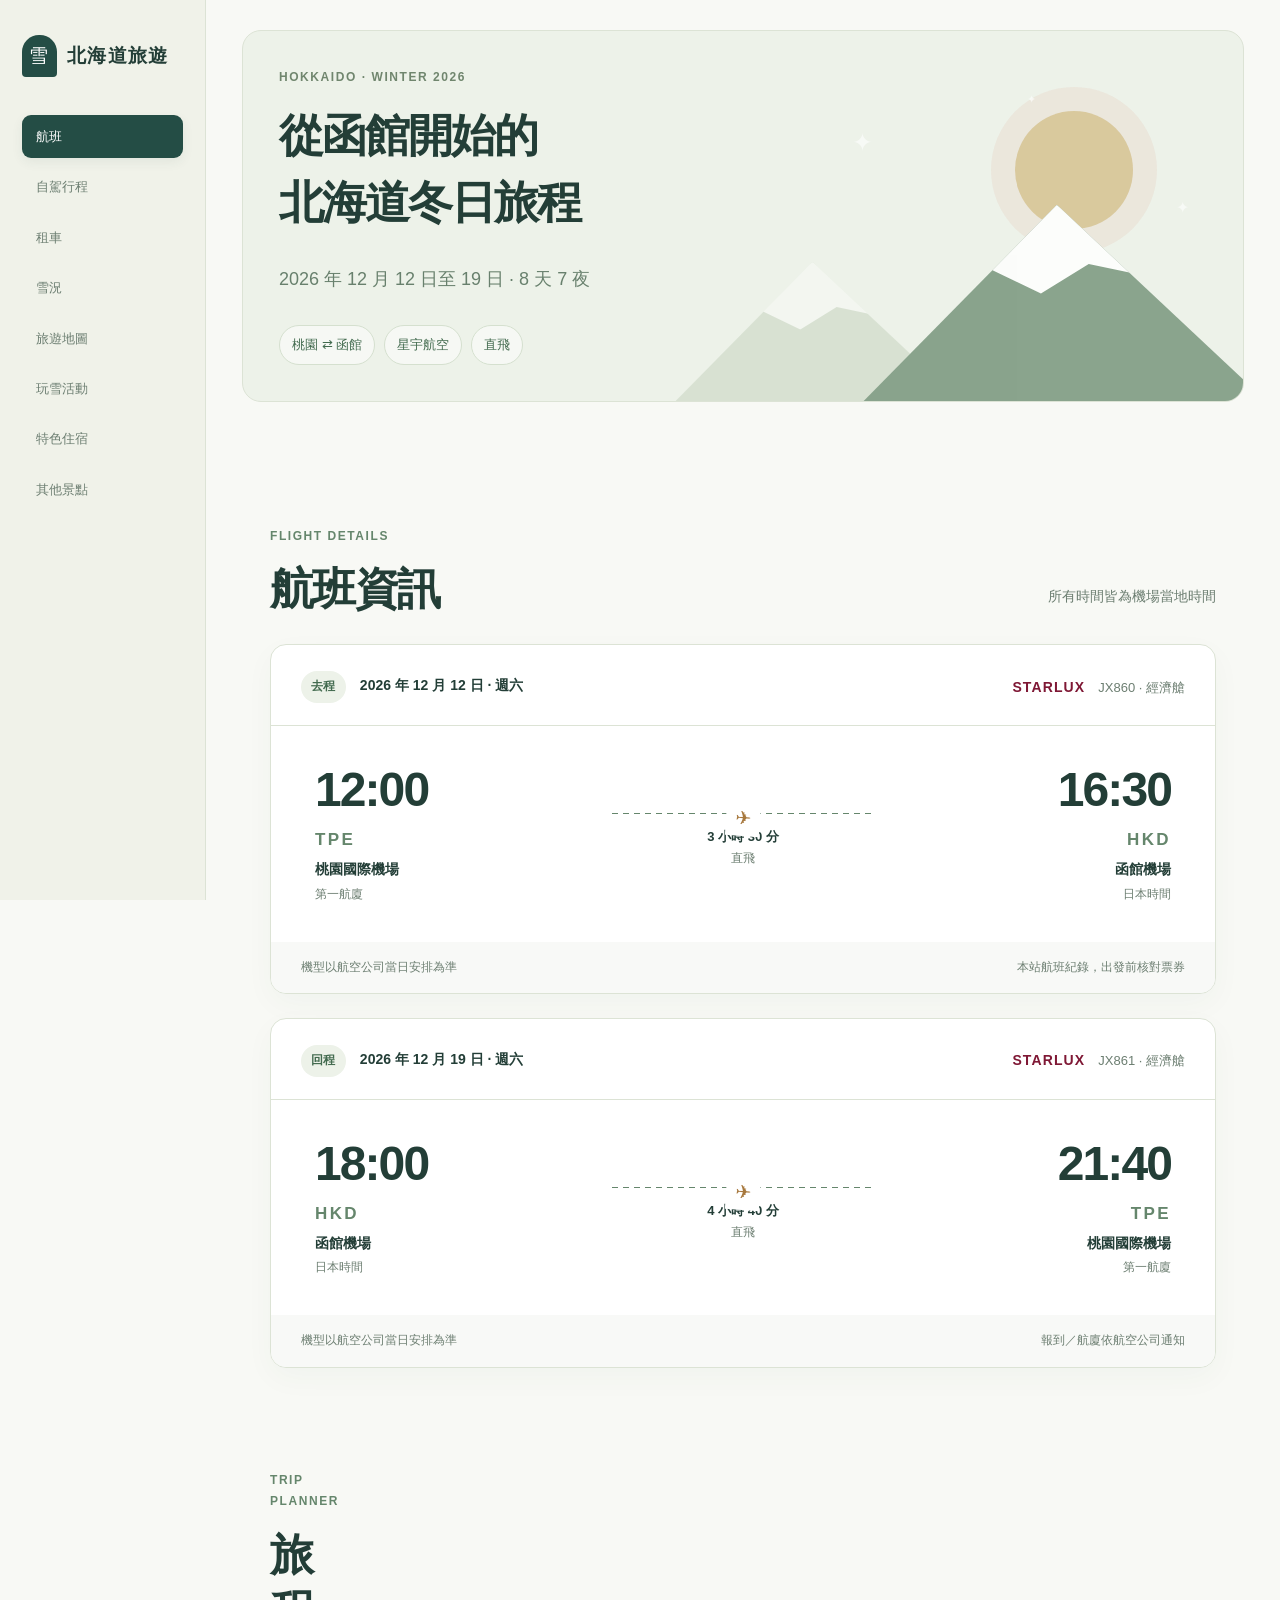
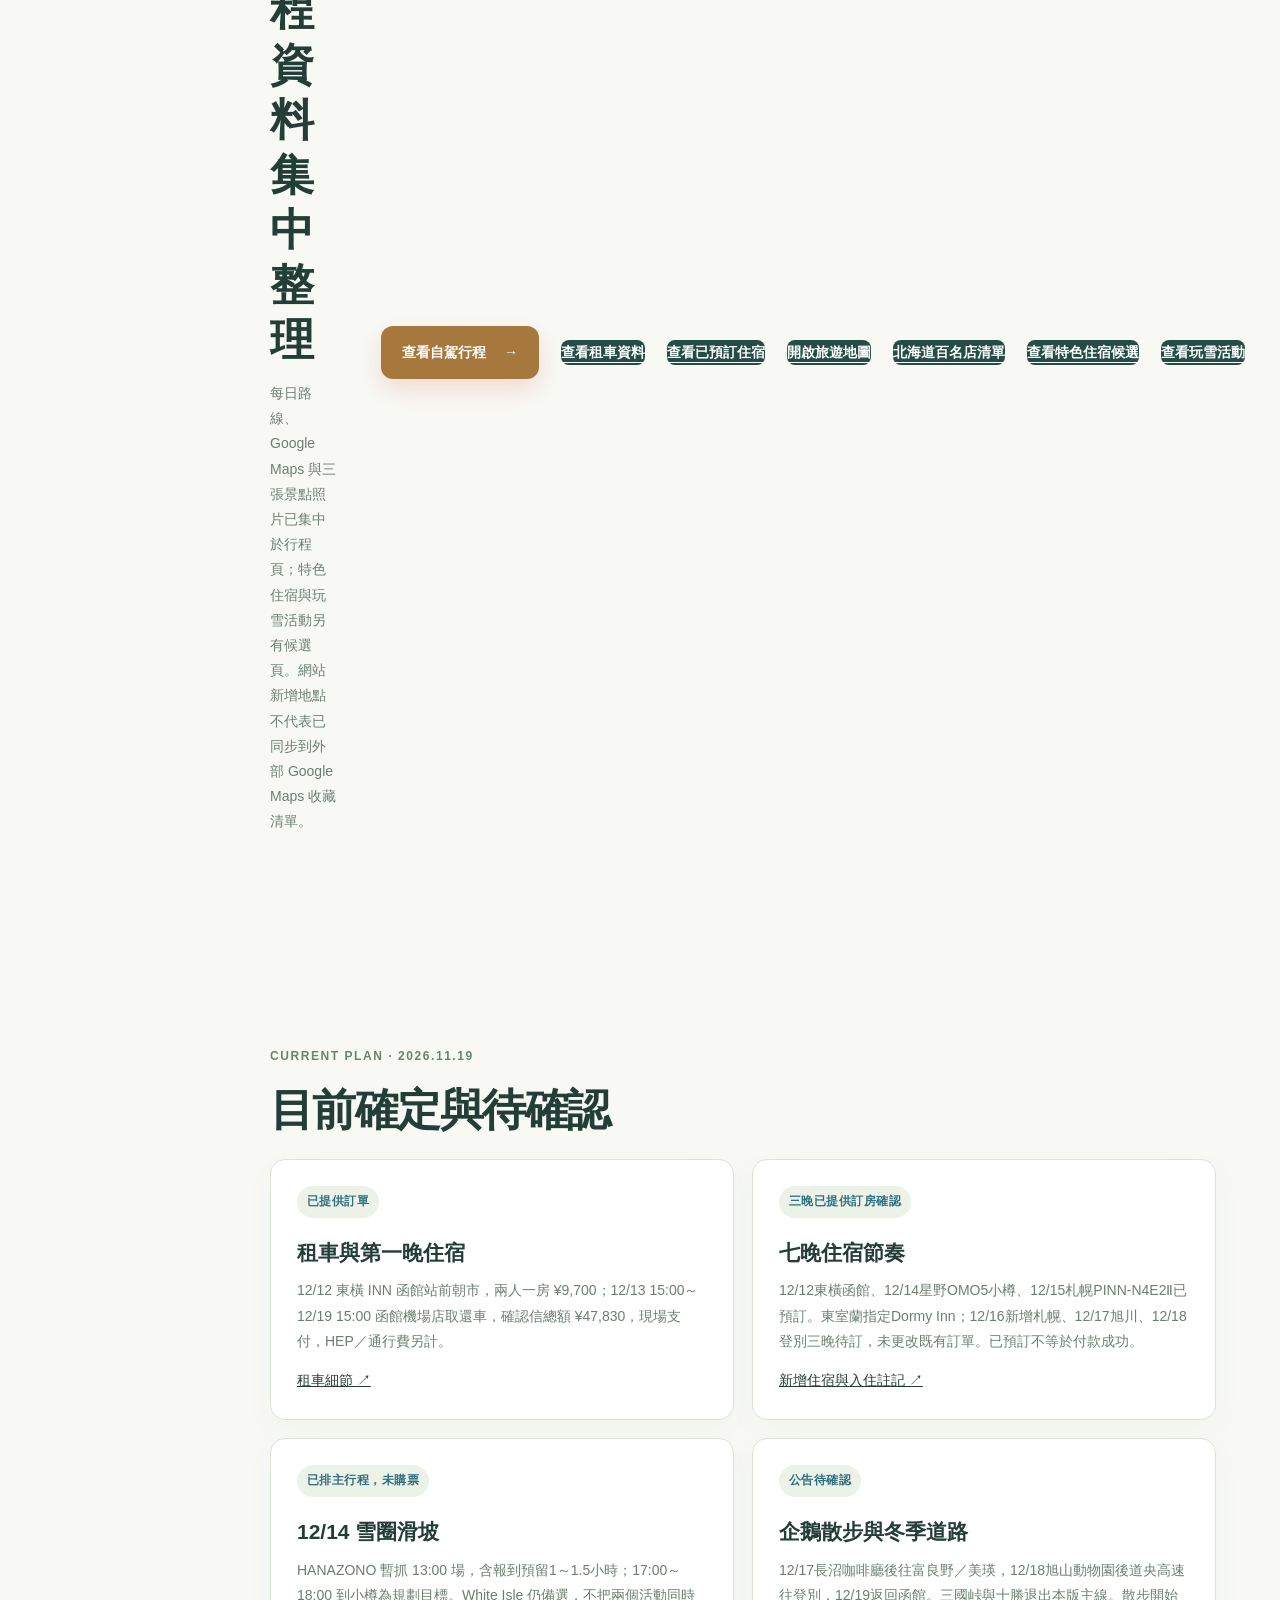
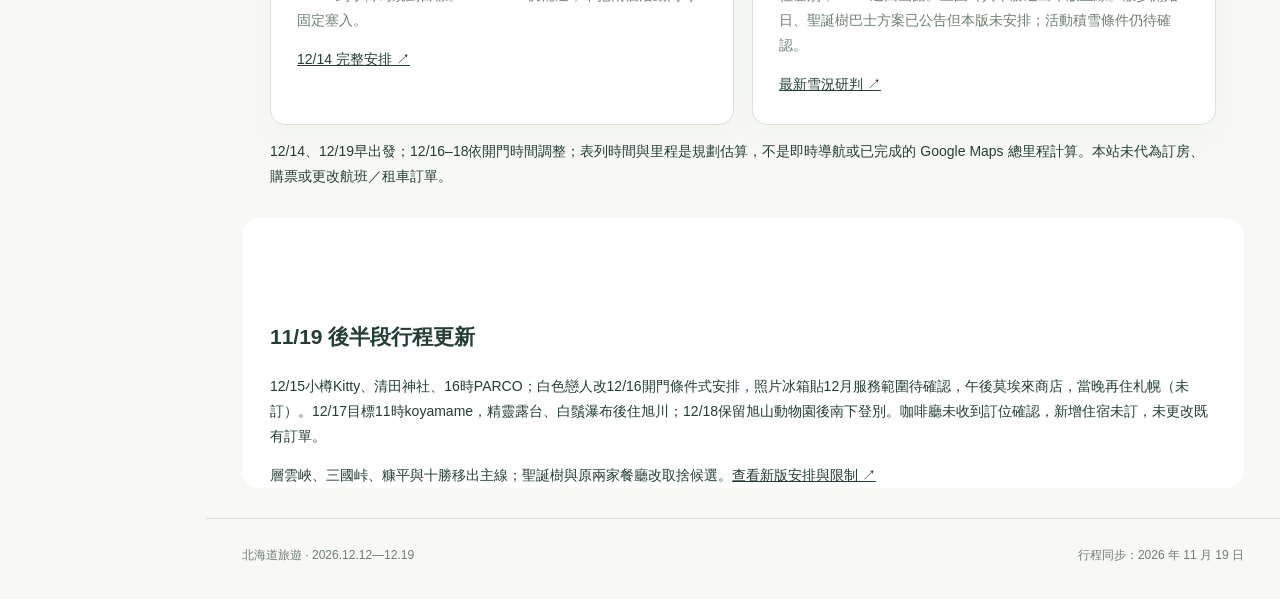
<file: index.html>
<!doctype html>
<html lang="zh-Hant">
<head>
  <meta charset="utf-8">
  <meta name="viewport" content="width=device-width, initial-scale=1">
  <meta name="description" content="2026 北海道旅遊航班與行程資訊">
  <meta name="theme-color" content="#153a4b">
  <title>北海道旅遊 2026｜航班資訊</title>
  <link rel="icon" href="favicon.svg" type="image/svg+xml">
  <link rel="stylesheet" href="styles.css?v=20261006-review">
  <link rel="stylesheet" href="site-theme.css?v=20261029p2">
</head>
<body>
  <a class="skip-link" href="#main">跳至主要內容</a>

  <header class="site-header">
    <a class="brand" href="index.html" aria-label="北海道旅遊首頁">
      <span class="brand-mark" aria-hidden="true">雪</span>
      <span>北海道旅遊</span>
    </a>
    <nav class="nav" aria-label="主要導覽">
      <a class="nav-link active" href="index.html" aria-current="page">航班</a>
      <a class="nav-link" href="itinerary.html">自駕行程</a>
      <a class="nav-link" href="rental.html">租車</a>
      <a class="nav-link" href="weather.html">雪況</a>
      <a class="nav-link" href="map.html">旅遊地圖</a>
      <a class="nav-link" href="snowmobile.html">玩雪活動</a>
      <a class="nav-link" href="stays.html">特色住宿</a>
      <a class="nav-link" href="other-places.html">其他景點</a>
    </nav>
  </header>

  <main id="main">
    <section class="hero">
      <div class="hero-content">
        <p class="eyebrow">HOKKAIDO · WINTER 2026</p>
        <h1>從函館開始的<br>北海道冬日旅程</h1>
        <p class="hero-copy">2026 年 12 月 12 日至 19 日 · 8 天 7 夜</p>
        <div class="hero-meta" aria-label="旅程摘要">
          <span>桃園 ⇄ 函館</span>
          <span>星宇航空</span>
          <span>直飛</span>
        </div>
      </div>
      <div class="hero-art" aria-hidden="true">
        <span class="sun"></span>
        <span class="mountain mountain-back"></span>
        <span class="mountain mountain-front"></span>
        <span class="snow snow-one">✦</span>
        <span class="snow snow-two">✦</span>
        <span class="snow snow-three">✦</span>
      </div>
    </section>

    <section class="content-section" aria-labelledby="flight-heading">
      <div class="section-heading">
        <div>
          <p class="eyebrow dark">FLIGHT DETAILS</p>
          <h2 id="flight-heading">航班資訊</h2>
        </div>
        <p class="section-note">所有時間皆為機場當地時間</p>
      </div>

      <div class="flight-grid">
        <article class="flight-card">
          <div class="flight-card-top">
            <div>
              <span class="direction-tag outbound">去程</span>
              <p class="flight-date">2026 年 12 月 12 日 · 週六</p>
            </div>
            <div class="airline">
              <strong>STARLUX</strong>
              <span>JX860 · 經濟艙</span>
            </div>
          </div>

          <div class="route" aria-label="桃園飛往函館">
            <div class="airport airport-origin">
              <time datetime="2026-12-12T12:00:00+08:00">12:00</time>
              <strong>TPE</strong>
              <span>桃園國際機場</span>
              <small>第一航廈</small>
            </div>
            <div class="route-line">
              <span class="plane" aria-hidden="true">✈</span>
              <span class="line"></span>
              <strong>3 小時 30 分</strong>
              <small>直飛</small>
            </div>
            <div class="airport airport-destination">
              <time datetime="2026-12-12T16:30:00+09:00">16:30</time>
              <strong>HKD</strong>
              <span>函館機場</span>
              <small>日本時間</small>
            </div>
          </div>

          <div class="flight-card-bottom">
            <span>機型以航空公司當日安排為準</span>
            <span>本站航班紀錄，出發前核對票券</span>
          </div>
        </article>

        <article class="flight-card">
          <div class="flight-card-top">
            <div>
              <span class="direction-tag inbound">回程</span>
              <p class="flight-date">2026 年 12 月 19 日 · 週六</p>
            </div>
            <div class="airline">
              <strong>STARLUX</strong>
              <span>JX861 · 經濟艙</span>
            </div>
          </div>

          <div class="route" aria-label="函館飛往桃園">
            <div class="airport airport-origin">
              <time datetime="2026-12-19T18:00:00+09:00">18:00</time>
              <strong>HKD</strong>
              <span>函館機場</span>
              <small>日本時間</small>
            </div>
            <div class="route-line">
              <span class="plane" aria-hidden="true">✈</span>
              <span class="line"></span>
              <strong>4 小時 40 分</strong>
              <small>直飛</small>
            </div>
            <div class="airport airport-destination">
              <time datetime="2026-12-19T21:40:00+08:00">21:40</time>
              <strong>TPE</strong>
              <span>桃園國際機場</span>
              <small>第一航廈</small>
            </div>
          </div>

          <div class="flight-card-bottom">
            <span>機型以航空公司當日安排為準</span>
            <span>報到／航廈依航空公司通知</span>
          </div>
        </article>
      </div>
    </section>

    <section class="quick-section" aria-labelledby="quick-heading">
      <div class="quick-copy">
        <p class="eyebrow dark">TRIP PLANNER</p>
        <h2 id="quick-heading">旅程資料集中整理</h2>
        <p>每日路線、Google Maps 與三張景點照片已集中於行程頁；特色住宿與玩雪活動另有候選頁。網站新增地點不代表已同步到外部 Google Maps 收藏清單。</p>
      </div>
      <div class="quick-actions">
        <a class="primary-button" href="itinerary.html">
          查看自駕行程
          <span aria-hidden="true">→</span>
        </a>
        <a class="text-button" href="rental.html">查看租車資料</a>
        <a class="text-button" href="itinerary.html#hotel-booking">查看已預訂住宿</a>
        <a class="text-button" href="map.html">開啟旅遊地圖</a>
        <a class="text-button" href="map.html#hyakumeiten-list">北海道百名店清單</a>
        <a class="text-button" href="stays.html">查看特色住宿候選</a>
        <a class="text-button" href="snowmobile.html">查看玩雪活動</a>
      </div>
    </section>
    <section class="content-section" aria-labelledby="latest-heading">
      <div class="section-heading compact"><div><p class="eyebrow dark">CURRENT PLAN · 2026.11.19</p><h2 id="latest-heading">目前確定與待確認</h2></div></div>
      <div class="place-grid">
        <article class="place-card"><span class="place-type">已提供訂單</span><h3>租車與第一晚住宿</h3><p>12/12 東橫 INN 函館站前朝市，兩人一房 ¥9,700；12/13 15:00～12/19 15:00 函館機場店取還車，確認信總額 ¥47,830，現場支付，HEP／通行費另計。</p><a href="rental.html">租車細節 ↗</a></article>
        <article class="place-card"><span class="place-type">三晚已提供訂房確認</span><h3>七晚住宿節奏</h3><p>12/12東橫函館、12/14星野OMO5小樽、12/15札幌PINN-N4E2Ⅱ已預訂。東室蘭指定Dormy Inn；12/16新增札幌、12/17旭川、12/18登別三晚待訂，未更改既有訂單。已預訂不等於付款成功。</p><a href="itinerary.html#confirmed-stays">新增住宿與入住註記 ↗</a></article>
        <article class="place-card"><span class="place-type">已排主行程，未購票</span><h3>12/14 雪圈滑坡</h3><p>HANAZONO 暫抓 13:00 場，含報到預留1～1.5小時；17:00～18:00 到小樽為規劃目標。White Isle 仍備選，不把兩個活動同時固定塞入。</p><a href="itinerary.html#day-3">12/14 完整安排 ↗</a></article>
        <article class="place-card"><span class="place-type">公告待確認</span><h3>企鵝散步與冬季道路</h3><p>12/17長沼咖啡廳後往富良野／美瑛，12/18旭山動物園後道央高速往登別，12/19返回函館。三國峠與十勝退出本版主線。散步開始日、聖誕樹巴士方案已公告但本版未安排；活動積雪條件仍待確認。</p><a href="weather.html">最新雪況研判 ↗</a></article>
      </div>
      <p>12/14、12/19早出發；12/16–18依開門時間調整；表列時間與里程是規劃估算，不是即時導航或已完成的 Google Maps 總里程計算。本站未代為訂房、購票或更改航班／租車訂單。</p>
    </section>
  <section class="rental-section" aria-labelledby="latest-sync"><h2 id="latest-sync">11/19 後半段行程更新</h2><p>12/15小樽Kitty、清田神社、16時PARCO；白色戀人改12/16開門條件式安排，照片冰箱貼12月服務範圍待確認，午後莫埃來商店，當晚再住札幌（未訂）。12/17目標11時koyamame，精靈露台、白鬚瀑布後住旭川；12/18保留旭山動物園後南下登別。咖啡廳未收到訂位確認，新增住宿未訂，未更改既有訂單。</p><p>層雲峽、三國峠、糠平與十勝移出主線；聖誕樹與原兩家餐廳改取捨候選。<a href="itinerary.html#nov19-update">查看新版安排與限制 ↗</a></p></section>
  </main>

  <footer class="footer">
    <p>北海道旅遊 · 2026.12.12—12.19</p>
    <p>行程同步：2026 年 11 月 19 日</p>
  </footer>
</body>
</html>
</file>
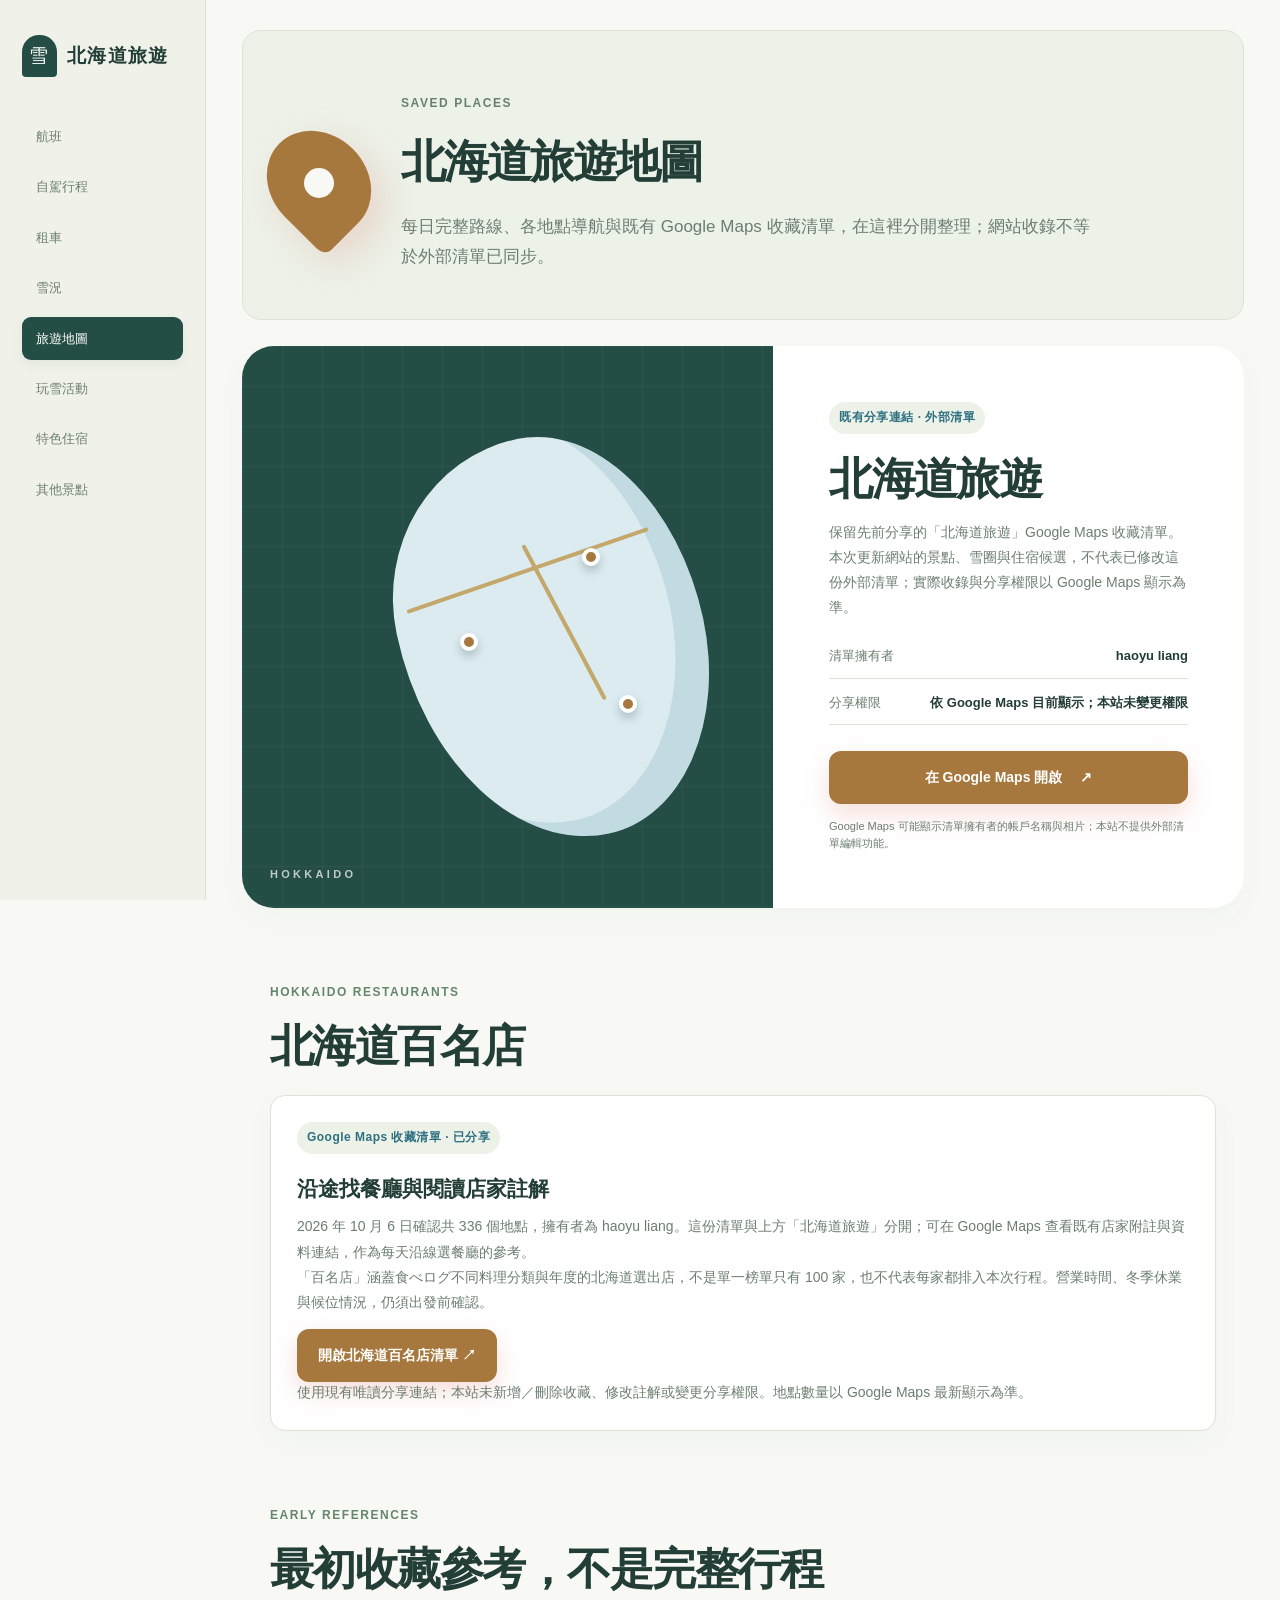
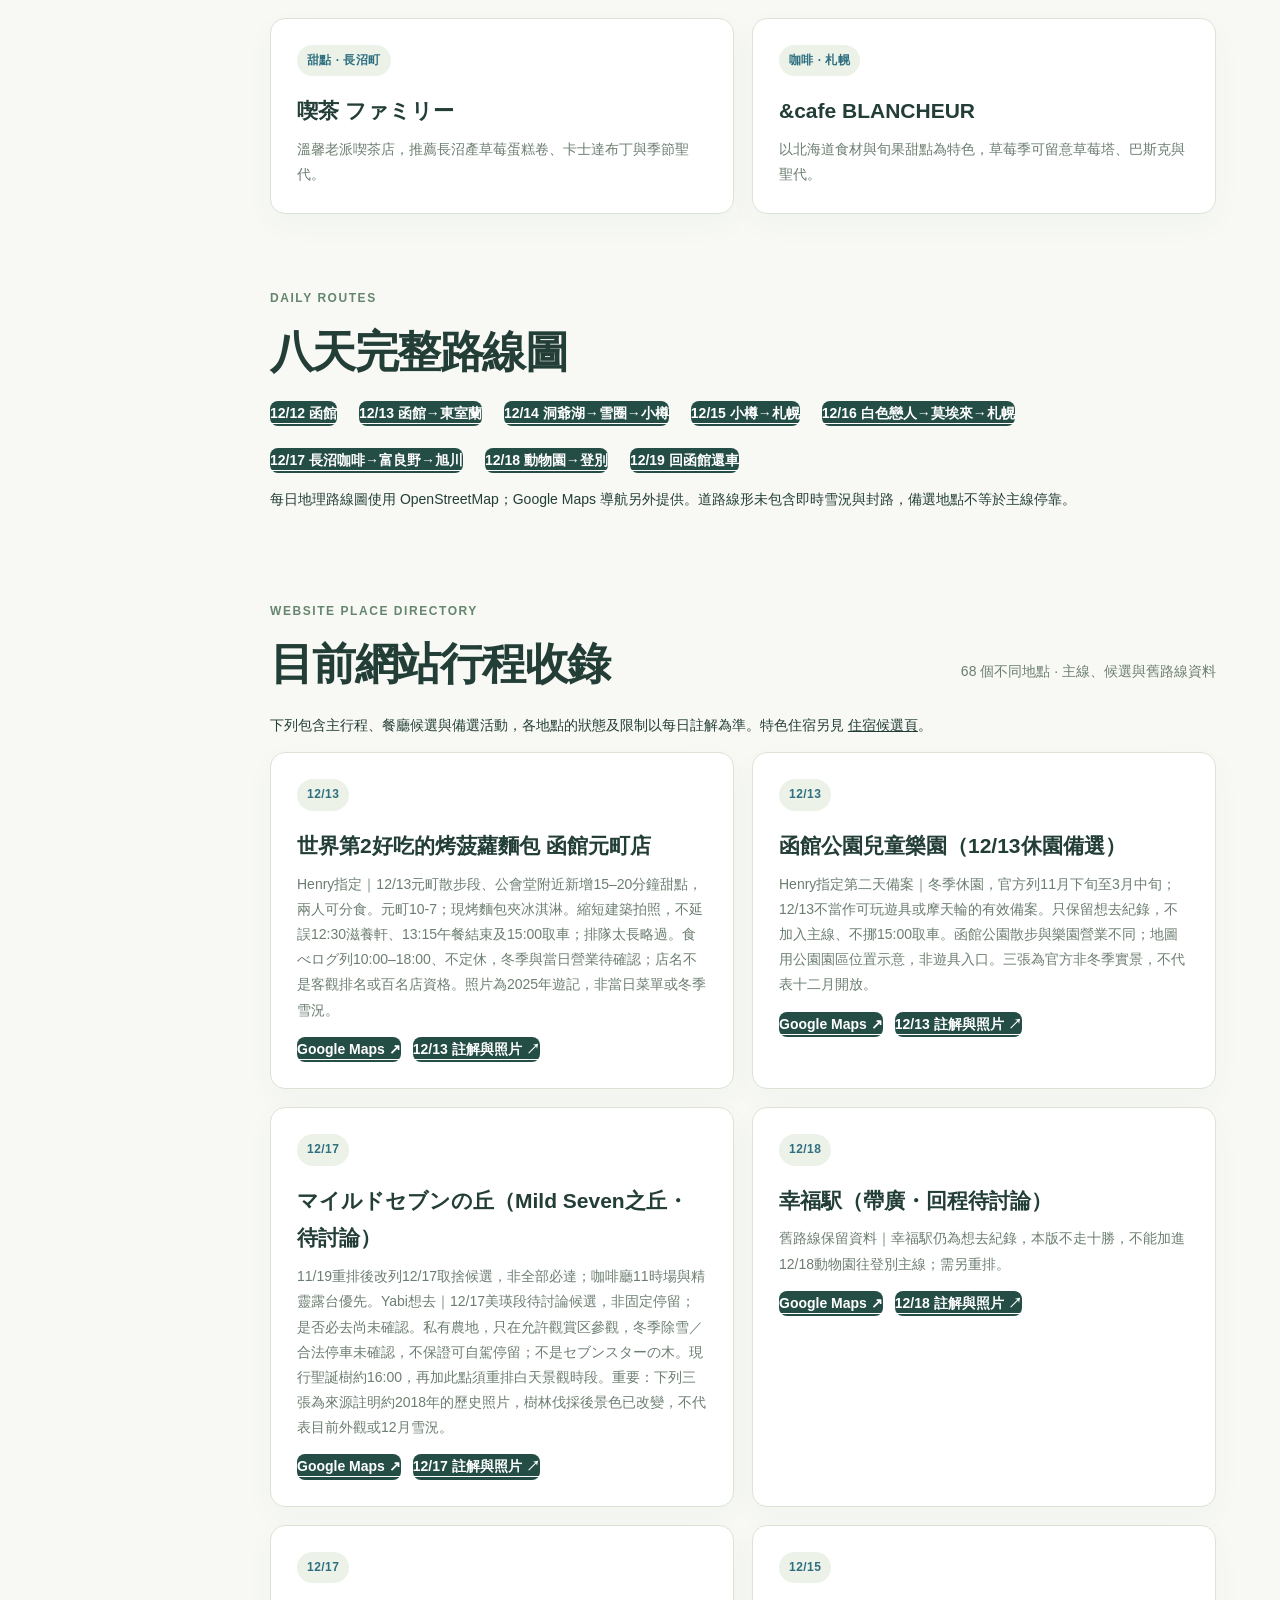
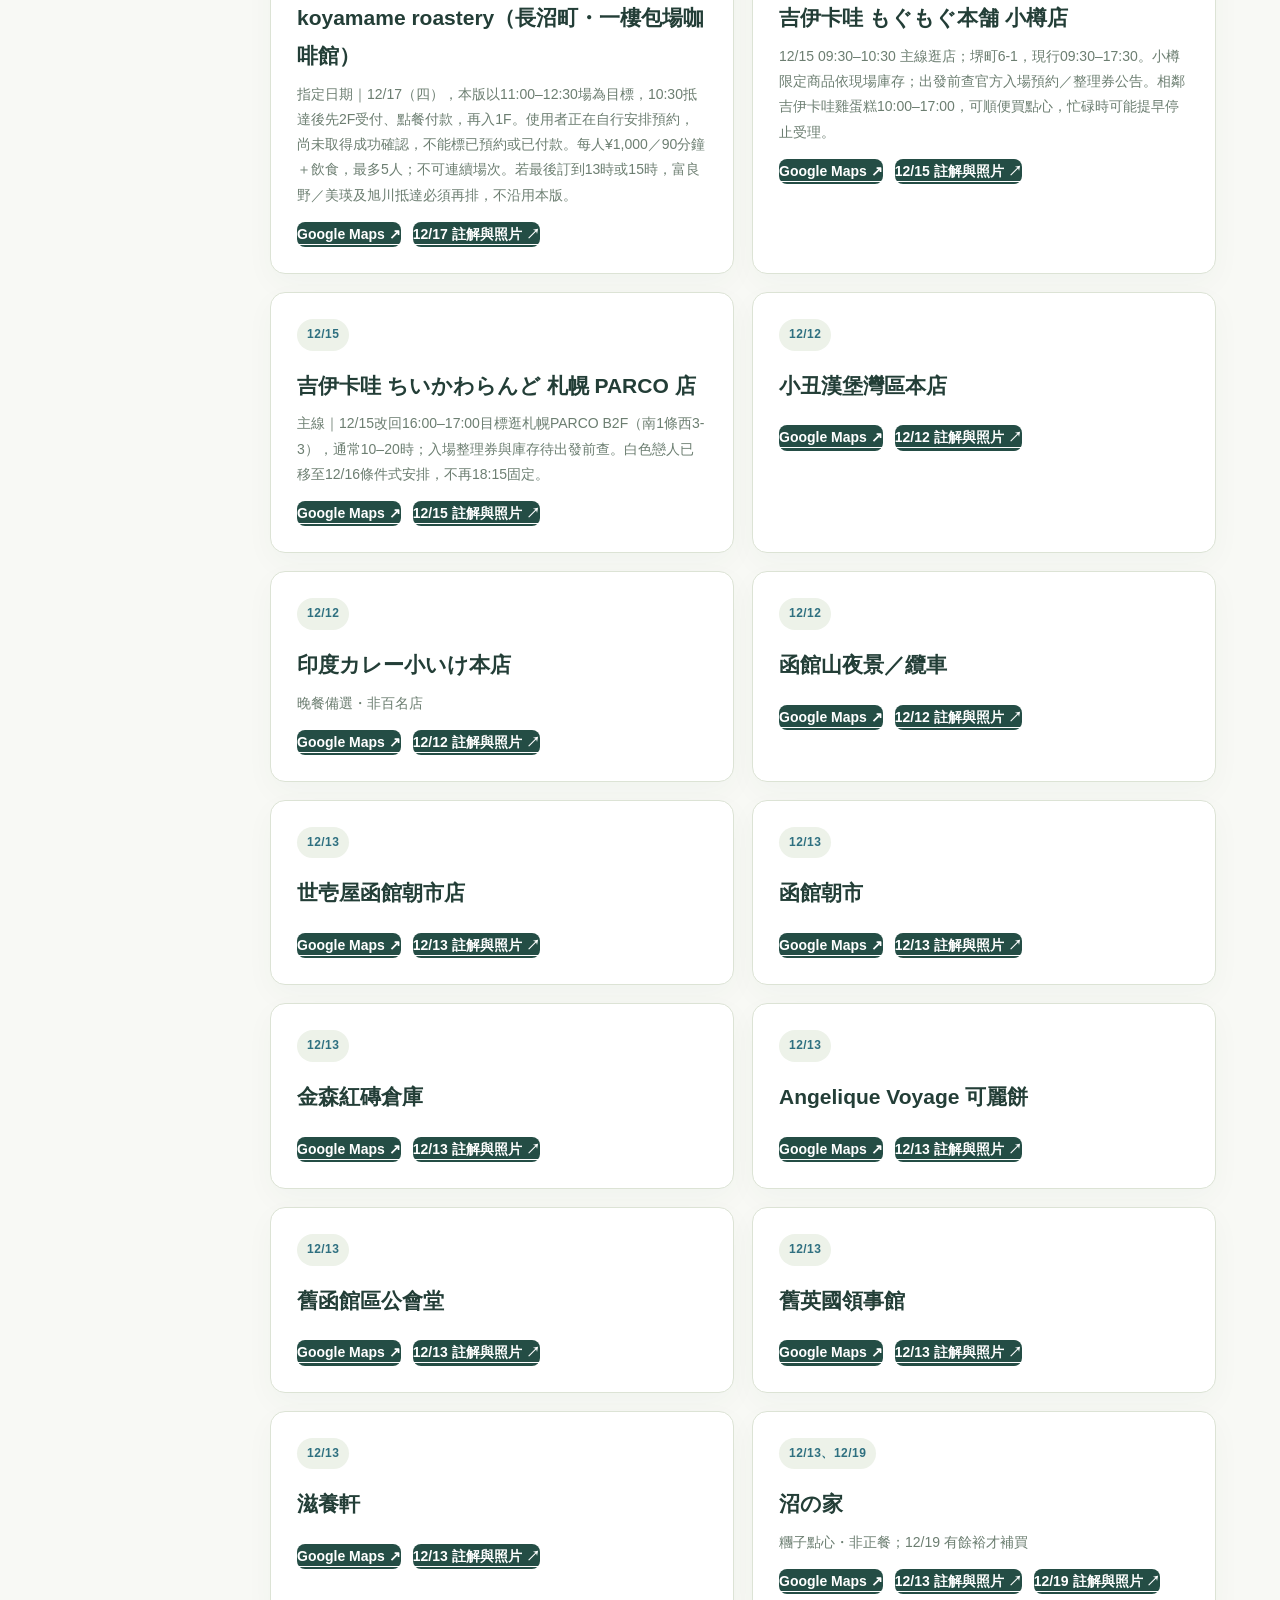
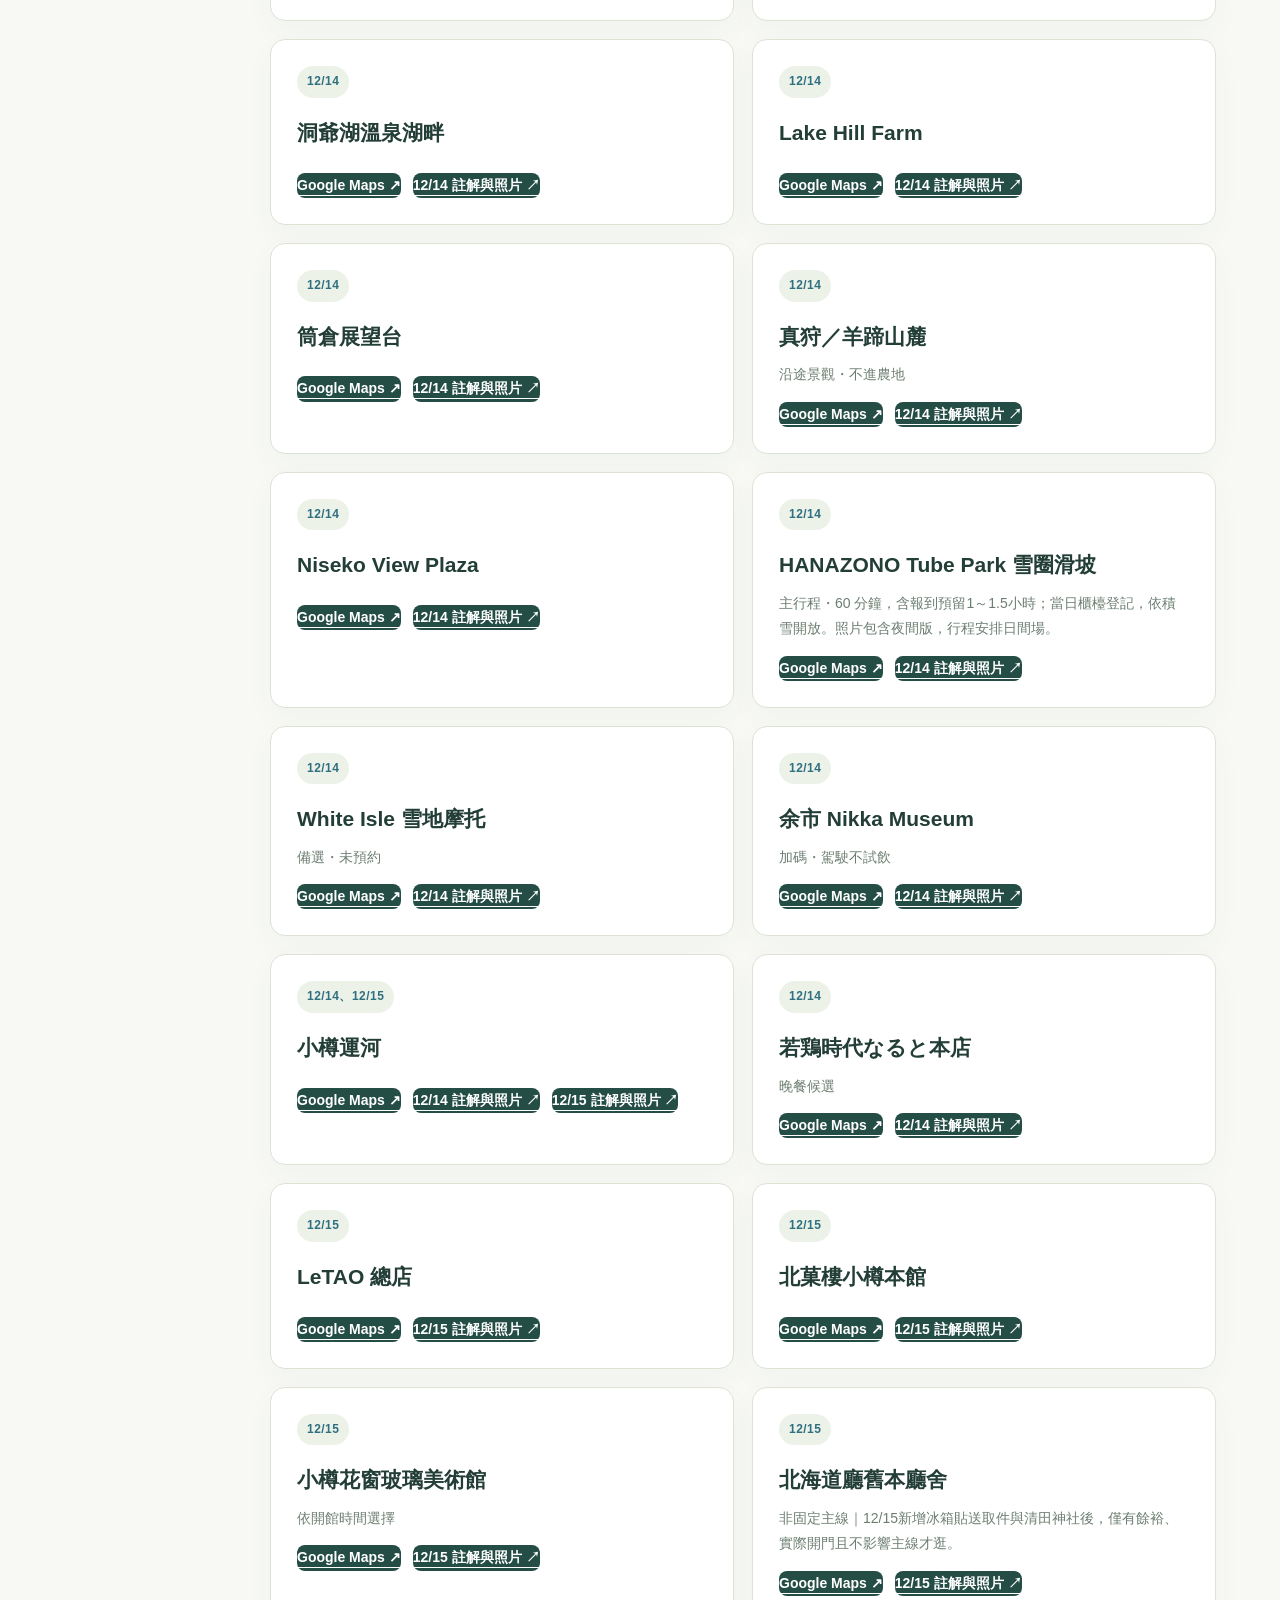
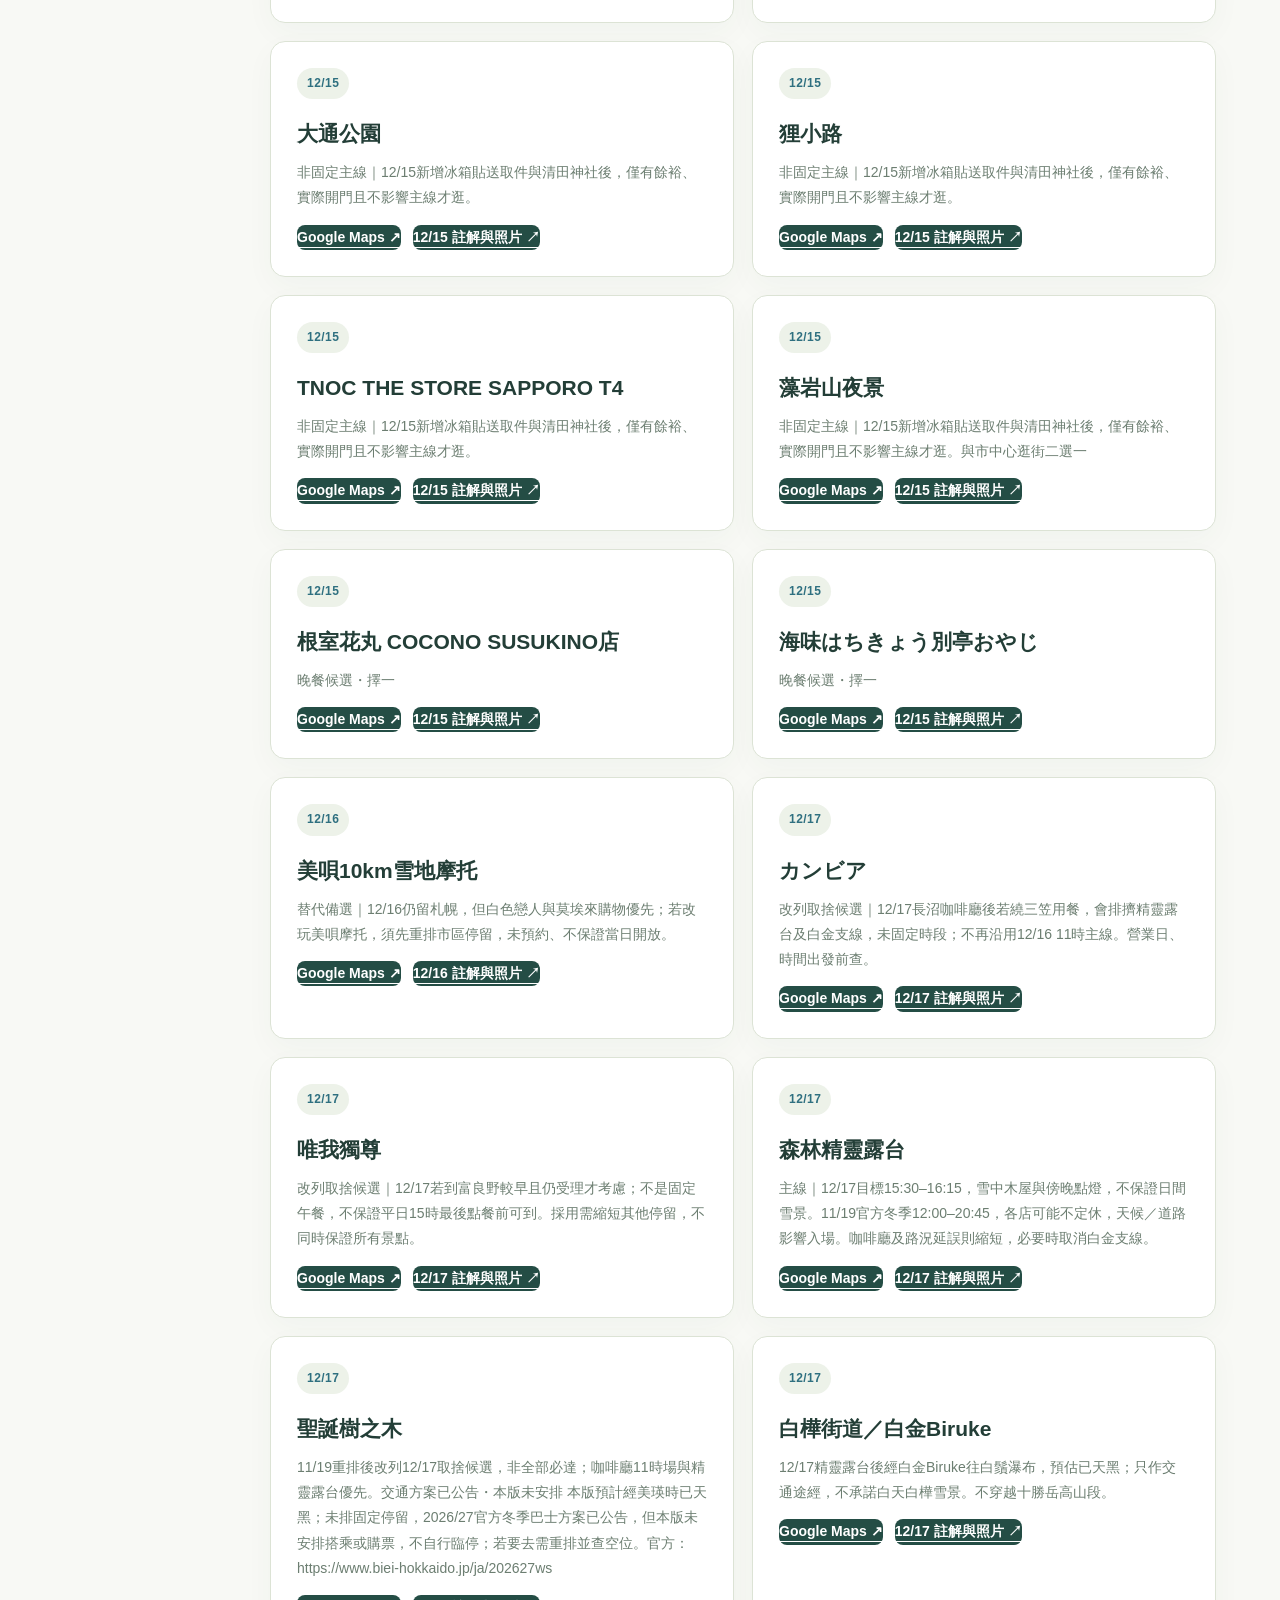
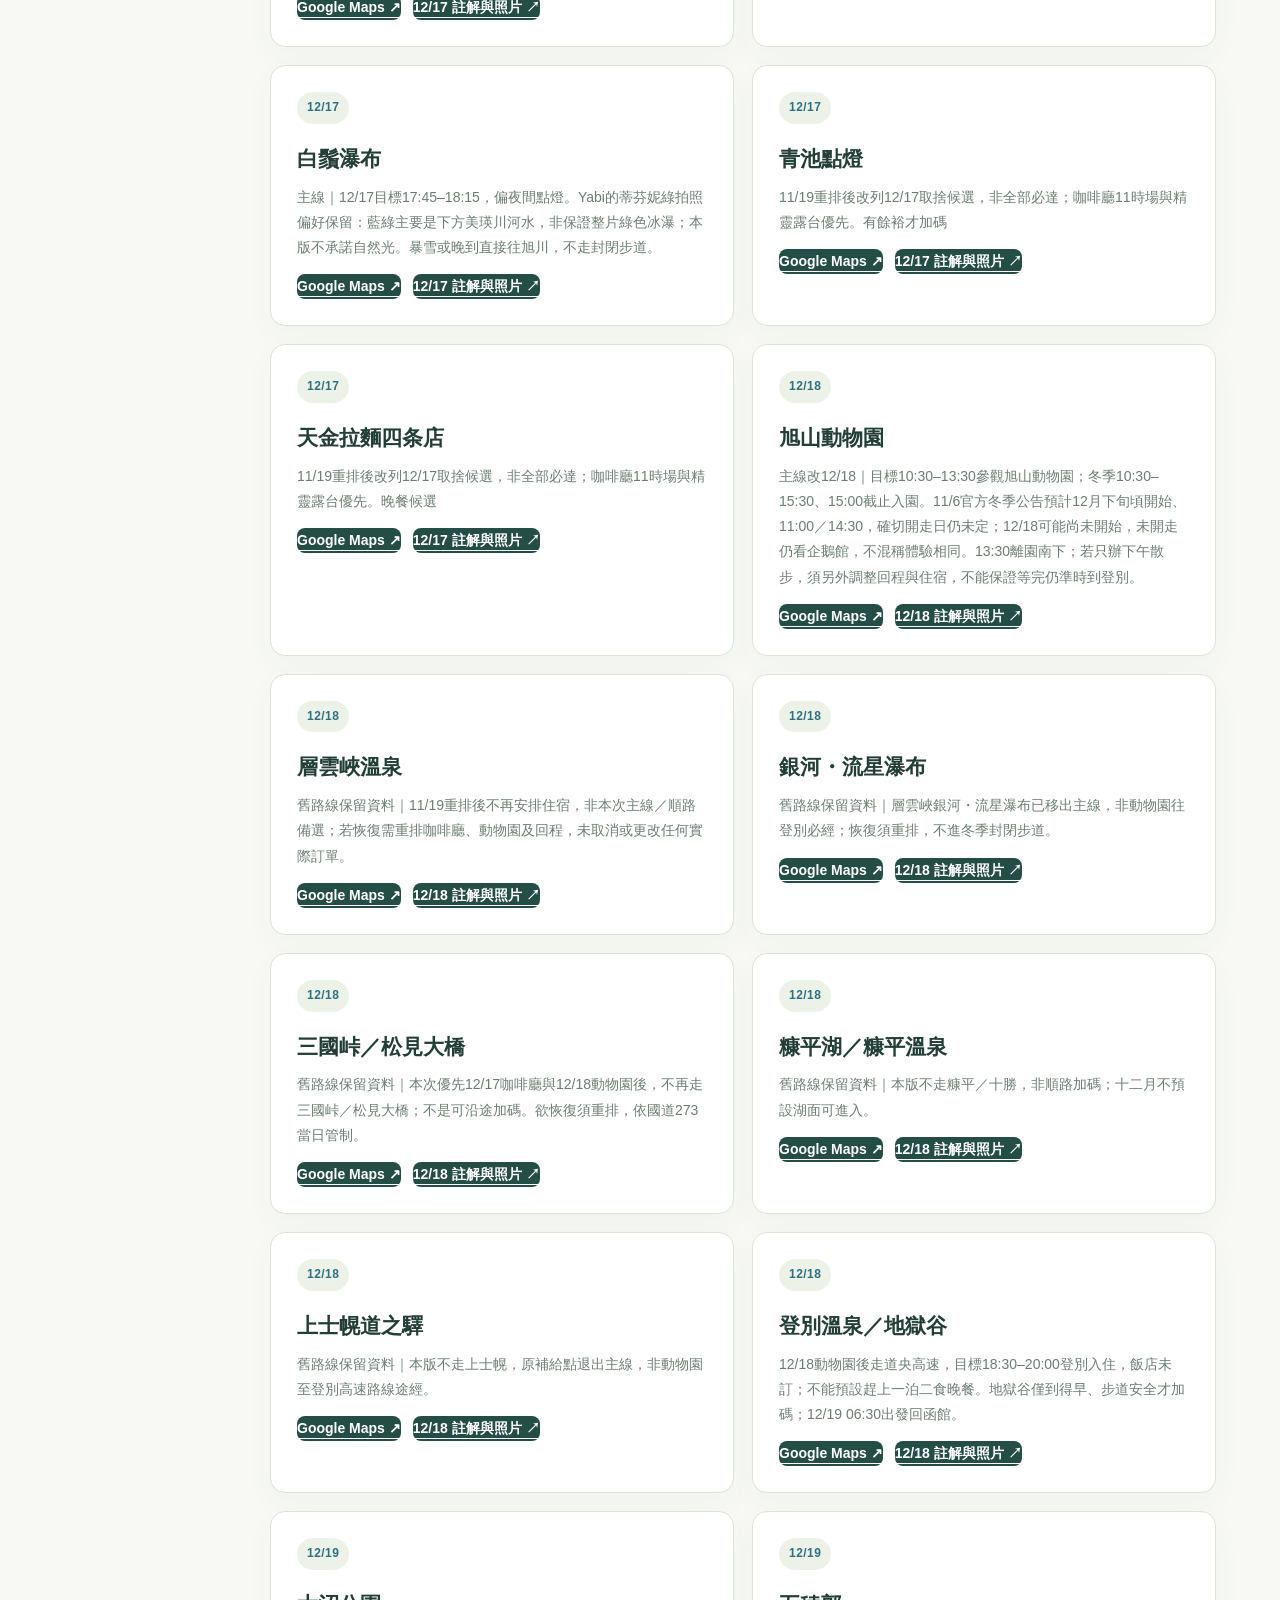
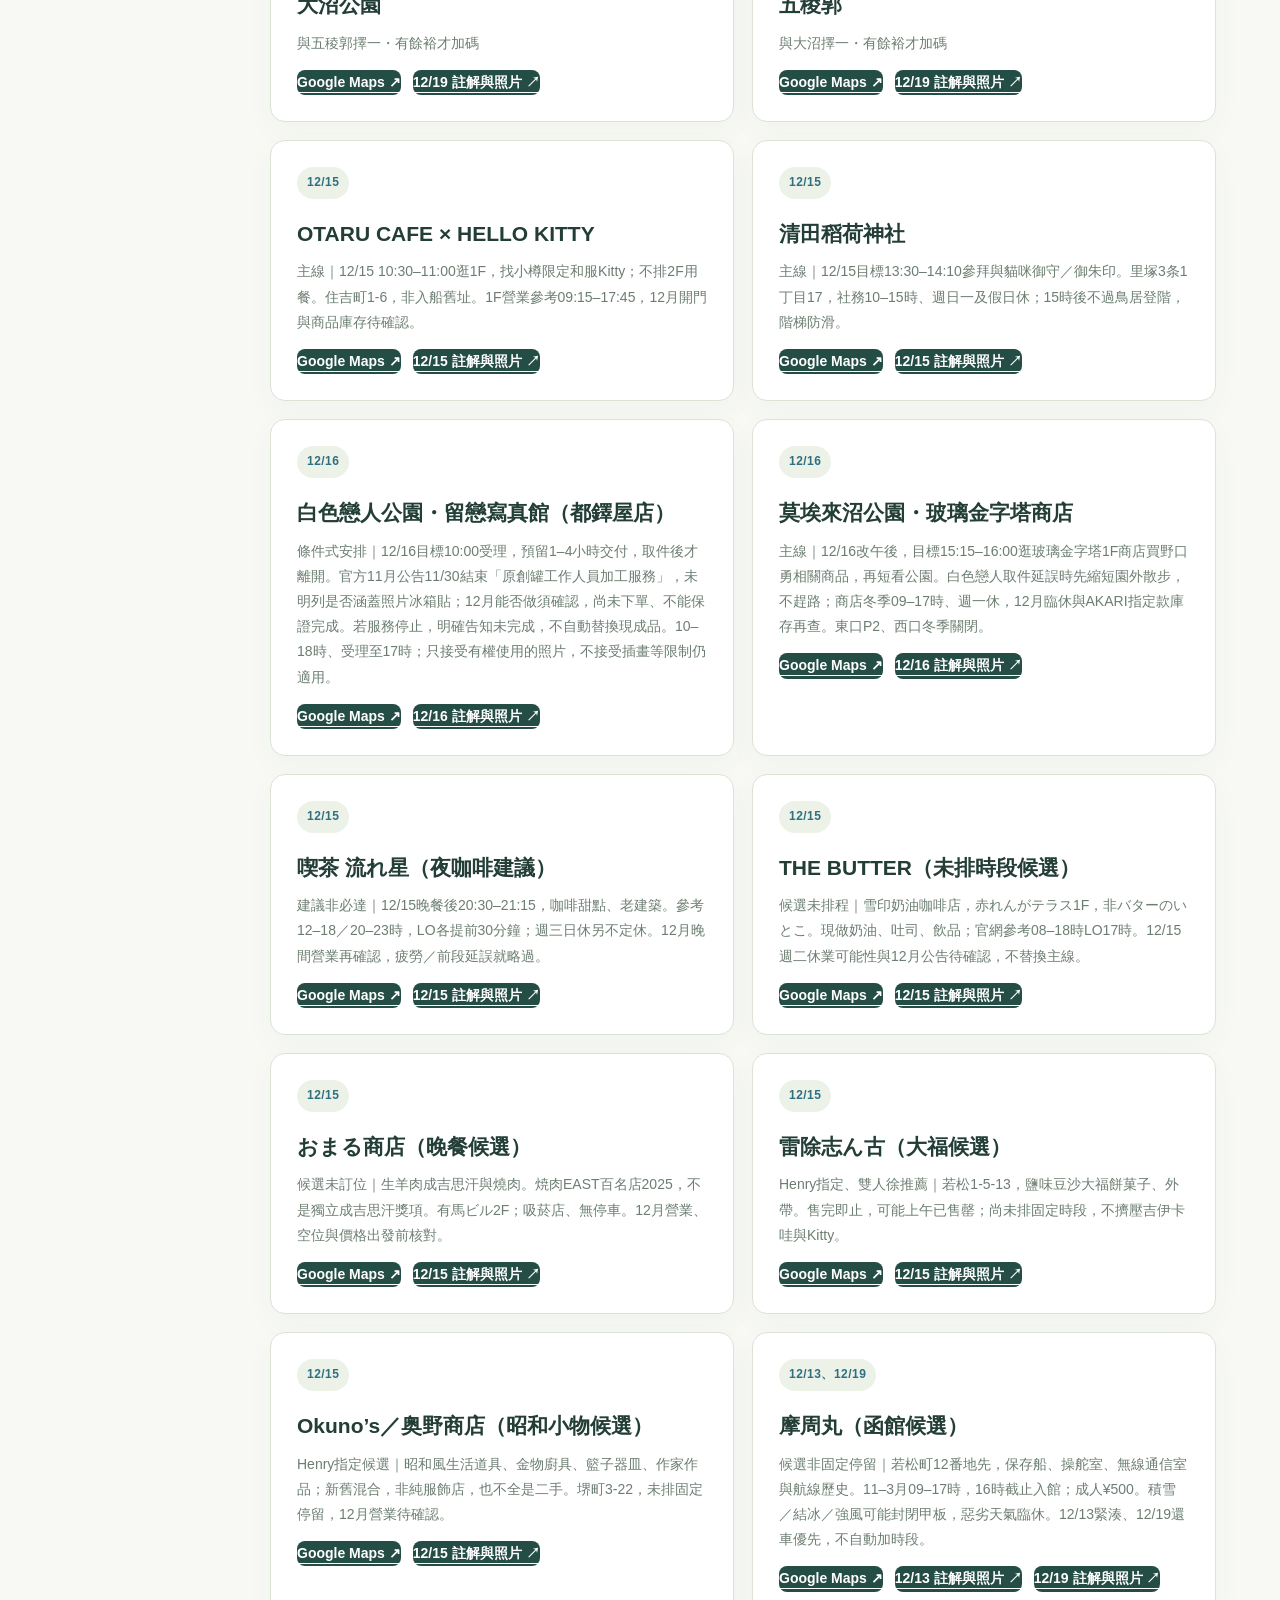
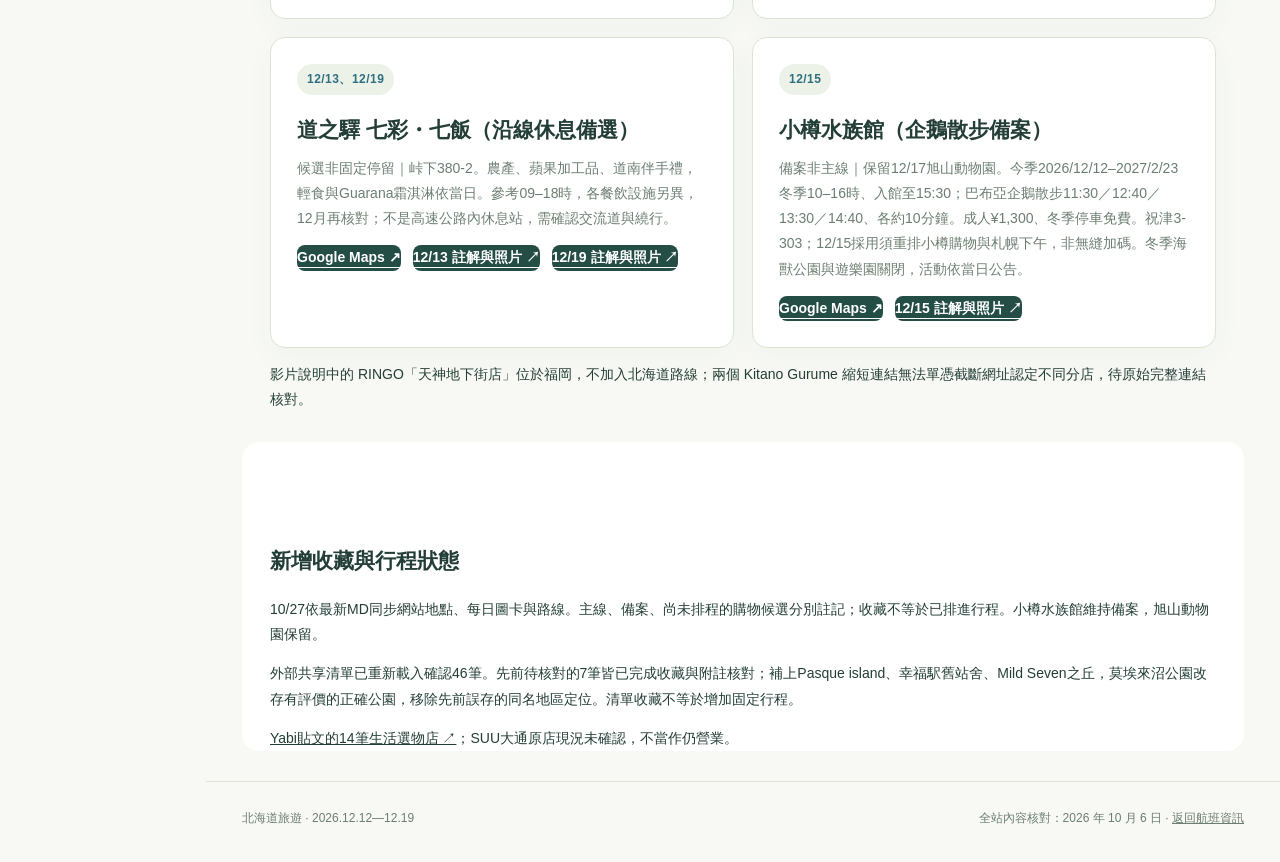
<file: map.html>
<!doctype html>
<html lang="zh-Hant">
<head>
  <meta charset="utf-8">
  <meta name="viewport" content="width=device-width, initial-scale=1">
  <meta name="description" content="2026 北海道旅遊 Google Maps 地點清單">
  <meta name="theme-color" content="#153a4b">
  <title>北海道旅遊 2026｜旅遊地圖</title>
  <link rel="icon" href="favicon.svg" type="image/svg+xml">
  <link rel="stylesheet" href="styles.css?v=20261006-review">
  <link rel="stylesheet" href="site-theme.css?v=20261029p2">
  <script src="itinerary-places.js?v=20261119" defer></script>
  <script src="map-directory.js" defer></script>
</head>
<body>
  <a class="skip-link" href="#main">跳至主要內容</a>

  <header class="site-header">
    <a class="brand" href="index.html" aria-label="北海道旅遊首頁">
      <span class="brand-mark" aria-hidden="true">雪</span>
      <span>北海道旅遊</span>
    </a>
    <nav class="nav" aria-label="主要導覽">
      <a class="nav-link" href="index.html">航班</a>
      <a class="nav-link" href="itinerary.html">自駕行程</a>
      <a class="nav-link" href="rental.html">租車</a>
      <a class="nav-link" href="weather.html">雪況</a>
      <a class="nav-link active" href="map.html" aria-current="page">旅遊地圖</a>
      <a class="nav-link" href="snowmobile.html">玩雪活動</a>
      <a class="nav-link" href="stays.html">特色住宿</a>
      <a class="nav-link" href="other-places.html">其他景點</a>
    </nav>
  </header>

  <main id="main" class="map-main">
    <section class="map-hero">
      <div class="map-pin" aria-hidden="true">
        <span></span>
      </div>
      <div>
        <p class="eyebrow">SAVED PLACES</p>
        <h1>北海道旅遊地圖</h1>
        <p>每日完整路線、各地點導航與既有 Google Maps 收藏清單，在這裡分開整理；網站收錄不等於外部清單已同步。</p>
      </div>
    </section>

    <section class="map-card" aria-labelledby="map-card-heading">
      <div class="map-card-art" aria-hidden="true">
        <span class="road road-one"></span>
        <span class="road road-two"></span>
        <span class="dot dot-one"></span>
        <span class="dot dot-two"></span>
        <span class="dot dot-three"></span>
        <span class="map-label">HOKKAIDO</span>
      </div>
      <div class="map-card-content">
        <span class="status-badge">既有分享連結 · 外部清單</span>
        <h2 id="map-card-heading">北海道旅遊</h2>
        <p>保留先前分享的「北海道旅遊」Google Maps 收藏清單。本次更新網站的景點、雪圈與住宿候選，不代表已修改這份外部清單；實際收錄與分享權限以 Google Maps 顯示為準。</p>
        <dl class="map-facts">
          <div>
            <dt>清單擁有者</dt>
            <dd>haoyu liang</dd>
          </div>
          <div>
            <dt>分享權限</dt>
            <dd>依 Google Maps 目前顯示；本站未變更權限</dd>
          </div>
        </dl>
        <a class="primary-button wide" href="https://maps.app.goo.gl/SqKRLP3XDSe2Le6X7" target="_blank" rel="noopener noreferrer">
          在 Google Maps 開啟
          <span aria-hidden="true">↗</span>
        </a>
        <p class="privacy-note">Google Maps 可能顯示清單擁有者的帳戶名稱與相片；本站不提供外部清單編輯功能。</p>
      </div>
    </section>

    <section class="saved-preview" id="hyakumeiten-list" aria-labelledby="hyakumeiten-heading">
      <div class="section-heading compact">
        <div><p class="eyebrow dark">HOKKAIDO RESTAURANTS</p><h2 id="hyakumeiten-heading">北海道百名店</h2></div>
      </div>
      <article class="place-card">
        <span class="place-type">Google Maps 收藏清單 · 已分享</span>
        <h3>沿途找餐廳與閱讀店家註解</h3>
        <p>2026 年 10 月 6 日確認共 336 個地點，擁有者為 haoyu liang。這份清單與上方「北海道旅遊」分開；可在 Google Maps 查看既有店家附註與資料連結，作為每天沿線選餐廳的參考。</p>
        <p>「百名店」涵蓋食べログ不同料理分類與年度的北海道選出店，不是單一榜單只有 100 家，也不代表每家都排入本次行程。營業時間、冬季休業與候位情況，仍須出發前確認。</p>
        <a class="primary-button" href="https://maps.app.goo.gl/fXN8q8b5jq3vrfaE8" target="_blank" rel="noopener noreferrer">開啟北海道百名店清單 <span aria-hidden="true">↗</span></a>
        <p class="privacy-note">使用現有唯讀分享連結；本站未新增／刪除收藏、修改註解或變更分享權限。地點數量以 Google Maps 最新顯示為準。</p>
      </article>
    </section>

    <section class="saved-preview" aria-labelledby="saved-heading">
      <div class="section-heading compact">
        <div>
          <p class="eyebrow dark">EARLY REFERENCES</p>
          <h2 id="saved-heading">最初收藏參考，不是完整行程</h2>
        </div>
      </div>
      <div class="place-grid">
        <article class="place-card">
          <span class="place-type">甜點 · 長沼町</span>
          <h3>喫茶 ファミリー</h3>
          <p>溫馨老派喫茶店，推薦長沼產草莓蛋糕卷、卡士達布丁與季節聖代。</p>
        </article>
        <article class="place-card">
          <span class="place-type">咖啡 · 札幌</span>
          <h3>&amp;cafe BLANCHEUR</h3>
          <p>以北海道食材與旬果甜點為特色，草莓季可留意草莓塔、巴斯克與聖代。</p>
        </article>
      </div>
    </section>
    <section class="saved-preview" aria-labelledby="routes-heading">
      <div class="section-heading compact"><div><p class="eyebrow dark">DAILY ROUTES</p><h2 id="routes-heading">八天完整路線圖</h2></div></div>
      <div class="quick-actions">
        <a class="text-button" href="itinerary.html#day-1">12/12 函館</a><a class="text-button" href="itinerary.html#day-2">12/13 函館→東室蘭</a><a class="text-button" href="itinerary.html#day-3">12/14 洞爺湖→雪圈→小樽</a><a class="text-button" href="itinerary.html#day-4">12/15 小樽→札幌</a><a class="text-button" href="itinerary.html#day-5">12/16 白色戀人→莫埃來→札幌</a><a class="text-button" href="itinerary.html#day-6">12/17 長沼咖啡→富良野→旭川</a><a class="text-button" href="itinerary.html#day-7">12/18 動物園→登別</a><a class="text-button" href="itinerary.html#day-8">12/19 回函館還車</a>
      </div>
      <p>每日地理路線圖使用 OpenStreetMap；Google Maps 導航另外提供。道路線形未包含即時雪況與封路，備選地點不等於主線停靠。</p>
    </section>
    <section class="saved-preview" aria-labelledby="directory-heading">
      <div class="section-heading compact"><div><p class="eyebrow dark">WEBSITE PLACE DIRECTORY</p><h2 id="directory-heading">目前網站行程收錄</h2></div><p id="directory-count" class="section-note">依每日行程資料載入</p></div>
      <p>下列包含主行程、餐廳候選與備選活動，各地點的狀態及限制以每日註解為準。特色住宿另見 <a href="stays.html">住宿候選頁</a>。</p>
      <div class="place-grid" id="place-directory"></div>
      <noscript><p>請啟用 JavaScript 查看完整地點目錄；或直接開啟 <a href="itinerary.html">每日行程</a> 閱讀。</p></noscript>
      <p>影片說明中的 RINGO「天神地下街店」位於福岡，不加入北海道路線；兩個 Kitano Gurume 縮短連結無法單憑截斷網址認定不同分店，待原始完整連結核對。</p>
    </section>
<section class="rental-section"><h2>新增收藏與行程狀態</h2><p>10/27依最新MD同步網站地點、每日圖卡與路線。主線、備案、尚未排程的購物候選分別註記；收藏不等於已排進行程。小樽水族館維持備案，旭山動物園保留。</p><p>外部共享清單已重新載入確認46筆。先前待核對的7筆皆已完成收藏與附註核對；補上Pasque island、幸福駅舊站舍、Mild Seven之丘，莫埃來沼公園改存有評價的正確公園，移除先前誤存的同名地區定位。清單收藏不等於增加固定行程。</p><p><a href="other-places.html">Yabi貼文的14筆生活選物店 ↗</a>；SUU大通原店現況未確認，不當作仍營業。</p></section>
  </main>

  <footer class="footer">
    <p>北海道旅遊 · 2026.12.12—12.19</p>
    <p>全站內容核對：2026 年 10 月 6 日 · <a href="index.html">返回航班資訊</a></p>
  </footer>
</body>
</html>
</file>
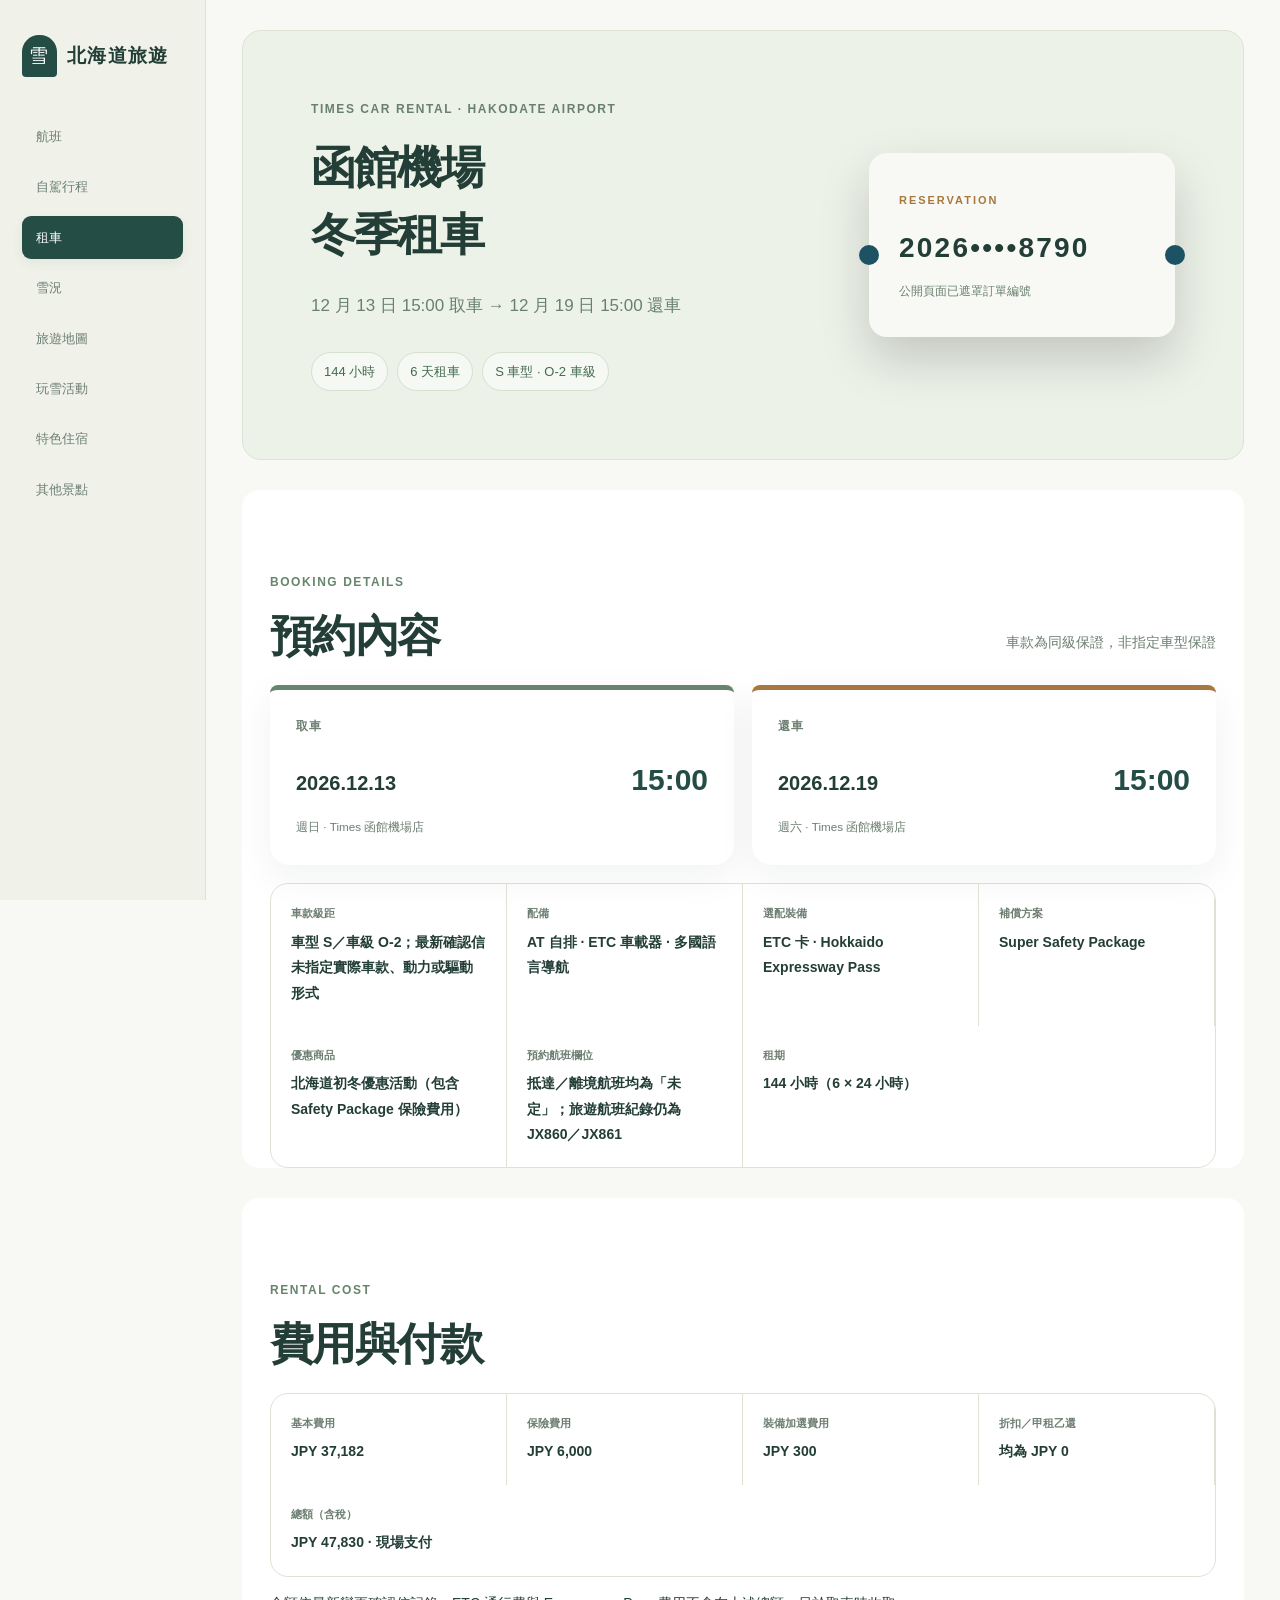
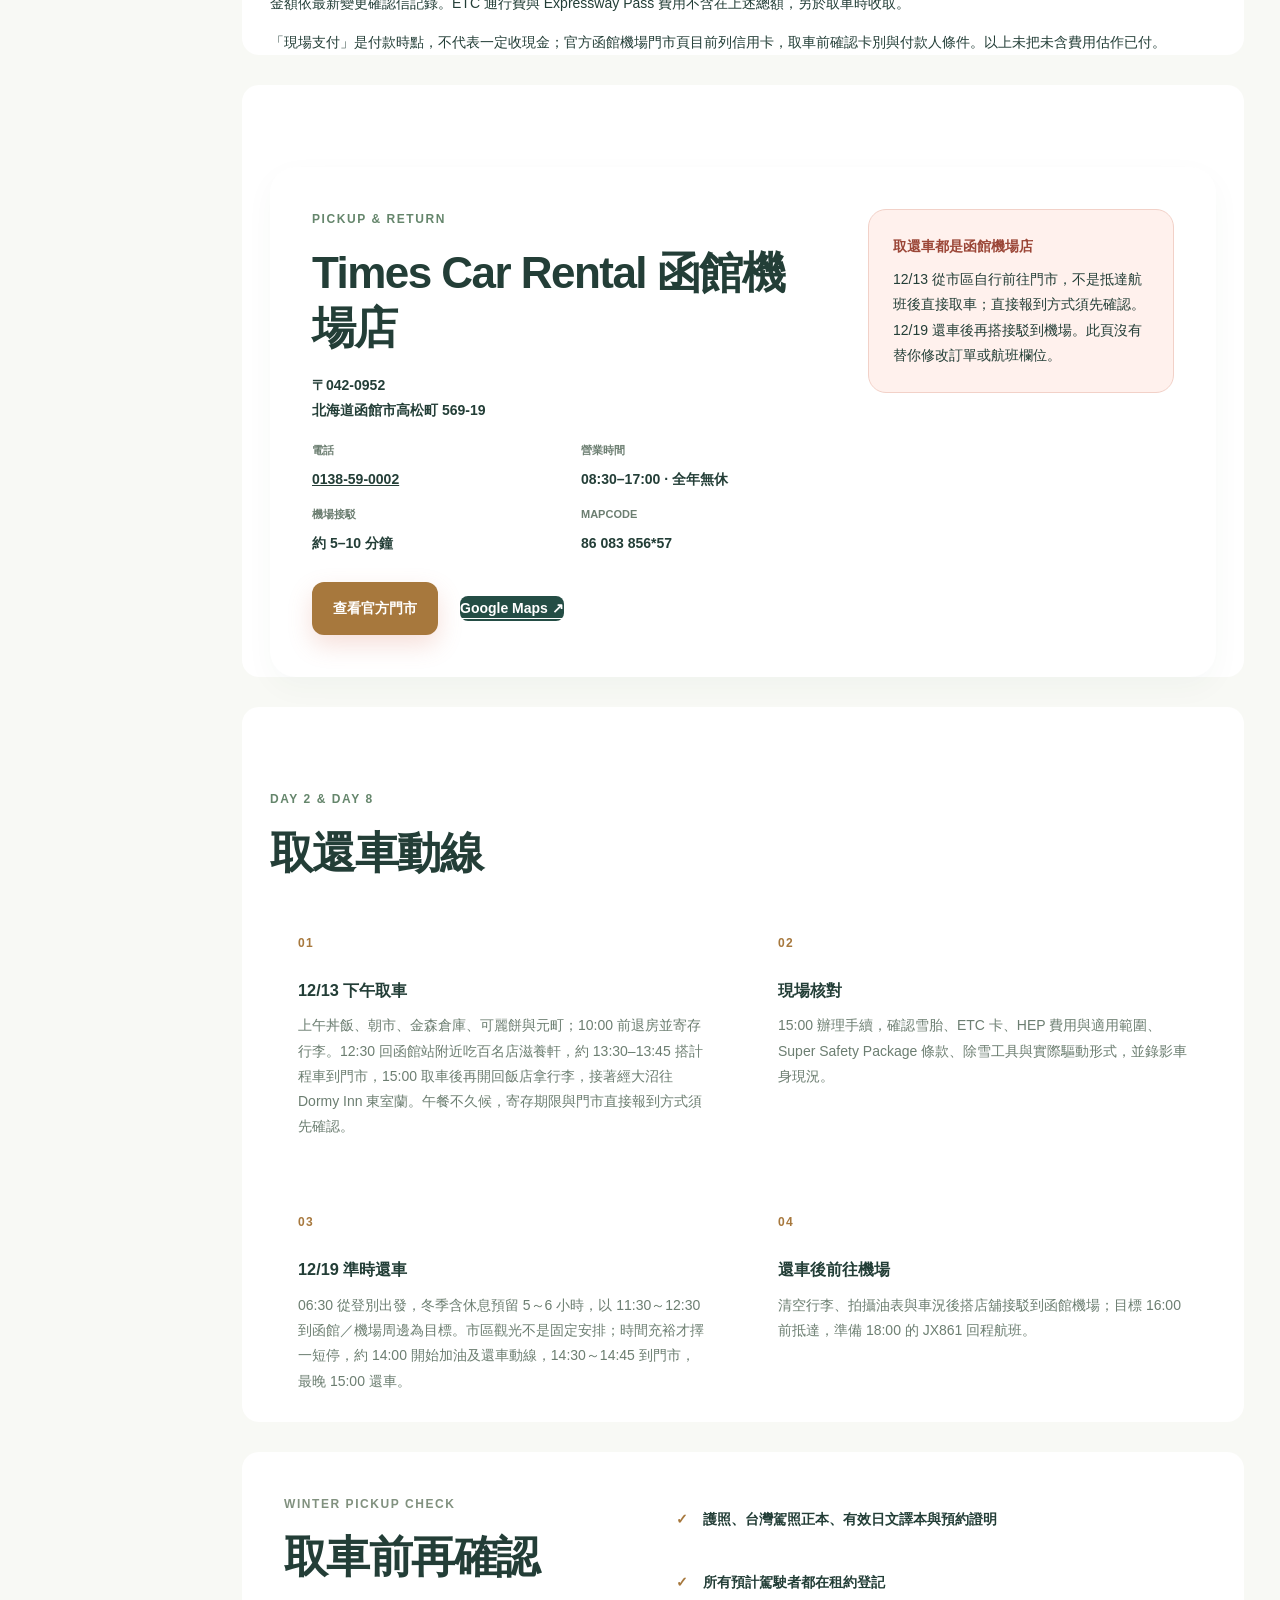
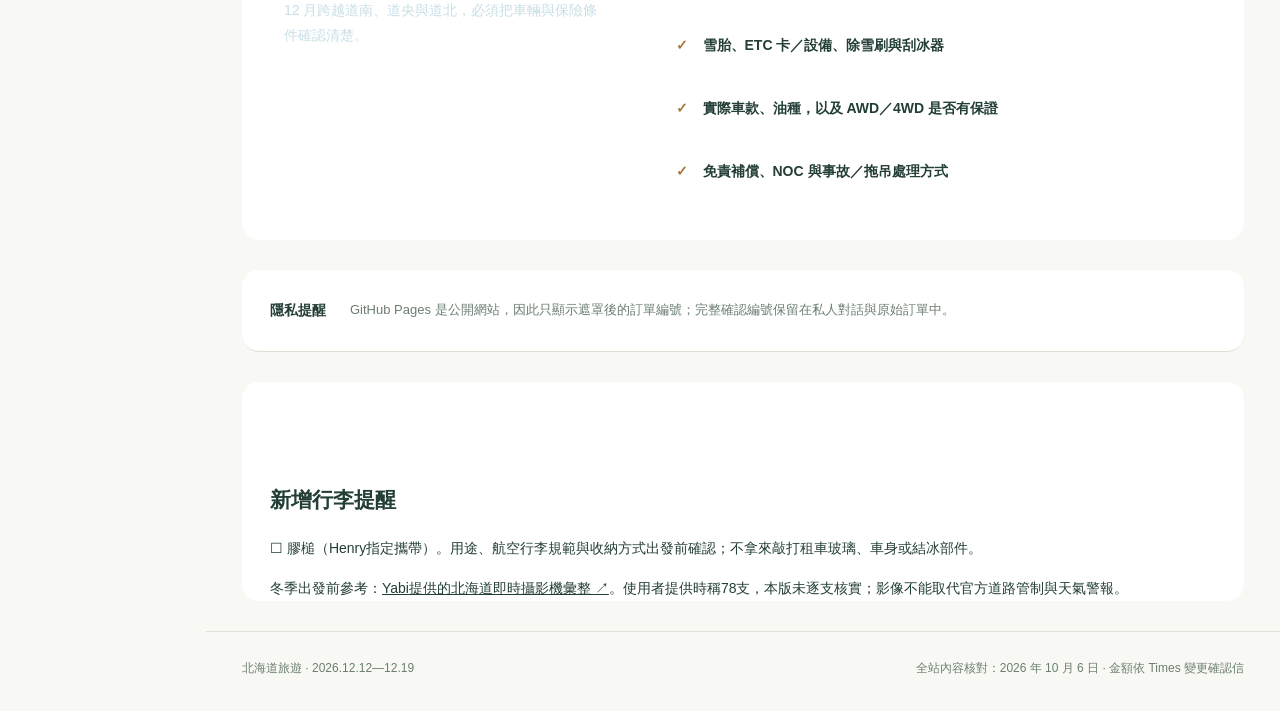
<file: rental.html>
<!doctype html>
<html lang="zh-Hant">
<head>
  <meta charset="utf-8">
  <meta name="viewport" content="width=device-width, initial-scale=1">
  <meta name="description" content="2026 北海道 Times 函館機場店租車預約與取還車資訊">
  <meta name="theme-color" content="#153a4b">
  <title>北海道旅遊 2026｜租車資訊</title>
  <link rel="icon" href="favicon.svg" type="image/svg+xml">
  <link rel="stylesheet" href="styles.css?v=20261006-review">
  <link rel="stylesheet" href="site-theme.css?v=20261029p2">
</head>
<body>
  <a class="skip-link" href="#main">跳至主要內容</a>

  <header class="site-header">
    <a class="brand" href="index.html" aria-label="北海道旅遊首頁">
      <span class="brand-mark" aria-hidden="true">雪</span>
      <span>北海道旅遊</span>
    </a>
    <nav class="nav" aria-label="主要導覽">
      <a class="nav-link" href="index.html">航班</a>
      <a class="nav-link" href="itinerary.html">自駕行程</a>
      <a class="nav-link active" href="rental.html" aria-current="page">租車</a>
      <a class="nav-link" href="weather.html">雪況</a>
      <a class="nav-link" href="map.html">旅遊地圖</a>
      <a class="nav-link" href="snowmobile.html">玩雪活動</a>
      <a class="nav-link" href="stays.html">特色住宿</a>
      <a class="nav-link" href="other-places.html">其他景點</a>
    </nav>
  </header>

  <main id="main" class="rental-main">
    <section class="rental-hero">
      <div>
        <p class="eyebrow">TIMES CAR RENTAL · HAKODATE AIRPORT</p>
        <h1>函館機場<br>冬季租車</h1>
        <p class="rental-lead">12 月 13 日 15:00 取車 → 12 月 19 日 15:00 還車</p>
        <div class="hero-meta" aria-label="租車摘要">
          <span>144 小時</span>
          <span>6 天租車</span>
          <span>S 車型 · O-2 車級</span>
        </div>
      </div>
      <div class="rental-ticket" aria-label="預約摘要">
        <span>RESERVATION</span>
        <strong>2026••••8790</strong>
        <p>公開頁面已遮罩訂單編號</p>
      </div>
    </section>

    <section class="rental-section" aria-labelledby="booking-heading">
      <div class="section-heading compact">
        <div>
          <p class="eyebrow dark">BOOKING DETAILS</p>
          <h2 id="booking-heading">預約內容</h2>
        </div>
        <p class="section-note">車款為同級保證，非指定車型保證</p>
      </div>
      <div class="booking-grid">
        <article class="booking-time pickup">
          <span>取車</span>
          <time datetime="2026-12-13T15:00:00+09:00">2026.12.13 <strong>15:00</strong></time>
          <small>週日 · Times 函館機場店</small>
        </article>
        <article class="booking-time return">
          <span>還車</span>
          <time datetime="2026-12-19T15:00:00+09:00">2026.12.19 <strong>15:00</strong></time>
          <small>週六 · Times 函館機場店</small>
        </article>
      </div>
      <dl class="vehicle-facts">
        <div><dt>車款級距</dt><dd>車型 S／車級 O-2；最新確認信未指定實際車款、動力或驅動形式</dd></div>
        <div><dt>配備</dt><dd>AT 自排 · ETC 車載器 · 多國語言導航</dd></div>
        <div><dt>選配裝備</dt><dd>ETC 卡 · Hokkaido Expressway Pass</dd></div>
        <div><dt>補償方案</dt><dd>Super Safety Package</dd></div>
        <div><dt>優惠商品</dt><dd>北海道初冬優惠活動（包含 Safety Package 保險費用）</dd></div>
        <div><dt>預約航班欄位</dt><dd>抵達／離境航班均為「未定」；旅遊航班紀錄仍為 JX860／JX861</dd></div>
        <div><dt>租期</dt><dd>144 小時（6 × 24 小時）</dd></div>
      </dl>
    </section>

    <section class="rental-section" aria-labelledby="cost-heading">
      <div class="section-heading compact"><div><p class="eyebrow dark">RENTAL COST</p><h2 id="cost-heading">費用與付款</h2></div></div>
      <dl class="vehicle-facts">
        <div><dt>基本費用</dt><dd>JPY 37,182</dd></div>
        <div><dt>保險費用</dt><dd>JPY 6,000</dd></div>
        <div><dt>裝備加選費用</dt><dd>JPY 300</dd></div>
        <div><dt>折扣／甲租乙還</dt><dd>均為 JPY 0</dd></div>
        <div><dt>總額（含稅）</dt><dd><strong>JPY 47,830 · 現場支付</strong></dd></div>
      </dl>
      <p>金額依最新變更確認信記錄。ETC 通行費與 Expressway Pass 費用不含在上述總額，另於取車時收取。</p>
      <p>「現場支付」是付款時點，不代表一定收現金；官方函館機場門市頁目前列信用卡，取車前確認卡別與付款人條件。以上未把未含費用估作已付。</p>
    </section>

    <section class="rental-section store-section" aria-labelledby="store-heading">
      <div class="store-card">
        <div>
          <p class="eyebrow dark">PICKUP &amp; RETURN</p>
          <h2 id="store-heading">Times Car Rental 函館機場店</h2>
          <address>〒042-0952<br>北海道函館市高松町 569-19</address>
          <dl class="store-facts">
            <div><dt>電話</dt><dd><a href="tel:+81138590002">0138-59-0002</a></dd></div>
            <div><dt>營業時間</dt><dd>08:30–17:00 · 全年無休</dd></div>
            <div><dt>機場接駁</dt><dd>約 5–10 分鐘</dd></div>
            <div><dt>MAPCODE</dt><dd>86 083 856*57</dd></div>
          </dl>
          <div class="store-actions">
            <a class="primary-button" href="https://www.timescar-rental.com/zh_tw/hokkaido/shop/0117" target="_blank" rel="noopener noreferrer">查看官方門市</a>
            <a class="text-button" href="https://www.google.com/maps/search/?api=1&amp;query=Times+Car+Rental+Hakodate+Airport+569-19+Takamatsu-cho+Hakodate" target="_blank" rel="noopener noreferrer">Google Maps ↗</a>
          </div>
        </div>
        <aside class="correction-note">
          <strong>取還車都是函館機場店</strong>
          <p>12/13 從市區自行前往門市，不是抵達航班後直接取車；直接報到方式須先確認。12/19 還車後再搭接駁到機場。此頁沒有替你修改訂單或航班欄位。</p>
        </aside>
      </div>
    </section>

    <section class="rental-section" aria-labelledby="flow-heading">
      <div class="section-heading compact">
        <div>
          <p class="eyebrow dark">DAY 2 &amp; DAY 8</p>
          <h2 id="flow-heading">取還車動線</h2>
        </div>
      </div>
      <div class="flow-grid">
        <article>
          <span class="flow-number">01</span>
          <h3>12/13 下午取車</h3>
          <p>上午丼飯、朝市、金森倉庫、可麗餅與元町；10:00 前退房並寄存行李。12:30 回函館站附近吃百名店滋養軒，約 13:30–13:45 搭計程車到門市，15:00 取車後再開回飯店拿行李，接著經大沼往 Dormy Inn 東室蘭。午餐不久候，寄存期限與門市直接報到方式須先確認。</p>
        </article>
        <article>
          <span class="flow-number">02</span>
          <h3>現場核對</h3>
          <p>15:00 辦理手續，確認雪胎、ETC 卡、HEP 費用與適用範圍、Super Safety Package 條款、除雪工具與實際驅動形式，並錄影車身現況。</p>
        </article>
        <article>
          <span class="flow-number">03</span>
          <h3>12/19 準時還車</h3>
          <p>06:30 從登別出發，冬季含休息預留 5～6 小時，以 11:30～12:30 到函館／機場周邊為目標。市區觀光不是固定安排；時間充裕才擇一短停，約 14:00 開始加油及還車動線，14:30～14:45 到門市，最晚 15:00 還車。</p>
        </article>
        <article>
          <span class="flow-number">04</span>
          <h3>還車後前往機場</h3>
          <p>清空行李、拍攝油表與車況後搭店舖接駁到函館機場；目標 16:00 前抵達，準備 18:00 的 JX861 回程航班。</p>
        </article>
      </div>
    </section>

    <section class="rental-section checklist-section" aria-labelledby="check-heading">
      <div>
        <p class="eyebrow">WINTER PICKUP CHECK</p>
        <h2 id="check-heading">取車前再確認</h2>
        <p>12 月跨越道南、道央與道北，必須把車輛與保險條件確認清楚。</p>
      </div>
      <ul class="rental-checklist">
        <li>護照、台灣駕照正本、有效日文譯本與預約證明</li>
        <li>所有預計駕駛者都在租約登記</li>
        <li>雪胎、ETC 卡／設備、除雪刷與刮冰器</li>
        <li>實際車款、油種，以及 AWD／4WD 是否有保證</li>
        <li>免責補償、NOC 與事故／拖吊處理方式</li>
      </ul>
    </section>

    <section class="rental-section privacy-strip">
      <strong>隱私提醒</strong>
      <p>GitHub Pages 是公開網站，因此只顯示遮罩後的訂單編號；完整確認編號保留在私人對話與原始訂單中。</p>
    </section>
  <section class="rental-section"><h2>新增行李提醒</h2><p>☐ 膠槌（Henry指定攜帶）。用途、航空行李規範與收納方式出發前確認；不拿來敲打租車玻璃、車身或結冰部件。</p><p>冬季出發前參考：<a href="https://hokkaidolive.pages.dev/" target="_blank" rel="noopener noreferrer">Yabi提供的北海道即時攝影機彙整 ↗</a>。使用者提供時稱78支，本版未逐支核實；影像不能取代官方道路管制與天氣警報。</p></section>
  </main>

  <footer class="footer">
    <p>北海道旅遊 · 2026.12.12—12.19</p>
    <p>全站內容核對：2026 年 10 月 6 日 · 金額依 Times 變更確認信</p>
  </footer>
</body>
</html>
</file>
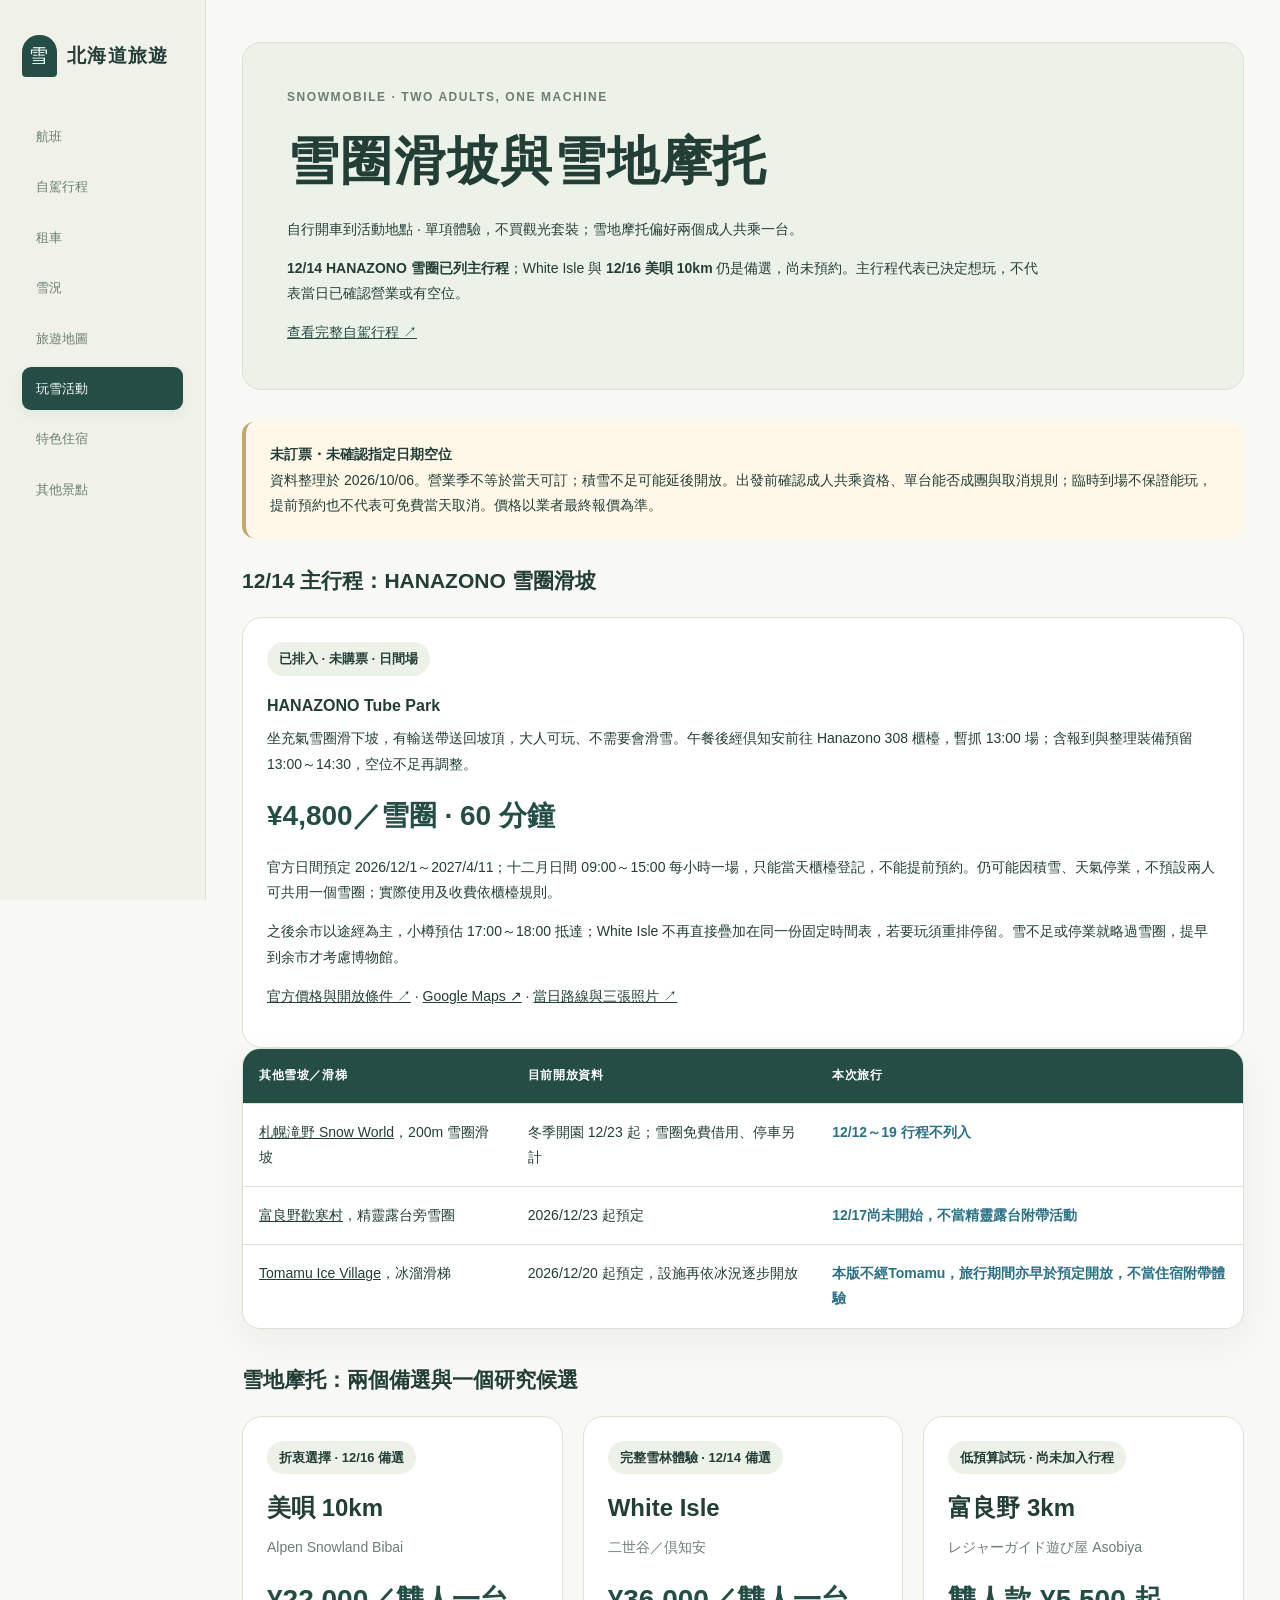
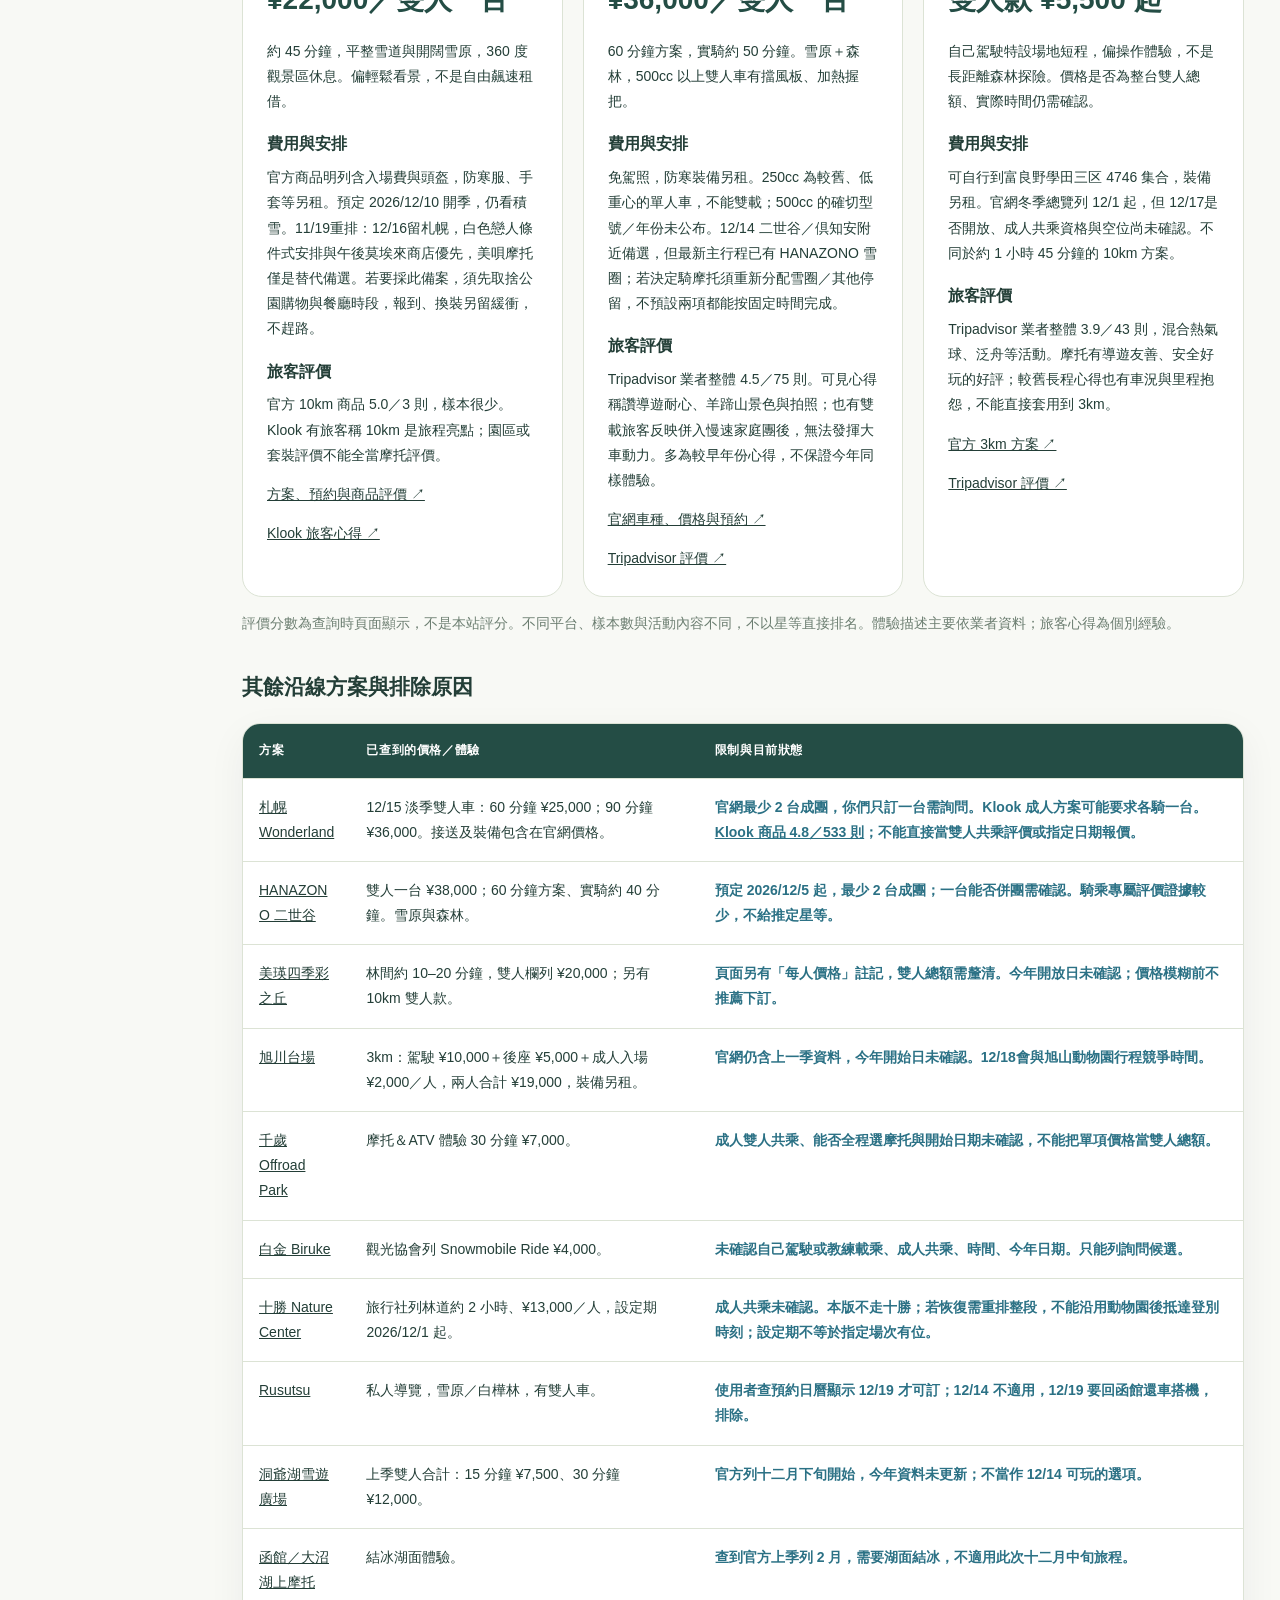
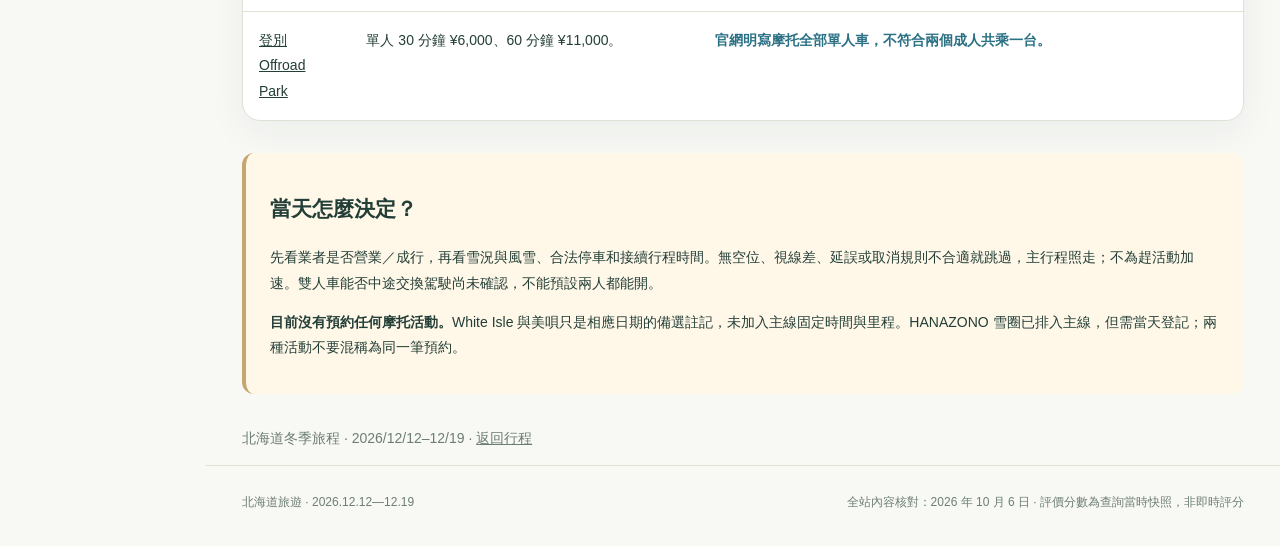
<file: snowmobile.html>
<!doctype html>
<html lang="zh-Hant">
<head>
  <meta charset="utf-8">
  <meta name="viewport" content="width=device-width, initial-scale=1">
  <meta name="description" content="北海道玩雪活動：12/14 HANAZONO 雪圈主行程、美唄與 White Isle 雪地摩托備選及開放限制。">
  <meta name="theme-color" content="#153a4b">
  <title>北海道旅遊 2026｜玩雪活動</title>
  <link rel="icon" href="favicon.svg" type="image/svg+xml">
  <link rel="stylesheet" href="styles.css?v=20261006-review">
  <link rel="stylesheet" href="site-theme.css?v=20261029p2">
  <style>
    .snow-main{max-width:1180px;margin:auto;padding:0 28px 64px}
    .snow-hero{background:var(--deep);color:white;padding:44px;border-radius:28px;margin:12px 0 28px}
    .snow-hero h1{font-size:clamp(30px,5vw,52px);margin:8px 0 16px;line-height:1.2}
    .snow-hero p{max-width:760px}.snow-hero a{color:var(--ice)}
    .snow-grid{display:grid;grid-template-columns:repeat(3,minmax(0,1fr));gap:20px}
    .snow-card{background:white;border:1px solid var(--line);border-radius:20px;padding:24px}
    .snow-card h2{margin:12px 0 4px;font-size:24px}.snow-card h3{font-size:16px;margin-bottom:4px}
    .snow-card p{margin:6px 0 14px}.snow-price{font-size:28px;font-weight:800;color:var(--deep)}
    .snow-tag{display:inline-block;border-radius:20px;padding:5px 12px;background:var(--ice);font-size:13px;font-weight:700}
    .snow-note{padding:20px 24px;border-left:4px solid var(--gold);background:#fff8e9;border-radius:12px;margin:24px 0}
    .snow-muted{color:var(--muted);font-size:14px}.snow-table-wrap{overflow:auto;background:white;border-radius:18px;border:1px solid var(--line)}
    .snow-table{border-collapse:collapse;width:100%;min-width:700px}.snow-table th,.snow-table td{text-align:left;vertical-align:top;padding:16px;border-bottom:1px solid var(--line)}
    .snow-table th{background:var(--ice)}.snow-main section{margin-bottom:32px}.snow-main a{overflow-wrap:anywhere}
    @media(max-width:850px){.snow-grid{grid-template-columns:1fr}.snow-main{padding:0 16px 40px}.snow-hero{padding:28px}.snow-table td{max-width:330px}}
  </style>
</head>
<body>
  <a class="skip-link" href="#main">跳至主要內容</a>
  <header class="site-header">
    <a class="brand" href="index.html"><span class="brand-mark" aria-hidden="true">雪</span><span>北海道旅遊</span></a>
    <nav class="nav" aria-label="主要導覽">
      <a class="nav-link" href="index.html">航班</a>
      <a class="nav-link" href="itinerary.html">自駕行程</a>
      <a class="nav-link" href="rental.html">租車</a>
      <a class="nav-link" href="weather.html">雪況</a>
      <a class="nav-link" href="map.html">旅遊地圖</a>
      <a class="nav-link active" href="snowmobile.html" aria-current="page">玩雪活動</a>
      <a class="nav-link" href="stays.html">特色住宿</a>
      <a class="nav-link" href="other-places.html">其他景點</a>
    </nav>
  </header>
  <main id="main" class="snow-main">
    <section class="snow-hero">
      <p class="eyebrow">SNOWMOBILE · TWO ADULTS, ONE MACHINE</p>
      <h1>雪圈滑坡與雪地摩托</h1>
      <p>自行開車到活動地點 · 單項體驗，不買觀光套裝；雪地摩托偏好兩個成人共乘一台。</p>
      <p><strong>12/14 HANAZONO 雪圈已列主行程</strong>；White Isle 與 <strong>12/16 美唄 10km</strong> 仍是備選，尚未預約。主行程代表已決定想玩，不代表當日已確認營業或有空位。</p>
      <a href="itinerary.html">查看完整自駕行程 ↗</a>
    </section>
    <div class="snow-note"><strong>未訂票・未確認指定日期空位</strong><br>資料整理於 2026/10/06。營業季不等於當天可訂；積雪不足可能延後開放。出發前確認成人共乘資格、單台能否成團與取消規則；臨時到場不保證能玩，提前預約也不代表可免費當天取消。價格以業者最終報價為準。</div>
    <section id="tubing" aria-labelledby="tubing-heading">
      <h2 id="tubing-heading">12/14 主行程：HANAZONO 雪圈滑坡</h2>
      <article class="snow-card">
        <span class="snow-tag">已排入 · 未購票 · 日間場</span>
        <h3>HANAZONO Tube Park</h3>
        <p>坐充氣雪圈滑下坡，有輸送帶送回坡頂，大人可玩、不需要會滑雪。午餐後經倶知安前往 Hanazono 308 櫃檯，暫抓 13:00 場；含報到與整理裝備預留 13:00～14:30，空位不足再調整。</p>
        <p class="snow-price">¥4,800／雪圈 · 60 分鐘</p>
        <p>官方日間預定 2026/12/1～2027/4/11；十二月日間 09:00～15:00 每小時一場，只能當天櫃檯登記，不能提前預約。仍可能因積雪、天氣停業，不預設兩人可共用一個雪圈；實際使用及收費依櫃檯規則。</p>
        <p>之後余市以途經為主，小樽預估 17:00～18:00 抵達；White Isle 不再直接疊加在同一份固定時間表，若要玩須重排停留。雪不足或停業就略過雪圈，提早到余市才考慮博物館。</p>
        <p><a href="https://hanazononiseko.com/ja/winter/activities/tube-park" target="_blank" rel="noopener noreferrer">官方價格與開放條件 ↗</a> · <a href="https://www.google.com/maps/search/?api=1&amp;query=Hanazono+308+Niseko" target="_blank" rel="noopener noreferrer">Google Maps ↗</a> · <a href="itinerary.html#place-3-hanazono">當日路線與三張照片 ↗</a></p>
      </article>
      <div class="snow-table-wrap"><table class="snow-table"><thead><tr><th scope="col">其他雪坡／滑梯</th><th scope="col">目前開放資料</th><th scope="col">本次旅行</th></tr></thead><tbody>
        <tr><td><a href="https://www.sapporo.travel/spot/facility/takino_suzuran_hillside_park/">札幌滝野 Snow World</a>，200m 雪圈滑坡</td><td>冬季開園 12/23 起；雪圈免費借用、停車另計</td><td>12/12～19 行程不列入</td></tr>
        <tr><td><a href="https://www.furanotourism.com/jp/spot/spot_D.php?id=477&amp;kid1=1&amp;kid2=6&amp;kid3=77">富良野歡寒村</a>，精靈露台旁雪圈</td><td>2026/12/23 起預定</td><td>12/17尚未開始，不當精靈露台附帶活動</td></tr>
        <tr><td><a href="https://www.snowtomamu.jp/winter/en/icevillage/">Tomamu Ice Village</a>，冰溜滑梯</td><td>2026/12/20 起預定，設施再依冰況逐步開放</td><td>本版不經Tomamu，旅行期間亦早於預定開放，不當住宿附帶體驗</td></tr>
      </tbody></table></div>
    </section>
    <section aria-labelledby="shortlist">
      <h2 id="shortlist">雪地摩托：兩個備選與一個研究候選</h2>
      <div class="snow-grid">
        <article class="snow-card">
          <span class="snow-tag">折衷選擇 · 12/16 備選</span>
          <h2>美唄 10km</h2><p class="snow-muted">Alpen Snowland Bibai</p>
          <p class="snow-price">¥22,000／雙人一台</p>
          <p>約 45 分鐘，平整雪道與開闊雪原，360 度觀景區休息。偏輕鬆看景，不是自由飆速租借。</p>
          <h3>費用與安排</h3><p>官方商品明列含入場費與頭盔，防寒服、手套等另租。預定 2026/12/10 開季，仍看積雪。11/19重排：12/16留札幌，白色戀人條件式安排與午後莫埃來商店優先，美唄摩托僅是替代備選。若要採此備案，須先取捨公園購物與餐廳時段，報到、換裝另留緩衝，不趕路。</p>
          <h3>旅客評價</h3><p>官方 10km 商品 5.0／3 則，樣本很少。Klook 有旅客稱 10km 是旅程亮點；園區或套裝評價不能全當摩托評價。</p>
          <p><a href="https://bibai-snowland.book.ntmg.com/products/ff47b986-478d-5b11-9d94-8fd0113c2c00?lng=zh-TW" target="_blank" rel="noopener noreferrer">方案、預約與商品評價 ↗</a></p>
          <a href="https://www.klook.com/zh-TW/activity/181932-hokkaidao-bibai-snow-land-one-day-half-day-experience/" target="_blank" rel="noopener noreferrer">Klook 旅客心得 ↗</a>
        </article>
        <article class="snow-card">
          <span class="snow-tag">完整雪林體驗 · 12/14 備選</span>
          <h2>White Isle</h2><p class="snow-muted">二世谷／倶知安</p>
          <p class="snow-price">¥36,000／雙人一台</p>
          <p>60 分鐘方案，實騎約 50 分鐘。雪原＋森林，500cc 以上雙人車有擋風板、加熱握把。</p>
          <h3>費用與安排</h3><p>免駕照，防寒裝備另租。250cc 為較舊、低重心的單人車，不能雙載；500cc 的確切型號／年份未公布。12/14 二世谷／倶知安附近備選，但最新主行程已有 HANAZONO 雪圈；若決定騎摩托須重新分配雪圈／其他停留，不預設兩項都能按固定時間完成。</p>
          <h3>旅客評價</h3><p>Tripadvisor 業者整體 4.5／75 則。可見心得稱讚導遊耐心、羊蹄山景色與拍照；也有雙載旅客反映併入慢速家庭團後，無法發揮大車動力。多為較早年份心得，不保證今年同樣體驗。</p>
          <p><a href="https://whiteisle.co.jp/snowmobile/" target="_blank" rel="noopener noreferrer">官網車種、價格與預約 ↗</a></p>
          <a href="https://www.tripadvisor.com/Attraction_Review-g1025639-d3757852-Reviews-White_Isle_Niseko-Kutchan_cho_Abuta_gun_Hokkaido.html" target="_blank" rel="noopener noreferrer">Tripadvisor 評價 ↗</a>
        </article>
        <article class="snow-card">
          <span class="snow-tag">低預算試玩 · 尚未加入行程</span>
          <h2>富良野 3km</h2><p class="snow-muted">レジャーガイド遊び屋 Asobiya</p>
          <p class="snow-price">雙人款 ¥5,500 起</p>
          <p>自己駕駛特設場地短程，偏操作體驗，不是長距離森林探險。價格是否為整台雙人總額、實際時間仍需確認。</p>
          <h3>費用與安排</h3><p>可自行到富良野學田三区 4746 集合，裝備另租。官網冬季總覽列 12/1 起，但 12/17是否開放、成人共乘資格與空位尚未確認。不同於約 1 小時 45 分鐘的 10km 方案。</p>
          <h3>旅客評價</h3><p>Tripadvisor 業者整體 3.9／43 則，混合熱氣球、泛舟等活動。摩托有導遊友善、安全好玩的好評；較舊長程心得也有車況與里程抱怨，不能直接套用到 3km。</p>
          <p><a href="https://asobiya-summer.rezio.shop/ja-JP/product/U2IODB" target="_blank" rel="noopener noreferrer">官方 3km 方案 ↗</a></p>
          <a href="https://www.tripadvisor.com/Attraction_Review-g674811-d1862241-Reviews-Leisure_Guide_Asobiya-Furano_Hokkaido.html" target="_blank" rel="noopener noreferrer">Tripadvisor 評價 ↗</a>
        </article>
      </div>
      <p class="snow-muted">評價分數為查詢時頁面顯示，不是本站評分。不同平台、樣本數與活動內容不同，不以星等直接排名。體驗描述主要依業者資料；旅客心得為個別經驗。</p>
    </section>
    <section aria-labelledby="others">
      <h2 id="others">其餘沿線方案與排除原因</h2>
      <div class="snow-table-wrap"><table class="snow-table">
        <thead><tr><th scope="col">方案</th><th scope="col">已查到的價格／體驗</th><th scope="col">限制與目前狀態</th></tr></thead>
        <tbody>
          <tr><td><a href="https://wonderlandsapporo.com/activity/">札幌 Wonderland</a></td><td>12/15 淡季雙人車：60 分鐘 ¥25,000；90 分鐘 ¥36,000。接送及裝備包含在官網價格。</td><td>官網最少 2 台成團，你們只訂一台需詢問。Klook 成人方案可能要求各騎一台。<a href="https://www.klook.com/zh-TW/activity/8173-sapporo-snowmobile-land-hokkaido/">Klook 商品 4.8／533 則</a>；不能直接當雙人共乘評價或指定日期報價。</td></tr>
          <tr><td><a href="https://hanazononiseko.com/ja/winter/activities/snowmobile-tours">HANAZONO 二世谷</a></td><td>雙人一台 ¥38,000；60 分鐘方案、實騎約 40 分鐘。雪原與森林。</td><td>預定 2026/12/5 起，最少 2 台成團；一台能否併團需確認。騎乘專屬評價證據較少，不給推定星等。</td></tr>
          <tr><td><a href="https://www.shikisainooka.jp/winter/">美瑛四季彩之丘</a></td><td>林間約 10–20 分鐘，雙人欄列 ¥20,000；另有 10km 雙人款。</td><td>頁面另有「每人價格」註記，雙人總額需釐清。今年開放日未確認；價格模糊前不推薦下訂。</td></tr>
          <tr><td><a href="https://snowland.asahikawa-gc.com/">旭川台場</a></td><td>3km：駕駛 ¥10,000＋後座 ¥5,000＋成人入場 ¥2,000／人，兩人合計 ¥19,000，裝備另租。</td><td>官網仍含上一季資料，今年開始日未確認。12/18會與旭山動物園行程競爭時間。</td></tr>
          <tr><td><a href="https://www.eaglejp.co.jp/cts-offroad-park/">千歲 Offroad Park</a></td><td>摩托＆ATV 體驗 30 分鐘 ¥7,000。</td><td>成人雙人共乘、能否全程選摩托與開始日期未確認，不能把單項價格當雙人總額。</td></tr>
          <tr><td><a href="https://www.biei-hokkaido.jp/ja/facility/winter-activities-at-shirogane-biruke">白金 Biruke</a></td><td>觀光協會列 Snowmobile Ride ¥4,000。</td><td>未確認自己駕駛或教練載乘、成人共乘、時間、今年日期。只能列詢問候選。</td></tr>
          <tr><td><a href="https://www.nta.co.jp/hokkaido/from_hokkaido/optional/doto.htm">十勝 Nature Center</a></td><td>旅行社列林道約 2 小時、¥13,000／人，設定期 2026/12/1 起。</td><td>成人共乘未確認。本版不走十勝；若恢復需重排整段，不能沿用動物園後抵達登別時刻；設定期不等於指定場次有位。</td></tr>
          <tr><td><a href="https://rusutsu.com/activities/winter-activities/snow-mobil/">Rusutsu</a></td><td>私人導覽，雪原／白樺林，有雙人車。</td><td>使用者查預約日曆顯示 12/19 才可訂；12/14 不適用，12/19 要回函館還車搭機，排除。</td></tr>
          <tr><td><a href="https://snow.jphorseriding.com/">洞爺湖雪遊廣場</a></td><td>上季雙人合計：15 分鐘 ¥7,500、30 分鐘 ¥12,000。</td><td>官方列十二月下旬開始，今年資料未更新；不當作 12/14 可玩的選項。</td></tr>
          <tr><td><a href="https://www.onuma-epuy.com/activity/">函館／大沼湖上摩托</a></td><td>結冰湖面體驗。</td><td>查到官方上季列 2 月，需要湖面結冰，不適用此次十二月中旬旅程。</td></tr>
          <tr><td><a href="https://www.net-noboribetsu.com/price/price.html">登別 Offroad Park</a></td><td>單人 30 分鐘 ¥6,000、60 分鐘 ¥11,000。</td><td>官網明寫摩托全部單人車，不符合兩個成人共乘一台。</td></tr>
        </tbody>
      </table></div>
    </section>
    <section class="snow-note">
      <h2>當天怎麼決定？</h2>
      <p>先看業者是否營業／成行，再看雪況與風雪、合法停車和接續行程時間。無空位、視線差、延誤或取消規則不合適就跳過，主行程照走；不為趕活動加速。雙人車能否中途交換駕駛尚未確認，不能預設兩人都能開。</p>
      <p><strong>目前沒有預約任何摩托活動。</strong>White Isle 與美唄只是相應日期的備選註記，未加入主線固定時間與里程。HANAZONO 雪圈已排入主線，但需當天登記；兩種活動不要混稱為同一筆預約。</p>
    </section>
    <p class="snow-muted">北海道冬季旅程 · 2026/12/12–12/19 · <a href="itinerary.html">返回行程</a></p>
  </main>
  <footer class="footer"><p>北海道旅遊 · 2026.12.12—12.19</p><p>全站內容核對：2026 年 10 月 6 日 · 評價分數為查詢當時快照，非即時評分</p></footer>
</body>
</html>
</file>
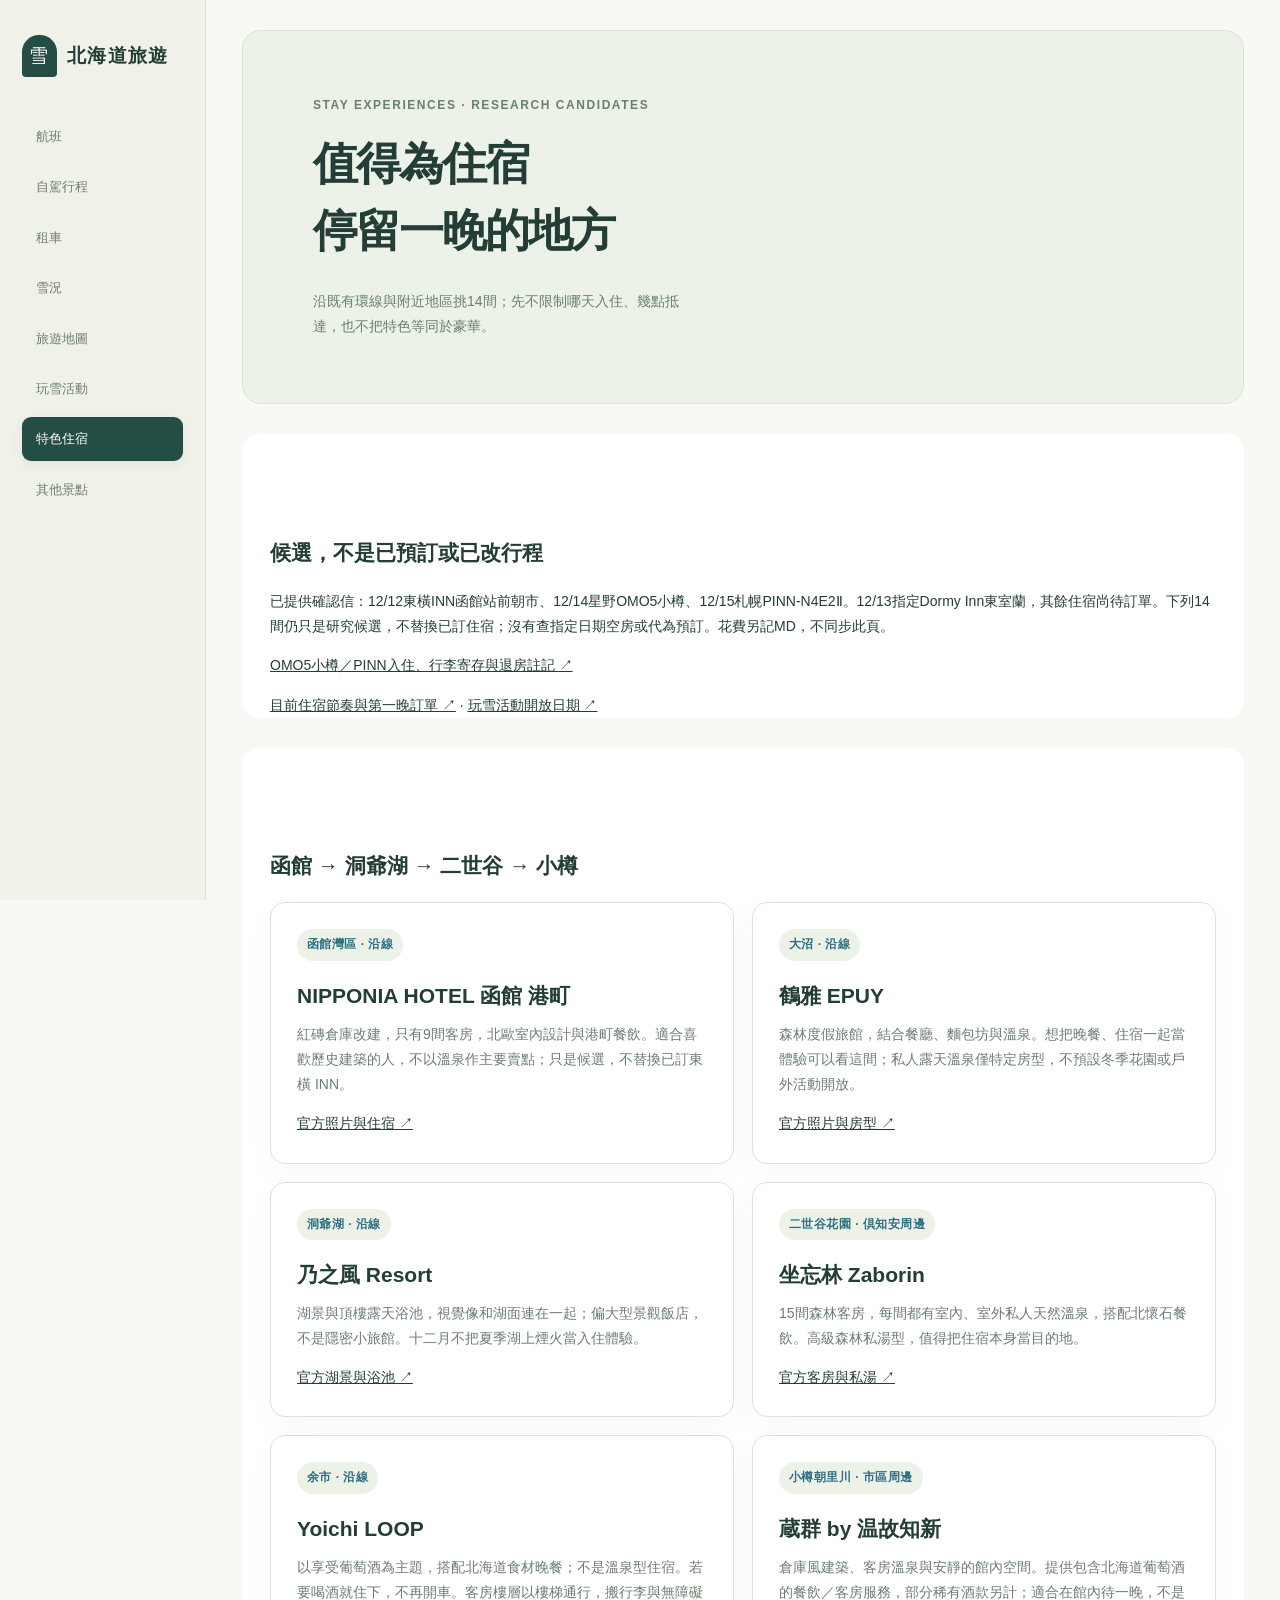
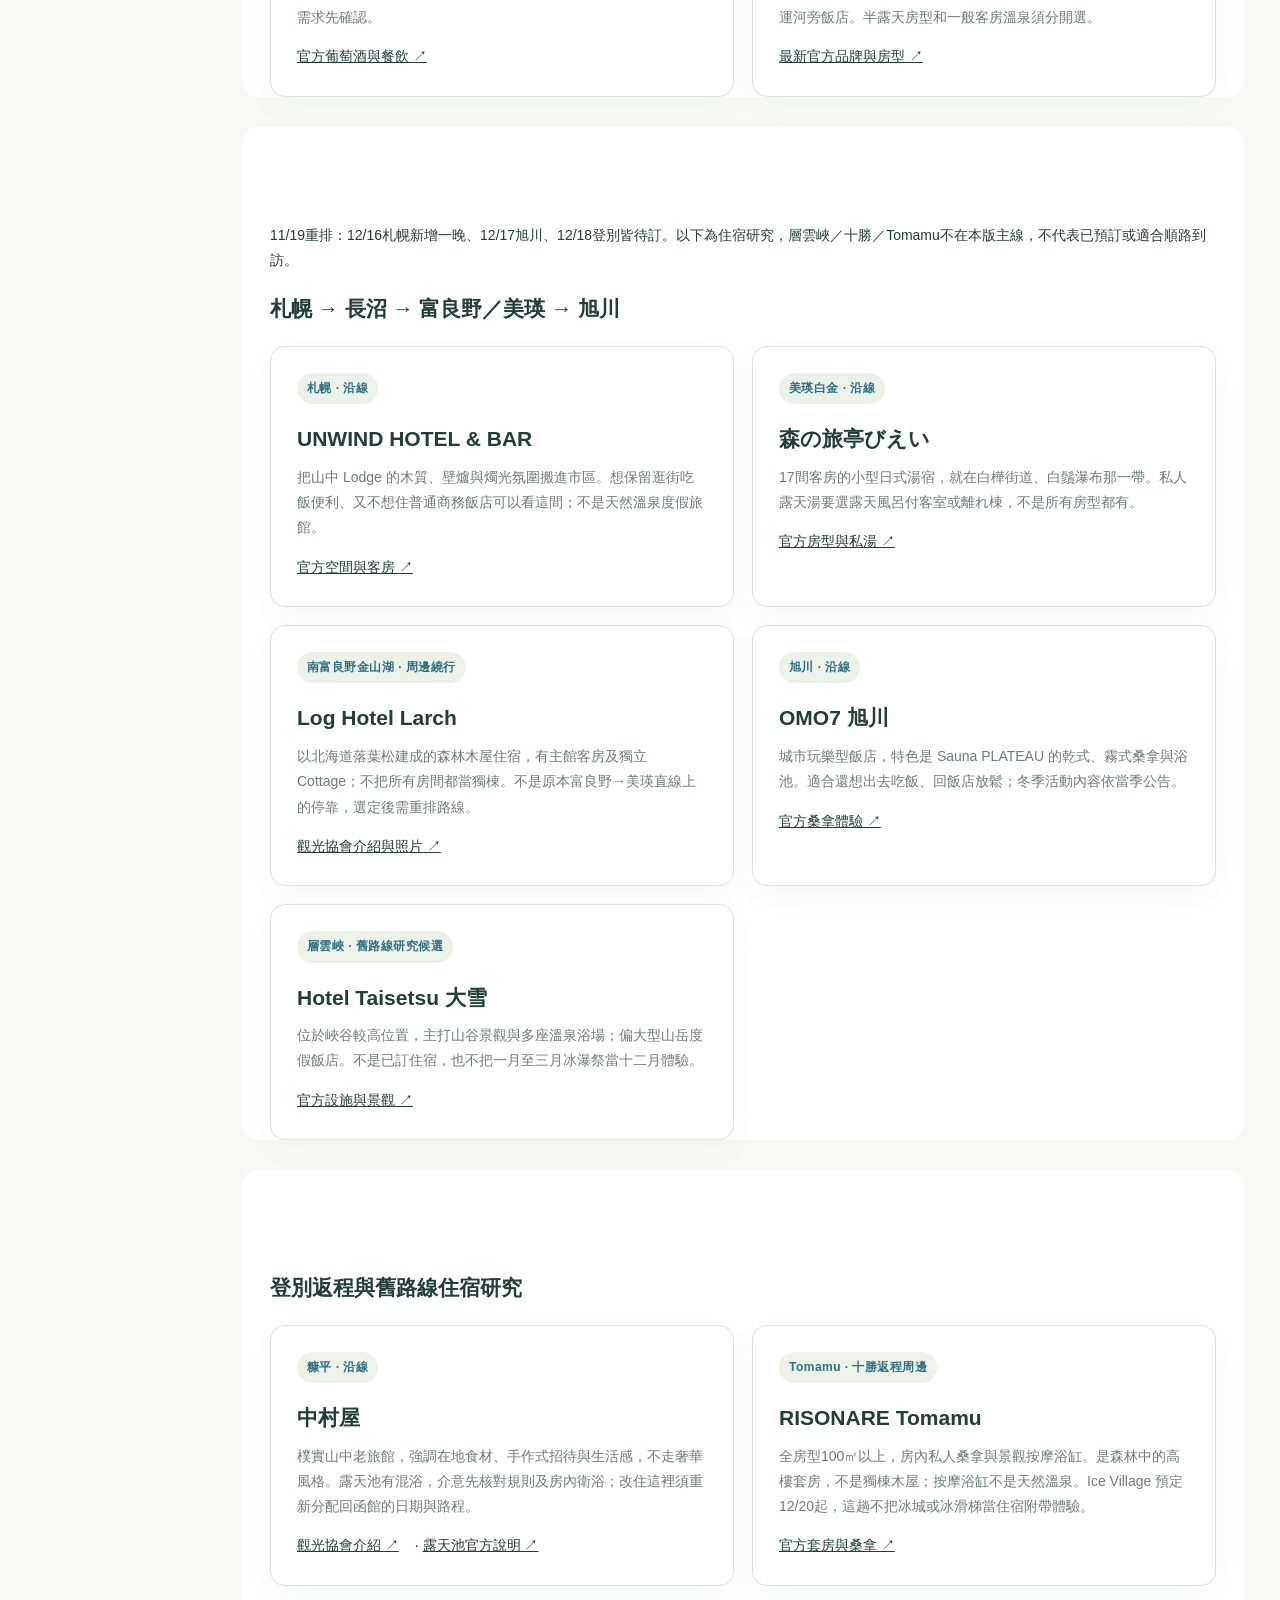
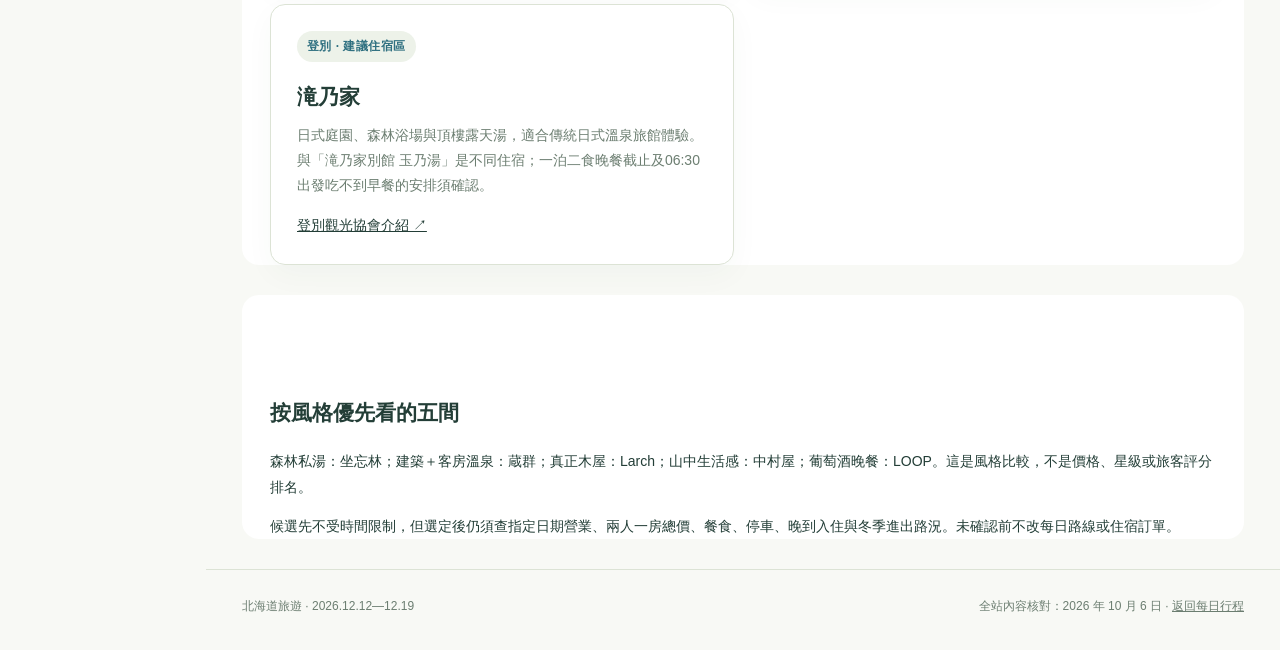
<file: stays.html>
<!doctype html>
<html lang="zh-Hant">
<head>
  <meta charset="utf-8">
  <meta name="viewport" content="width=device-width, initial-scale=1">
  <meta name="description" content="北海道自駕沿線14間特色住宿候選：倉庫旅館、森林私湯、木屋、葡萄酒飯店與山中老宿。">
  <meta name="theme-color" content="#153a4b">
  <title>北海道旅遊 2026｜特色住宿候選</title>
  <link rel="icon" href="favicon.svg" type="image/svg+xml">
  <link rel="stylesheet" href="styles.css?v=20261006-review">
  <link rel="stylesheet" href="site-theme.css?v=20261029p2">
</head>
<body>
  <a class="skip-link" href="#main">跳至主要內容</a>
  <header class="site-header">
    <a class="brand" href="index.html"><span class="brand-mark" aria-hidden="true">雪</span><span>北海道旅遊</span></a>
    <nav class="nav" aria-label="主要導覽">
      <a class="nav-link" href="index.html">航班</a>
      <a class="nav-link" href="itinerary.html">自駕行程</a>
      <a class="nav-link" href="rental.html">租車</a>
      <a class="nav-link" href="weather.html">雪況</a>
      <a class="nav-link" href="map.html">旅遊地圖</a>
      <a class="nav-link" href="snowmobile.html">玩雪活動</a>
      <a class="nav-link active" href="stays.html" aria-current="page">特色住宿</a>
      <a class="nav-link" href="other-places.html">其他景點</a>
    </nav>
  </header>
  <main id="main" class="itinerary-main">
    <section class="roadtrip-hero"><div class="roadtrip-copy">
      <p class="eyebrow">STAY EXPERIENCES · RESEARCH CANDIDATES</p>
      <h1>值得為住宿<br>停留一晚的地方</h1>
      <p>沿既有環線與附近地區挑14間；先不限制哪天入住、幾點抵達，也不把特色等同於豪華。</p>
    </div></section>
    <section class="rental-section" aria-labelledby="status-heading">
      <h2 id="status-heading">候選，不是已預訂或已改行程</h2>
      <p>已提供確認信：12/12東橫INN函館站前朝市、12/14星野OMO5小樽、12/15札幌PINN-N4E2Ⅱ。12/13指定Dormy Inn東室蘭，其餘住宿尚待訂單。下列14間仍只是研究候選，不替換已訂住宿；沒有查指定日期空房或代為預訂。花費另記MD，不同步此頁。</p>
      <p><a href="itinerary.html#confirmed-stays">OMO5小樽／PINN入住、行李寄存與退房註記 ↗</a></p>
      <p><a href="itinerary.html#hotel-booking">目前住宿節奏與第一晚訂單 ↗</a> · <a href="snowmobile.html#tubing">玩雪活動開放日期 ↗</a></p>
    </section>
    <section class="rental-section" aria-labelledby="south-heading">
      <h2 id="south-heading">函館 → 洞爺湖 → 二世谷 → 小樽</h2>
      <div class="place-grid">
        <article class="place-card"><span class="place-type">函館灣區 · 沿線</span><h3>NIPPONIA HOTEL 函館 港町</h3><p>紅磚倉庫改建，只有9間客房，北歐室內設計與港町餐飲。適合喜歡歷史建築的人，不以溫泉作主要賣點；只是候選，不替換已訂東橫 INN。</p><a href="https://www.kazenoheritage.jp/hotels/hakodate/" target="_blank" rel="noopener noreferrer">官方照片與住宿 ↗</a></article>
        <article class="place-card"><span class="place-type">大沼 · 沿線</span><h3>鶴雅 EPUY</h3><p>森林度假旅館，結合餐廳、麵包坊與溫泉。想把晚餐、住宿一起當體驗可以看這間；私人露天溫泉僅特定房型，不預設冬季花園或戶外活動開放。</p><a href="https://www.onuma-epuy.com/" target="_blank" rel="noopener noreferrer">官方照片與房型 ↗</a></article>
        <article class="place-card"><span class="place-type">洞爺湖 · 沿線</span><h3>乃之風 Resort</h3><p>湖景與頂樓露天浴池，視覺像和湖面連在一起；偏大型景觀飯店，不是隱密小旅館。十二月不把夏季湖上煙火當入住體驗。</p><a href="https://www.en.nonokaze-resort.com/" target="_blank" rel="noopener noreferrer">官方湖景與浴池 ↗</a></article>
        <article class="place-card"><span class="place-type">二世谷花園 · 倶知安周邊</span><h3>坐忘林 Zaborin</h3><p>15間森林客房，每間都有室內、室外私人天然溫泉，搭配北懷石餐飲。高級森林私湯型，值得把住宿本身當目的地。</p><a href="https://zaborin.com/zh-hans/the-ryokan/guest-villas/" target="_blank" rel="noopener noreferrer">官方客房與私湯 ↗</a></article>
        <article class="place-card"><span class="place-type">余市 · 沿線</span><h3>Yoichi LOOP</h3><p>以享受葡萄酒為主題，搭配北海道食材晚餐；不是溫泉型住宿。若要喝酒就住下，不再開車。客房樓層以樓梯通行，搬行李與無障礙需求先確認。</p><a href="https://yoichiwine.co.jp/loop2/" target="_blank" rel="noopener noreferrer">官方葡萄酒與餐飲 ↗</a></article>
        <article class="place-card"><span class="place-type">小樽朝里川 · 市區周邊</span><h3>蔵群 by 温故知新</h3><p>倉庫風建築、客房溫泉與安靜的館內空間。提供包含北海道葡萄酒的餐飲／客房服務，部分稀有酒款另計；適合在館內待一晚，不是運河旁飯店。半露天房型和一般客房溫泉須分開選。</p><a href="https://otaruby-onko-chishin.pro/rooms/" target="_blank" rel="noopener noreferrer">最新官方品牌與房型 ↗</a></article>
      </div>
    </section>
    <section class="rental-section" aria-labelledby="north-heading">
      <p>11/19重排：12/16札幌新增一晚、12/17旭川、12/18登別皆待訂。以下為住宿研究，層雲峽／十勝／Tomamu不在本版主線，不代表已預訂或適合順路到訪。</p><h2 id="north-heading">札幌 → 長沼 → 富良野／美瑛 → 旭川</h2>
      <div class="place-grid">
        <article class="place-card"><span class="place-type">札幌 · 沿線</span><h3>UNWIND HOTEL &amp; BAR</h3><p>把山中 Lodge 的木質、壁爐與燭光氛圍搬進市區。想保留逛街吃飯便利、又不想住普通商務飯店可以看這間；不是天然溫泉度假旅館。</p><a href="https://www.livelyhotels.com/ja/unwindsapporo/" target="_blank" rel="noopener noreferrer">官方空間與客房 ↗</a></article>
        <article class="place-card"><span class="place-type">美瑛白金 · 沿線</span><h3>森の旅亭びえい</h3><p>17間客房的小型日式湯宿，就在白樺街道、白鬚瀑布那一帶。私人露天湯要選露天風呂付客室或離れ棟，不是所有房型都有。</p><a href="https://www.biei-hotel.com/room/" target="_blank" rel="noopener noreferrer">官方房型與私湯 ↗</a></article>
        <article class="place-card"><span class="place-type">南富良野金山湖 · 周邊繞行</span><h3>Log Hotel Larch</h3><p>以北海道落葉松建成的森林木屋住宿，有主館客房及獨立 Cottage；不把所有房間都當獨棟。不是原本富良野→美瑛直線上的停靠，選定後需重排路線。</p><a href="https://minamifurano.jp/tourism.html?id=5de5eaec36633427250003e5" target="_blank" rel="noopener noreferrer">觀光協會介紹與照片 ↗</a></article>
        <article class="place-card"><span class="place-type">旭川 · 沿線</span><h3>OMO7 旭川</h3><p>城市玩樂型飯店，特色是 Sauna PLATEAU 的乾式、霧式桑拿與浴池。適合還想出去吃飯、回飯店放鬆；冬季活動內容依當季公告。</p><a href="https://hoshinoresorts.com/ja/hotels/omo7asahikawa/todo/1/" target="_blank" rel="noopener noreferrer">官方桑拿體驗 ↗</a></article>
        <article class="place-card"><span class="place-type">層雲峽 · 舊路線研究候選</span><h3>Hotel Taisetsu 大雪</h3><p>位於峽谷較高位置，主打山谷景觀與多座溫泉浴場；偏大型山岳度假飯店。不是已訂住宿，也不把一月至三月冰瀑祭當十二月體驗。</p><a href="https://www.hotel-taisetsu.com/introduction/" target="_blank" rel="noopener noreferrer">官方設施與景觀 ↗</a></article>
      </div>
    </section>
    <section class="rental-section" aria-labelledby="return-heading">
      <h2 id="return-heading">登別返程與舊路線住宿研究</h2>
      <div class="place-grid">
        <article class="place-card"><span class="place-type">糠平 · 沿線</span><h3>中村屋</h3><p>樸實山中老旅館，強調在地食材、手作式招待與生活感，不走奢華風格。露天池有混浴，介意先核對規則及房內衛浴；改住這裡須重新分配回函館的日期與路程。</p><a href="https://kamishihoro.info/sg_detail.php?id=55" target="_blank" rel="noopener noreferrer">觀光協會介紹 ↗</a> · <a href="https://nukabira-nakamuraya.com/oyu-konyoku-page.htm" target="_blank" rel="noopener noreferrer">露天池官方說明 ↗</a></article>
        <article class="place-card"><span class="place-type">Tomamu · 十勝返程周邊</span><h3>RISONARE Tomamu</h3><p>全房型100㎡以上，房內私人桑拿與景觀按摩浴缸。是森林中的高樓套房，不是獨棟木屋；按摩浴缸不是天然溫泉。Ice Village 預定12/20起，這趟不把冰城或冰滑梯當住宿附帶體驗。</p><a href="https://www.snowtomamu.jp/winter/hotel/risonare/" target="_blank" rel="noopener noreferrer">官方套房與桑拿 ↗</a></article>
        <article class="place-card"><span class="place-type">登別 · 建議住宿區</span><h3>滝乃家</h3><p>日式庭園、森林浴場與頂樓露天湯，適合傳統日式溫泉旅館體驗。與「滝乃家別館 玉乃湯」是不同住宿；一泊二食晚餐截止及06:30出發吃不到早餐的安排須確認。</p><a href="https://noboribetsu-spa.jp/hotels/hotel006/" target="_blank" rel="noopener noreferrer">登別觀光協會介紹 ↗</a></article>
      </div>
    </section>
    <section class="rental-section"><h2>按風格優先看的五間</h2><p>森林私湯：坐忘林；建築＋客房溫泉：蔵群；真正木屋：Larch；山中生活感：中村屋；葡萄酒晚餐：LOOP。這是風格比較，不是價格、星級或旅客評分排名。</p><p>候選先不受時間限制，但選定後仍須查指定日期營業、兩人一房總價、餐食、停車、晚到入住與冬季進出路況。未確認前不改每日路線或住宿訂單。</p></section>
  </main>
  <footer class="footer"><p>北海道旅遊 · 2026.12.12—12.19</p><p>全站內容核對：2026 年 10 月 6 日 · <a href="itinerary.html">返回每日行程</a></p></footer>
</body>
</html>
</file>
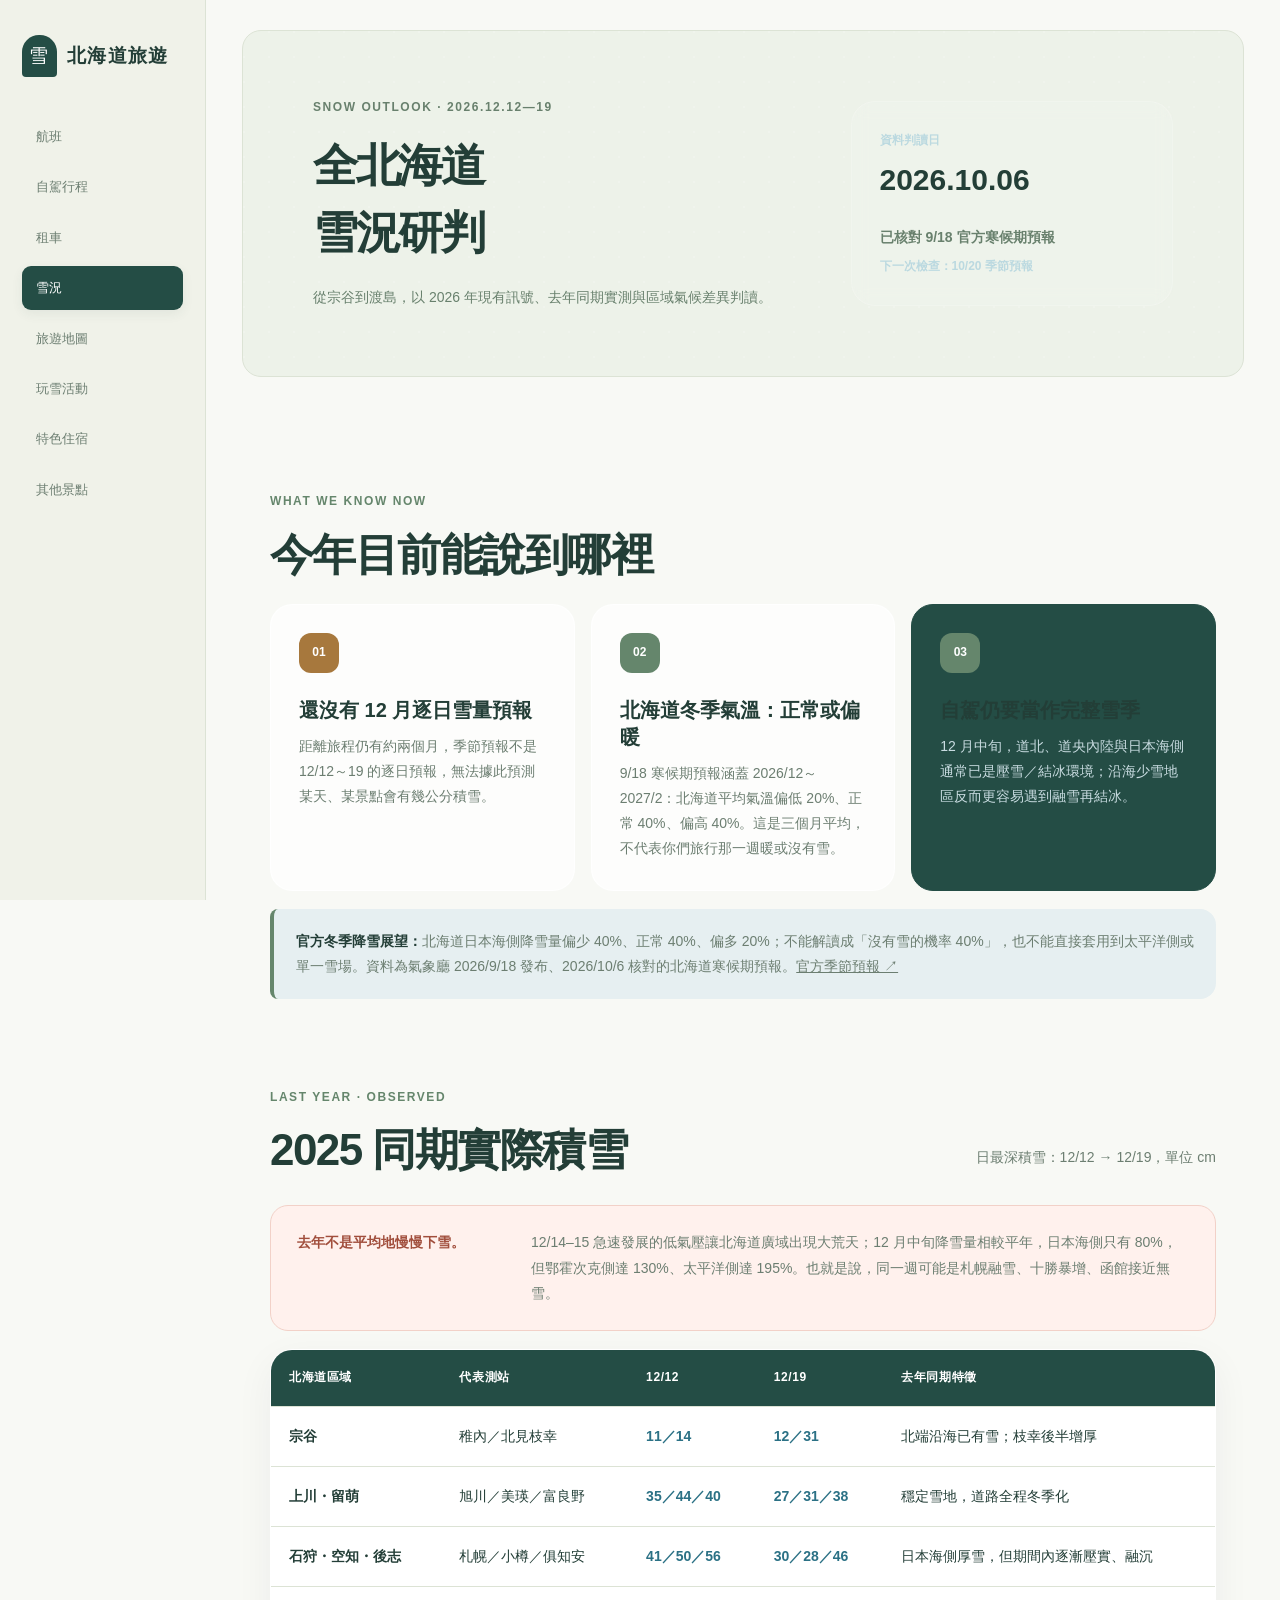
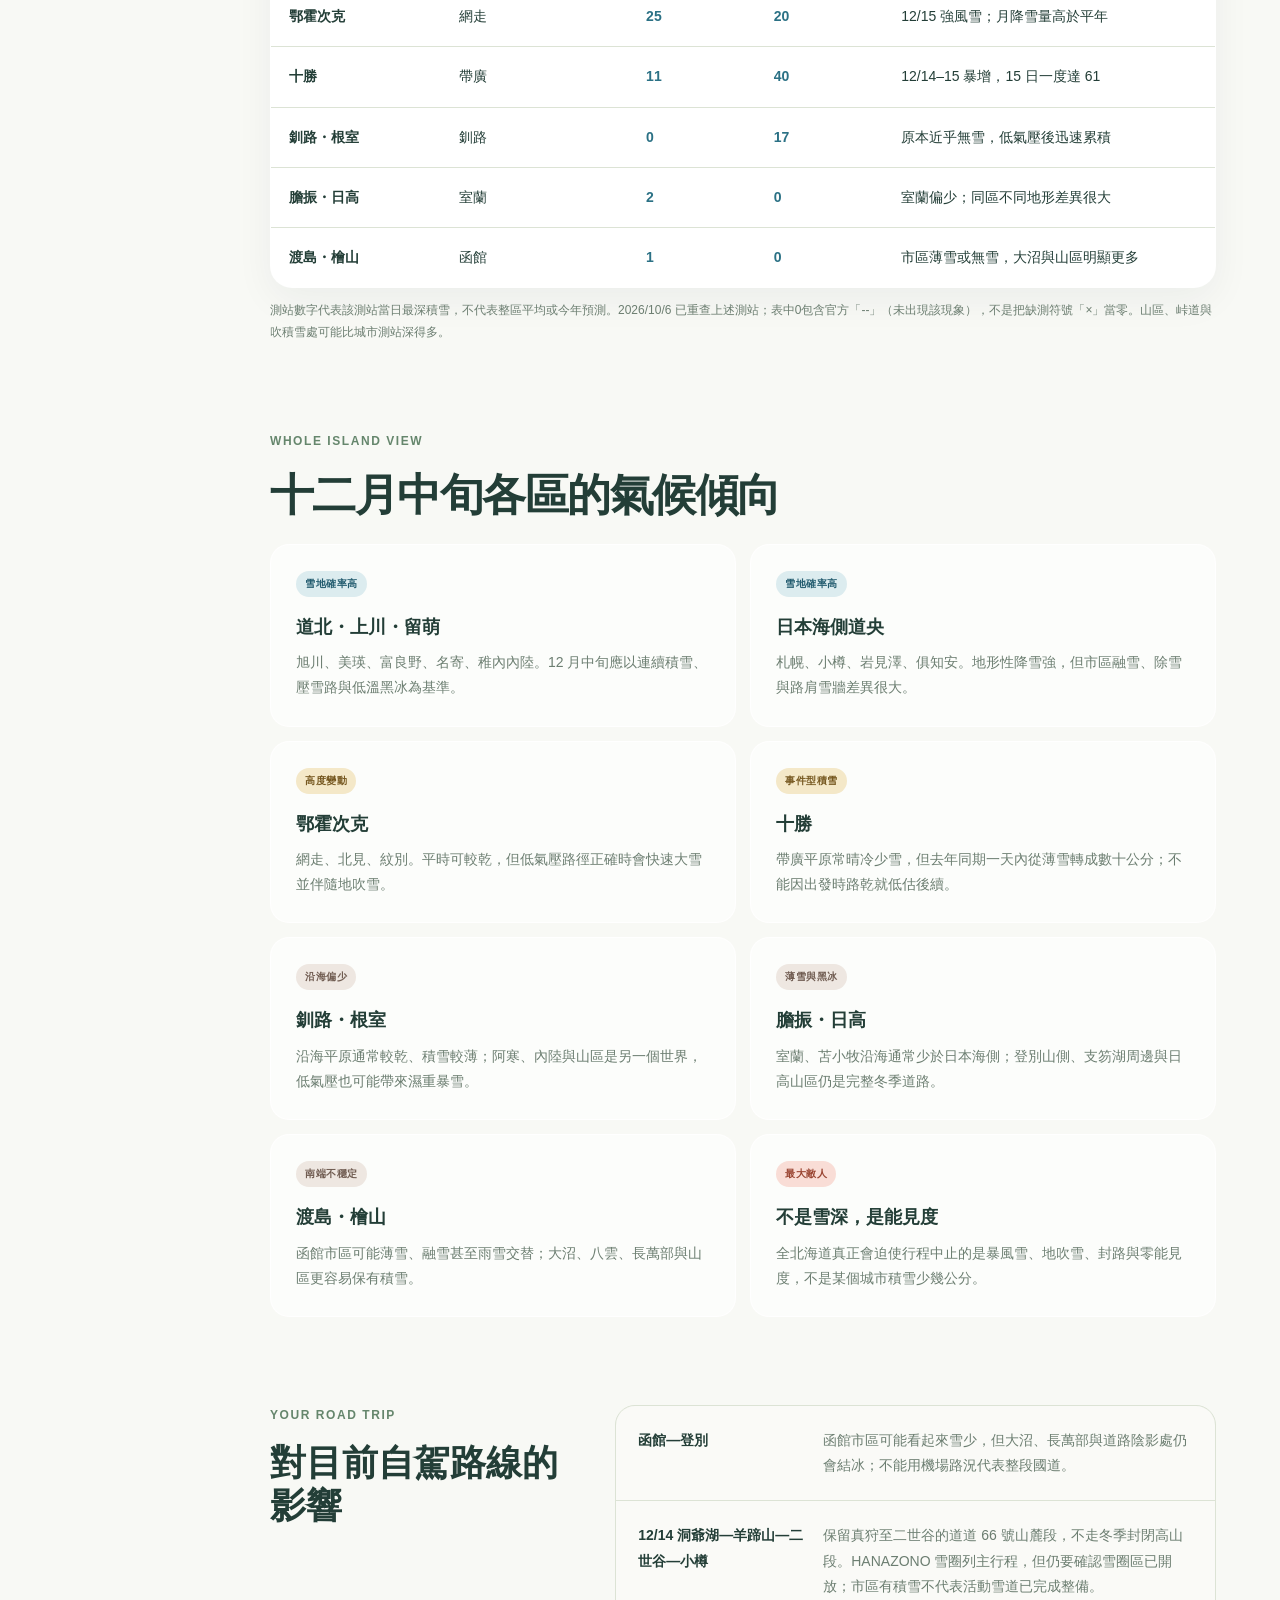
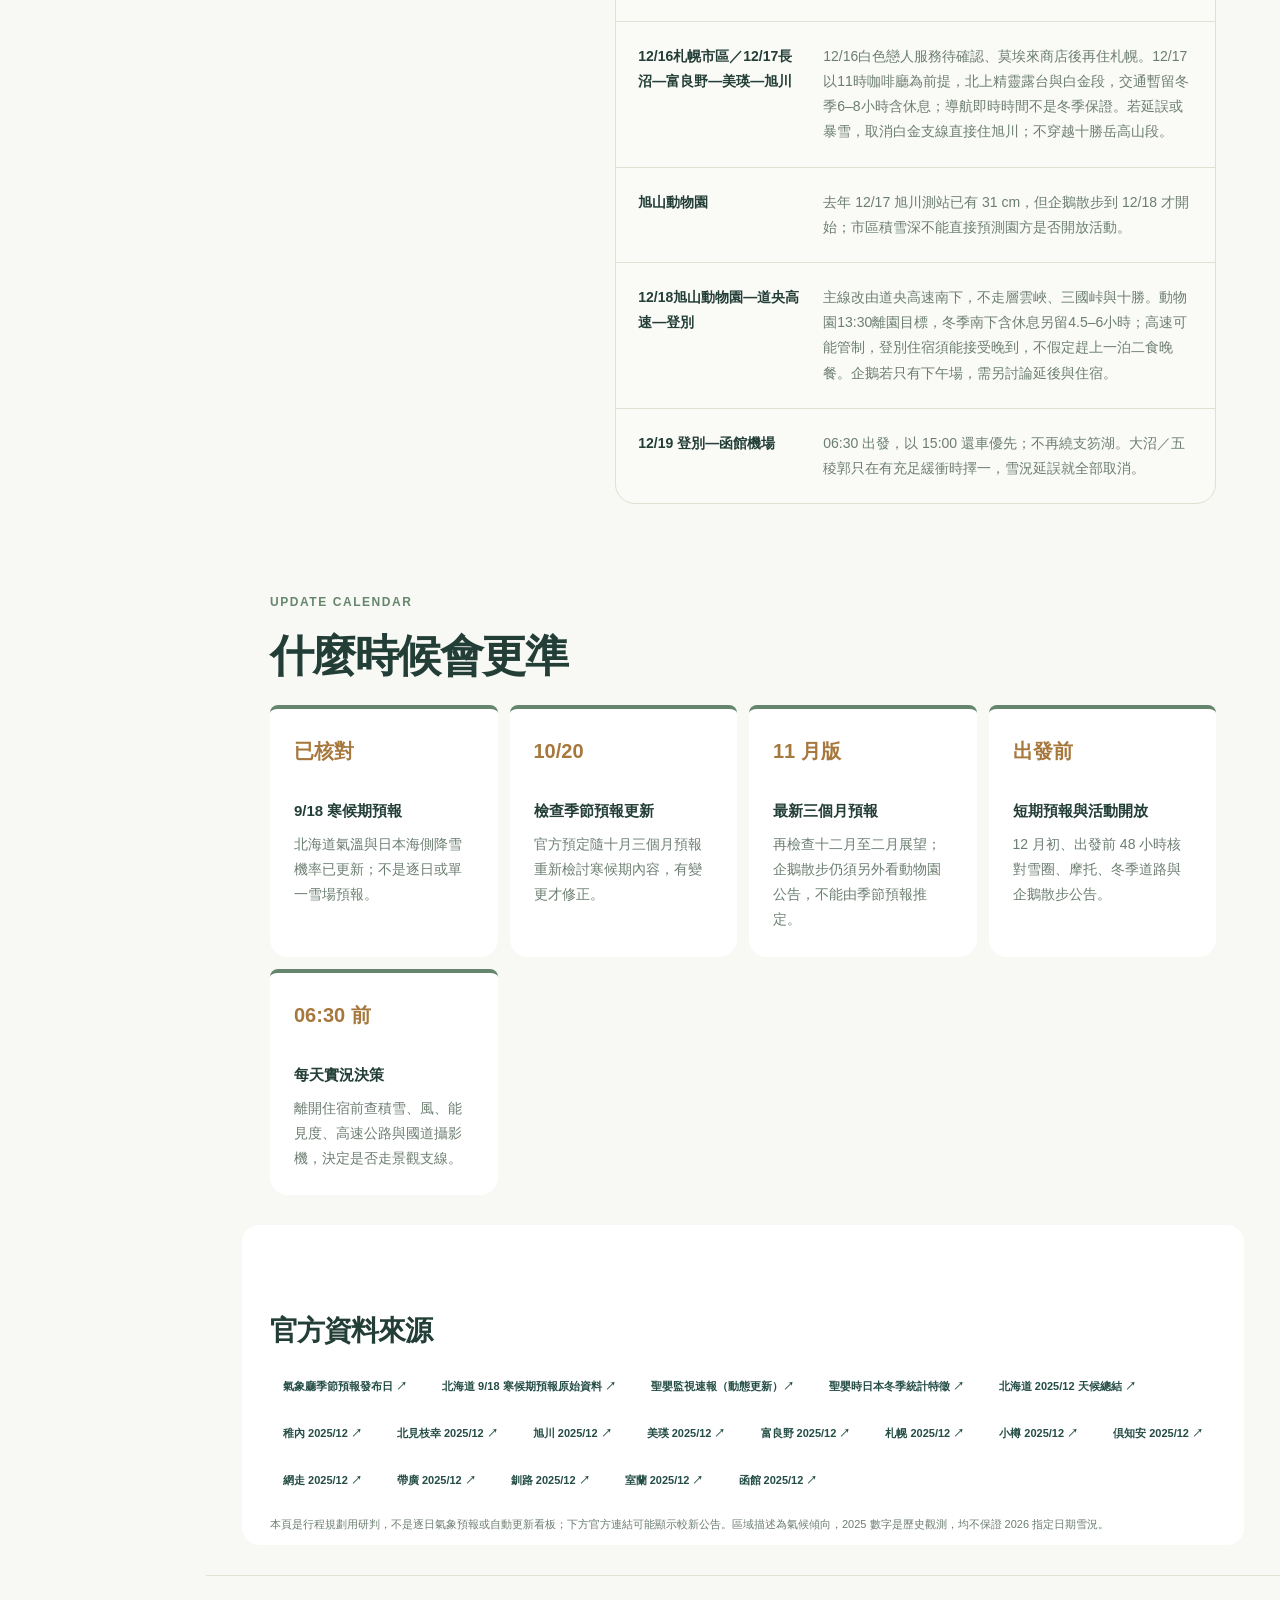
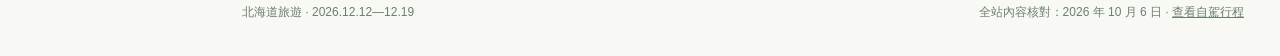
<file: weather.html>
<!doctype html>
<html lang="zh-Hant">
<head>
  <meta charset="utf-8">
  <meta name="viewport" content="width=device-width, initial-scale=1">
  <meta name="description" content="2026 年 12 月北海道旅程雪況展望與 2025 年同期全北海道積雪比較">
  <meta name="theme-color" content="#153a4b">
  <title>北海道旅遊 2026｜雪況研判</title>
  <link rel="icon" href="favicon.svg" type="image/svg+xml">
  <link rel="stylesheet" href="styles.css?v=20261006-review">
  <link rel="stylesheet" href="site-theme.css?v=20261029p2">
</head>
<body>
  <a class="skip-link" href="#main">跳至主要內容</a>

  <header class="site-header">
    <a class="brand" href="index.html" aria-label="北海道旅遊首頁">
      <span class="brand-mark" aria-hidden="true">雪</span>
      <span>北海道旅遊</span>
    </a>
    <nav class="nav" aria-label="主要導覽">
      <a class="nav-link" href="index.html">航班</a>
      <a class="nav-link" href="itinerary.html">自駕行程</a>
      <a class="nav-link" href="rental.html">租車</a>
      <a class="nav-link active" href="weather.html" aria-current="page">雪況</a>
      <a class="nav-link" href="map.html">旅遊地圖</a>
      <a class="nav-link" href="snowmobile.html">玩雪活動</a>
      <a class="nav-link" href="stays.html">特色住宿</a>
      <a class="nav-link" href="other-places.html">其他景點</a>
    </nav>
  </header>

  <main id="main" class="weather-main">
    <section class="weather-hero">
      <div>
        <p class="eyebrow">SNOW OUTLOOK · 2026.12.12—19</p>
        <h1>全北海道<br>雪況研判</h1>
        <p class="weather-lead">從宗谷到渡島，以 2026 年現有訊號、去年同期實測與區域氣候差異判讀。</p>
      </div>
      <div class="weather-status" aria-label="目前預報狀態">
        <span>資料判讀日</span>
        <strong>2026.10.06</strong>
        <p>已核對 9/18 官方寒候期預報</p>
        <small>下一次檢查：10/20 季節預報</small>
      </div>
    </section>

    <section class="weather-section" aria-labelledby="now-heading">
      <div class="section-heading compact">
        <div>
          <p class="eyebrow dark">WHAT WE KNOW NOW</p>
          <h2 id="now-heading">今年目前能說到哪裡</h2>
        </div>
      </div>
      <div class="forecast-grid">
        <article class="forecast-card pending-card">
          <span>01</span>
          <h3>還沒有 12 月逐日雪量預報</h3>
          <p>距離旅程仍有約兩個月，季節預報不是 12/12～19 的逐日預報，無法據此預測某天、某景點會有幾公分積雪。</p>
        </article>
        <article class="forecast-card">
          <span>02</span>
          <h3>北海道冬季氣溫：正常或偏暖</h3>
          <p>9/18 寒候期預報涵蓋 2026/12～2027/2：北海道平均氣溫偏低 20%、正常 40%、偏高 40%。這是三個月平均，不代表你們旅行那一週暖或沒有雪。</p>
        </article>
        <article class="forecast-card action-card">
          <span>03</span>
          <h3>自駕仍要當作完整雪季</h3>
          <p>12 月中旬，道北、道央內陸與日本海側通常已是壓雪／結冰環境；沿海少雪地區反而更容易遇到融雪再結冰。</p>
        </article>
      </div>
      <p class="forecast-note"><strong>官方冬季降雪展望：</strong>北海道日本海側降雪量偏少 40%、正常 40%、偏多 20%；不能解讀成「沒有雪的機率 40%」，也不能直接套用到太平洋側或單一雪場。資料為氣象廳 2026/9/18 發布、2026/10/6 核對的北海道寒候期預報。<a href="https://www.jma.go.jp/bosai/season/#area_type=offices&amp;area_code=010100&amp;term=season" target="_blank" rel="noopener noreferrer">官方季節預報 ↗</a></p>
    </section>

    <section class="weather-section last-year" aria-labelledby="last-year-heading">
      <div class="section-heading">
        <div>
          <p class="eyebrow dark">LAST YEAR · OBSERVED</p>
          <h2 id="last-year-heading">2025 同期實際積雪</h2>
        </div>
        <p class="section-note">日最深積雪：12/12 → 12/19，單位 cm</p>
      </div>

      <div class="event-callout">
        <strong>去年不是平均地慢慢下雪。</strong>
        <p>12/14–15 急速發展的低氣壓讓北海道廣域出現大荒天；12 月中旬降雪量相較平年，日本海側只有 80%，但鄂霍次克側達 130%、太平洋側達 195%。也就是說，同一週可能是札幌融雪、十勝暴增、函館接近無雪。</p>
      </div>

      <div class="snow-table-wrap">
        <table class="snow-table">
          <thead>
            <tr>
              <th scope="col">北海道區域</th>
              <th scope="col">代表測站</th>
              <th scope="col">12/12</th>
              <th scope="col">12/19</th>
              <th scope="col">去年同期特徵</th>
            </tr>
          </thead>
          <tbody>
            <tr><th scope="row">宗谷</th><td>稚內／北見枝幸</td><td>11／14</td><td>12／31</td><td>北端沿海已有雪；枝幸後半增厚</td></tr>
            <tr><th scope="row">上川・留萌</th><td>旭川／美瑛／富良野</td><td>35／44／40</td><td>27／31／38</td><td>穩定雪地，道路全程冬季化</td></tr>
            <tr><th scope="row">石狩・空知・後志</th><td>札幌／小樽／俱知安</td><td>41／50／56</td><td>30／28／46</td><td>日本海側厚雪，但期間內逐漸壓實、融沉</td></tr>
            <tr><th scope="row">鄂霍次克</th><td>網走</td><td>25</td><td>20</td><td>12/15 強風雪；月降雪量高於平年</td></tr>
            <tr><th scope="row">十勝</th><td>帶廣</td><td>11</td><td>40</td><td>12/14–15 暴增，15 日一度達 61</td></tr>
            <tr><th scope="row">釧路・根室</th><td>釧路</td><td>0</td><td>17</td><td>原本近乎無雪，低氣壓後迅速累積</td></tr>
            <tr><th scope="row">膽振・日高</th><td>室蘭</td><td>2</td><td>0</td><td>室蘭偏少；同區不同地形差異很大</td></tr>
            <tr><th scope="row">渡島・檜山</th><td>函館</td><td>1</td><td>0</td><td>市區薄雪或無雪，大沼與山區明顯更多</td></tr>
          </tbody>
        </table>
      </div>
      <p class="table-note">測站數字代表該測站當日最深積雪，不代表整區平均或今年預測。2026/10/6 已重查上述測站；表中0包含官方「--」（未出現該現象），不是把缺測符號「×」當零。山區、峠道與吹積雪處可能比城市測站深得多。</p>
    </section>

    <section class="weather-section" aria-labelledby="island-heading">
      <div class="section-heading compact">
        <div>
          <p class="eyebrow dark">WHOLE ISLAND VIEW</p>
          <h2 id="island-heading">十二月中旬各區的氣候傾向</h2>
        </div>
      </div>
      <div class="region-grid">
        <article><span class="snow-level high">雪地確率高</span><h3>道北・上川・留萌</h3><p>旭川、美瑛、富良野、名寄、稚內內陸。12 月中旬應以連續積雪、壓雪路與低溫黑冰為基準。</p></article>
        <article><span class="snow-level high">雪地確率高</span><h3>日本海側道央</h3><p>札幌、小樽、岩見澤、俱知安。地形性降雪強，但市區融雪、除雪與路肩雪牆差異很大。</p></article>
        <article><span class="snow-level medium">高度變動</span><h3>鄂霍次克</h3><p>網走、北見、紋別。平時可較乾，但低氣壓路徑正確時會快速大雪並伴隨地吹雪。</p></article>
        <article><span class="snow-level medium">事件型積雪</span><h3>十勝</h3><p>帶廣平原常晴冷少雪，但去年同期一天內從薄雪轉成數十公分；不能因出發時路乾就低估後續。</p></article>
        <article><span class="snow-level variable">沿海偏少</span><h3>釧路・根室</h3><p>沿海平原通常較乾、積雪較薄；阿寒、內陸與山區是另一個世界，低氣壓也可能帶來濕重暴雪。</p></article>
        <article><span class="snow-level variable">薄雪與黑冰</span><h3>膽振・日高</h3><p>室蘭、苫小牧沿海通常少於日本海側；登別山側、支笏湖周邊與日高山區仍是完整冬季道路。</p></article>
        <article><span class="snow-level variable">南端不穩定</span><h3>渡島・檜山</h3><p>函館市區可能薄雪、融雪甚至雨雪交替；大沼、八雲、長萬部與山區更容易保有積雪。</p></article>
        <article><span class="snow-level danger">最大敵人</span><h3>不是雪深，是能見度</h3><p>全北海道真正會迫使行程中止的是暴風雪、地吹雪、封路與零能見度，不是某個城市積雪少幾公分。</p></article>
      </div>
    </section>

    <section class="weather-section route-impact" aria-labelledby="route-impact-heading">
      <div>
        <p class="eyebrow dark">YOUR ROAD TRIP</p>
        <h2 id="route-impact-heading">對目前自駕路線的影響</h2>
      </div>
      <div class="impact-list">
        <article><strong>函館—登別</strong><p>函館市區可能看起來雪少，但大沼、長萬部與道路陰影處仍會結冰；不能用機場路況代表整段國道。</p></article>
        <article><strong>12/14 洞爺湖—羊蹄山—二世谷—小樽</strong><p>保留真狩至二世谷的道道 66 號山麓段，不走冬季封閉高山段。HANAZONO 雪圈列主行程，但仍要確認雪圈區已開放；市區有積雪不代表活動雪道已完成整備。</p></article>
        <article><strong>12/16札幌市區／12/17長沼—富良野—美瑛—旭川</strong><p>12/16白色戀人服務待確認、莫埃來商店後再住札幌。12/17以11時咖啡廳為前提，北上精靈露台與白金段，交通暫留冬季6–8小時含休息；導航即時時間不是冬季保證。若延誤或暴雪，取消白金支線直接住旭川；不穿越十勝岳高山段。</p></article>
        <article><strong>旭山動物園</strong><p>去年 12/17 旭川測站已有 31 cm，但企鵝散步到 12/18 才開始；市區積雪深不能直接預測園方是否開放活動。</p></article>
        <article><strong>12/18旭山動物園—道央高速—登別</strong><p>主線改由道央高速南下，不走層雲峽、三國峠與十勝。動物園13:30離園目標，冬季南下含休息另留4.5–6小時；高速可能管制，登別住宿須能接受晚到，不假定趕上一泊二食晚餐。企鵝若只有下午場，需另討論延後與住宿。</p></article>
        <article><strong>12/19 登別—函館機場</strong><p>06:30 出發，以 15:00 還車優先；不再繞支笏湖。大沼／五稜郭只在有充足緩衝時擇一，雪況延誤就全部取消。</p></article>
      </div>
    </section>

    <section class="weather-section update-section" aria-labelledby="update-heading">
      <div class="section-heading compact">
        <div>
          <p class="eyebrow dark">UPDATE CALENDAR</p>
          <h2 id="update-heading">什麼時候會更準</h2>
        </div>
      </div>
      <ol class="update-timeline">
        <li><time>已核對</time><div><strong>9/18 寒候期預報</strong><p>北海道氣溫與日本海側降雪機率已更新；不是逐日或單一雪場預報。</p></div></li>
        <li><time>10/20</time><div><strong>檢查季節預報更新</strong><p>官方預定隨十月三個月預報重新檢討寒候期內容，有變更才修正。</p></div></li>
        <li><time>11 月版</time><div><strong>最新三個月預報</strong><p>再檢查十二月至二月展望；企鵝散步仍須另外看動物園公告，不能由季節預報推定。</p></div></li>
        <li><time>出發前</time><div><strong>短期預報與活動開放</strong><p>12 月初、出發前 48 小時核對雪圈、摩托、冬季道路與企鵝散步公告。</p></div></li>
        <li><time>06:30 前</time><div><strong>每天實況決策</strong><p>離開住宿前查積雪、風、能見度、高速公路與國道攝影機，決定是否走景觀支線。</p></div></li>
      </ol>
    </section>

    <section class="source-section weather-sources" aria-labelledby="weather-source-heading">
      <h2 id="weather-source-heading">官方資料來源</h2>
      <div class="source-links">
        <a href="https://www.jma.go.jp/jma/kishou/know/kisetsu_riyou/calendar/index.html" target="_blank" rel="noopener noreferrer">氣象廳季節預報發布日 ↗</a>
        <a href="https://www.jma.go.jp/bosai/season/data/P6M/010100.json" target="_blank" rel="noopener noreferrer">北海道 9/18 寒候期預報原始資料 ↗</a>
        <a href="https://www.data.jma.go.jp/cpd/elnino/kanshi_joho/kanshi_joho1.html" target="_blank" rel="noopener noreferrer">聖嬰監視速報（動態更新）↗</a>
        <a href="https://www.data.jma.go.jp/cpd/data/elnino/learning/tenkou/nihon1.html" target="_blank" rel="noopener noreferrer">聖嬰時日本冬季統計特徵 ↗</a>
        <a href="https://www.data.jma.go.jp/sapporo/tenki/kikou/weatherflush/pdf/sokuhou202512.pdf" target="_blank" rel="noopener noreferrer">北海道 2025/12 天候總結 ↗</a>
        <a href="https://www.data.jma.go.jp/stats/etrn/view/daily_s1.php?prec_no=11&amp;block_no=47401&amp;year=2025&amp;month=12&amp;view=p1" target="_blank" rel="noopener noreferrer">稚內 2025/12 ↗</a>
        <a href="https://www.data.jma.go.jp/stats/etrn/view/daily_s1.php?prec_no=11&amp;block_no=47402&amp;year=2025&amp;month=12&amp;view=p1" target="_blank" rel="noopener noreferrer">北見枝幸 2025/12 ↗</a>
        <a href="https://www.data.jma.go.jp/stats/etrn/view/daily_s1.php?prec_no=12&amp;block_no=47407&amp;year=2025&amp;month=12&amp;view=p1" target="_blank" rel="noopener noreferrer">旭川 2025/12 ↗</a>
        <a href="https://www.data.jma.go.jp/stats/etrn/view/daily_a1.php?prec_no=12&amp;block_no=1052&amp;year=2025&amp;month=12&amp;view=p1" target="_blank" rel="noopener noreferrer">美瑛 2025/12 ↗</a>
        <a href="https://www.data.jma.go.jp/stats/etrn/view/daily_a1.php?prec_no=12&amp;block_no=0021&amp;year=2025&amp;month=12&amp;view=p1" target="_blank" rel="noopener noreferrer">富良野 2025/12 ↗</a>
        <a href="https://www.data.jma.go.jp/stats/etrn/view/daily_s1.php?prec_no=14&amp;block_no=47412&amp;year=2025&amp;month=12&amp;view=p1" target="_blank" rel="noopener noreferrer">札幌 2025/12 ↗</a>
        <a href="https://www.data.jma.go.jp/stats/etrn/view/daily_s1.php?prec_no=16&amp;block_no=47411&amp;year=2025&amp;month=12&amp;view=p1" target="_blank" rel="noopener noreferrer">小樽 2025/12 ↗</a>
        <a href="https://www.data.jma.go.jp/stats/etrn/view/daily_s1.php?prec_no=16&amp;block_no=47433&amp;year=2025&amp;month=12&amp;view=p1" target="_blank" rel="noopener noreferrer">倶知安 2025/12 ↗</a>
        <a href="https://www.data.jma.go.jp/stats/etrn/view/daily_s1.php?prec_no=17&amp;block_no=47409&amp;year=2025&amp;month=12&amp;view=p1" target="_blank" rel="noopener noreferrer">網走 2025/12 ↗</a>
        <a href="https://www.data.jma.go.jp/stats/etrn/view/daily_s1.php?prec_no=20&amp;block_no=47417&amp;year=2025&amp;month=12&amp;view=p1" target="_blank" rel="noopener noreferrer">帶廣 2025/12 ↗</a>
        <a href="https://www.data.jma.go.jp/stats/etrn/view/daily_s1.php?prec_no=19&amp;block_no=47418&amp;year=2025&amp;month=12&amp;view=p1" target="_blank" rel="noopener noreferrer">釧路 2025/12 ↗</a>
        <a href="https://www.data.jma.go.jp/stats/etrn/view/daily_s1.php?prec_no=21&amp;block_no=47423&amp;year=2025&amp;month=12&amp;view=p1" target="_blank" rel="noopener noreferrer">室蘭 2025/12 ↗</a>
        <a href="https://www.data.jma.go.jp/stats/etrn/view/daily_s1.php?prec_no=23&amp;block_no=47430&amp;year=2025&amp;month=12&amp;view=p1" target="_blank" rel="noopener noreferrer">函館 2025/12 ↗</a>
      </div>
      <p>本頁是行程規劃用研判，不是逐日氣象預報或自動更新看板；下方官方連結可能顯示較新公告。區域描述為氣候傾向，2025 數字是歷史觀測，均不保證 2026 指定日期雪況。</p>
    </section>
  </main>

  <footer class="footer">
    <p>北海道旅遊 · 2026.12.12—12.19</p>
    <p>全站內容核對：2026 年 10 月 6 日 · <a href="itinerary.html">查看自駕行程</a></p>
  </footer>
</body>
</html>
</file>
<file: styles.css>
:root {
  --ink: #17313d;
  --muted: #6c7c82;
  --paper: #f4f1e9;
  --white: #ffffff;
  --deep: #153a4b;
  --deep-2: #0d2935;
  --ice: #dcebef;
  --blue: #5c98a8;
  --coral: #d56d55;
  --gold: #d5aa58;
  --line: rgba(23, 49, 61, 0.14);
  --shadow: 0 22px 60px rgba(13, 41, 53, 0.11);
  --radius-lg: 28px;
  --radius-md: 18px;
}

* {
  box-sizing: border-box;
}

html {
  scroll-behavior: smooth;
}

body {
  margin: 0;
  color: var(--ink);
  background: var(--paper);
  font-family: "Noto Sans TC", system-ui, -apple-system, BlinkMacSystemFont, "Segoe UI", sans-serif;
  line-height: 1.65;
}

a {
  color: inherit;
}

.skip-link {
  position: fixed;
  top: 12px;
  left: 12px;
  z-index: 100;
  padding: 10px 14px;
  color: var(--white);
  background: var(--deep-2);
  border-radius: 8px;
  transform: translateY(-160%);
}

.skip-link:focus {
  transform: translateY(0);
}

.site-header {
  position: relative;
  z-index: 10;
  display: flex;
  align-items: center;
  justify-content: space-between;
  max-width: 1180px;
  margin: 0 auto;
  padding: 22px 28px;
}

.brand {
  display: inline-flex;
  align-items: center;
  gap: 12px;
  font-size: 17px;
  font-weight: 800;
  text-decoration: none;
  letter-spacing: 0.04em;
}

.brand-mark {
  display: grid;
  width: 38px;
  height: 38px;
  place-items: center;
  color: var(--white);
  background: var(--deep);
  border-radius: 50%;
  font-size: 13px;
}

.nav {
  display: flex;
  flex-wrap: wrap;
  max-width: 100%;
  gap: 8px;
  padding: 5px;
  background: rgba(255, 255, 255, 0.58);
  border: 1px solid rgba(255, 255, 255, 0.85);
  border-radius: 999px;
  backdrop-filter: blur(14px);
}

.nav-link {
  padding: 8px 16px;
  color: var(--muted);
  border-radius: 999px;
  font-size: 14px;
  font-weight: 700;
  text-decoration: none;
}

.nav-link:hover,
.nav-link:focus-visible {
  color: var(--ink);
}

.nav-link.active {
  color: var(--white);
  background: var(--deep);
}

.hero {
  position: relative;
  display: grid;
  grid-template-columns: 1.1fr 0.9fr;
  min-height: 530px;
  max-width: 1180px;
  margin: 6px auto 0;
  overflow: hidden;
  color: var(--white);
  background:
    linear-gradient(120deg, rgba(21, 58, 75, 0.99), rgba(30, 81, 99, 0.93)),
    var(--deep);
  border-radius: 36px;
  box-shadow: var(--shadow);
}

.hero::before {
  position: absolute;
  inset: 0;
  content: "";
  opacity: 0.17;
  background-image: radial-gradient(circle at 1px 1px, #fff 1px, transparent 0);
  background-size: 28px 28px;
  mask-image: linear-gradient(to bottom, #000, transparent 75%);
}

.hero-content {
  position: relative;
  z-index: 2;
  align-self: center;
  padding: 72px;
}

.eyebrow {
  margin: 0 0 14px;
  color: #b9d8df;
  font-size: 12px;
  font-weight: 800;
  letter-spacing: 0.19em;
}

.eyebrow.dark {
  color: var(--blue);
}

.hero h1,
.map-hero h1 {
  margin: 0;
  font-size: clamp(42px, 6vw, 72px);
  line-height: 1.18;
  letter-spacing: -0.045em;
}

.hero-copy {
  margin: 26px 0 0;
  color: #d6e8ec;
  font-size: 18px;
}

.hero-meta {
  display: flex;
  flex-wrap: wrap;
  gap: 9px;
  margin-top: 30px;
}

.hero-meta span {
  padding: 7px 12px;
  color: #dcecf0;
  border: 1px solid rgba(255, 255, 255, 0.2);
  border-radius: 999px;
  font-size: 13px;
}

.hero-art {
  position: relative;
  min-height: 460px;
}

.sun {
  position: absolute;
  top: 80px;
  right: 110px;
  width: 118px;
  height: 118px;
  background: var(--coral);
  border-radius: 50%;
  box-shadow: 0 0 0 24px rgba(213, 109, 85, 0.1);
}

.mountain {
  position: absolute;
  right: -20%;
  bottom: -17%;
  width: 118%;
  height: 70%;
  background: #dcebef;
  clip-path: polygon(48% 0, 100% 100%, 0 100%);
}

.mountain::before {
  position: absolute;
  top: 0;
  left: 0;
  width: 100%;
  height: 52%;
  content: "";
  background: #fff;
  clip-path: polygon(48% 0, 66% 54%, 54% 44%, 45% 66%, 35% 47%, 26% 62%);
}

.mountain-back {
  right: 35%;
  bottom: -24%;
  opacity: 0.42;
  transform: scale(0.76);
}

.snow {
  position: absolute;
  color: rgba(255, 255, 255, 0.72);
}

.snow-one { top: 24%; left: 13%; font-size: 25px; }
.snow-two { top: 44%; right: 12%; font-size: 16px; }
.snow-three { top: 16%; right: 46%; font-size: 11px; }

.content-section,
.quick-section,
.saved-preview {
  max-width: 1100px;
  margin: 0 auto;
  padding: 94px 28px 0;
}

.section-heading {
  display: flex;
  align-items: end;
  justify-content: space-between;
  gap: 24px;
  margin-bottom: 28px;
}

.section-heading.compact {
  margin-bottom: 22px;
}

.section-heading h2,
.quick-copy h2,
.map-card-content h2 {
  margin: 0;
  font-size: clamp(30px, 4vw, 44px);
  line-height: 1.25;
  letter-spacing: -0.035em;
}

.section-note {
  margin: 0 0 7px;
  color: var(--muted);
  font-size: 14px;
}

.flight-grid {
  display: grid;
  gap: 24px;
}

.flight-card {
  overflow: hidden;
  background: var(--white);
  border: 1px solid rgba(255, 255, 255, 0.9);
  border-radius: var(--radius-lg);
  box-shadow: 0 14px 45px rgba(13, 41, 53, 0.07);
}

.flight-card-top,
.flight-card-bottom {
  display: flex;
  align-items: center;
  justify-content: space-between;
  gap: 20px;
}

.flight-card-top {
  padding: 26px 30px 22px;
  border-bottom: 1px solid var(--line);
}

.direction-tag,
.status-badge,
.place-type {
  display: inline-flex;
  align-items: center;
  width: fit-content;
  padding: 5px 10px;
  border-radius: 999px;
  font-size: 12px;
  font-weight: 800;
  letter-spacing: 0.04em;
}

.direction-tag.outbound {
  color: #9b4637;
  background: #f9dfd8;
}

.direction-tag.inbound,
.status-badge {
  color: #2f7080;
  background: var(--ice);
}

.flight-date {
  display: inline;
  margin: 0 0 0 10px;
  font-size: 14px;
  font-weight: 700;
}

.airline {
  display: flex;
  align-items: baseline;
  gap: 13px;
  text-align: right;
}

.airline strong {
  color: #7f1835;
  letter-spacing: 0.08em;
}

.airline span {
  color: var(--muted);
  font-size: 13px;
}

.route {
  display: grid;
  grid-template-columns: 1fr minmax(210px, 1fr) 1fr;
  align-items: center;
  gap: 34px;
  padding: 38px 44px;
}

.airport {
  display: grid;
}

.airport-destination {
  text-align: right;
}

.airport time {
  font-size: clamp(30px, 4.4vw, 48px);
  font-weight: 800;
  line-height: 1.1;
  letter-spacing: -0.04em;
}

.airport strong {
  margin-top: 8px;
  color: var(--blue);
  font-size: 17px;
  letter-spacing: 0.14em;
}

.airport span {
  margin-top: 2px;
  font-weight: 600;
}

.airport small,
.route-line small {
  color: var(--muted);
}

.route-line {
  position: relative;
  display: grid;
  justify-items: center;
  text-align: center;
}

.route-line .line {
  width: 100%;
  height: 1px;
  margin: 15px 0 11px;
  background: repeating-linear-gradient(to right, var(--blue) 0 6px, transparent 6px 11px);
}

.route-line .plane {
  position: absolute;
  top: 4px;
  color: var(--coral);
  background: var(--white);
  padding: 0 9px;
  font-size: 19px;
  transform: rotate(4deg);
}

.route-line strong {
  font-size: 13px;
}

.route-line small {
  font-size: 12px;
}

.flight-card-bottom {
  padding: 15px 30px;
  color: var(--muted);
  background: #f8f9f7;
  font-size: 12px;
}

.quick-section {
  display: flex;
  align-items: center;
  justify-content: space-between;
  gap: 42px;
  padding-top: 72px;
  padding-bottom: 88px;
}

.quick-copy p:last-child {
  max-width: 650px;
  margin: 14px 0 0;
  color: var(--muted);
}

.quick-actions {
  display: flex;
  flex: none;
  align-items: center;
  gap: 22px;
}

.text-button {
  color: var(--deep);
  font-size: 14px;
  font-weight: 800;
  text-underline-offset: 5px;
}

.primary-button {
  display: inline-flex;
  flex: none;
  align-items: center;
  justify-content: center;
  gap: 18px;
  padding: 14px 21px;
  color: var(--white);
  background: var(--coral);
  border-radius: 12px;
  box-shadow: 0 10px 25px rgba(213, 109, 85, 0.22);
  font-weight: 800;
  text-decoration: none;
  transition: transform 160ms ease, box-shadow 160ms ease;
}

.primary-button:hover,
.primary-button:focus-visible {
  transform: translateY(-2px);
  box-shadow: 0 14px 30px rgba(213, 109, 85, 0.3);
}

.primary-button.wide {
  width: 100%;
  margin-top: 26px;
}

.footer {
  display: flex;
  align-items: center;
  justify-content: space-between;
  gap: 20px;
  max-width: 1180px;
  margin: 0 auto;
  padding: 25px 28px 34px;
  color: var(--muted);
  border-top: 1px solid var(--line);
  font-size: 12px;
}

.footer p {
  margin: 0;
}

.map-main {
  padding-bottom: 90px;
}

.map-hero {
  display: flex;
  align-items: center;
  gap: 34px;
  max-width: 1100px;
  margin: 28px auto 0;
  padding: 62px 28px 46px;
}

.map-hero h1 {
  color: var(--deep);
  font-size: clamp(40px, 6vw, 68px);
}

.map-hero p:last-child {
  max-width: 700px;
  margin: 16px 0 0;
  color: var(--muted);
  font-size: 17px;
}

.map-pin {
  display: grid;
  flex: none;
  width: 96px;
  height: 112px;
  place-items: center;
  background: var(--coral);
  border-radius: 50% 50% 50% 10%;
  transform: rotate(-45deg);
  box-shadow: 0 18px 38px rgba(213, 109, 85, 0.22);
}

.map-pin span {
  width: 30px;
  height: 30px;
  background: var(--paper);
  border-radius: 50%;
}

.map-card {
  display: grid;
  grid-template-columns: 1.06fr 0.94fr;
  max-width: 1044px;
  min-height: 500px;
  margin: 0 auto;
  overflow: hidden;
  background: var(--white);
  border-radius: 32px;
  box-shadow: var(--shadow);
}

.map-card-art {
  position: relative;
  overflow: hidden;
  background-color: var(--deep);
  background-image:
    linear-gradient(rgba(255,255,255,.035) 1px, transparent 1px),
    linear-gradient(90deg, rgba(255,255,255,.035) 1px, transparent 1px);
  background-size: 40px 40px;
}

.map-card-art::before {
  position: absolute;
  top: 16%;
  right: 13%;
  width: 57%;
  height: 72%;
  content: "";
  background: #dcebef;
  border-radius: 52% 48% 45% 55% / 41% 53% 47% 59%;
  transform: rotate(-12deg);
  box-shadow: inset -30px -20px 0 rgba(92, 152, 168, 0.2);
}

.road {
  position: absolute;
  z-index: 2;
  height: 4px;
  background: var(--gold);
  border-radius: 999px;
  transform-origin: left center;
}

.road-one {
  top: 47%;
  left: 31%;
  width: 48%;
  transform: rotate(-19deg);
}

.road-two {
  top: 35%;
  left: 53%;
  width: 33%;
  transform: rotate(62deg);
}

.dot {
  position: absolute;
  z-index: 3;
  width: 18px;
  height: 18px;
  background: var(--coral);
  border: 4px solid var(--white);
  border-radius: 50%;
  box-shadow: 0 5px 10px rgba(13, 41, 53, 0.24);
}

.dot-one { top: 51%; left: 41%; }
.dot-two { top: 36%; left: 64%; }
.dot-three { top: 62%; left: 71%; }

.map-label {
  position: absolute;
  z-index: 4;
  bottom: 24px;
  left: 28px;
  color: rgba(255, 255, 255, 0.7);
  font-size: 11px;
  font-weight: 800;
  letter-spacing: 0.3em;
}

.map-card-content {
  align-self: center;
  padding: 56px;
}

.map-card-content h2 {
  margin-top: 17px;
}

.map-card-content > p {
  color: var(--muted);
}

.map-facts {
  display: grid;
  gap: 12px;
  margin: 24px 0 0;
}

.map-facts div {
  display: flex;
  justify-content: space-between;
  gap: 24px;
  padding-bottom: 10px;
  border-bottom: 1px solid var(--line);
}

.map-facts dt {
  color: var(--muted);
  font-size: 13px;
}

.map-facts dd {
  margin: 0;
  font-size: 13px;
  font-weight: 700;
  text-align: right;
}

.privacy-note {
  margin: 14px 0 0;
  font-size: 11px;
  line-height: 1.55;
}

.saved-preview {
  padding-top: 74px;
}

.place-grid {
  display: grid;
  grid-template-columns: repeat(2, 1fr);
  gap: 18px;
}

.place-card {
  padding: 26px;
  background: rgba(255, 255, 255, 0.58);
  border: 1px solid rgba(255, 255, 255, 0.9);
  border-radius: var(--radius-md);
}

.place-type {
  color: #2f7080;
  background: var(--ice);
}

.place-card h3 {
  margin: 16px 0 7px;
  font-size: 21px;
}

.place-card p {
  margin: 0;
  color: var(--muted);
  font-size: 14px;
}

.place-card > a {
  display: inline-block;
  margin-top: 14px;
  margin-right: 12px;
  overflow-wrap: anywhere;
}

.nav-link { white-space: nowrap; }
.site-header { flex-wrap: wrap; gap: 12px; }
.quick-actions { flex-wrap: wrap; }
.rental-hero > * { min-width: 0; max-width: 100%; overflow-wrap: anywhere; }


/* Self-drive itinerary */
.itinerary-main {
  padding-bottom: 92px;
}

.roadtrip-hero {
  position: relative;
  display: grid;
  grid-template-columns: .9fr 1.1fr;
  align-items: center;
  min-height: 460px;
  max-width: 1180px;
  margin: 6px auto 0;
  overflow: hidden;
  color: var(--white);
  background: var(--deep);
  border-radius: 36px;
  box-shadow: var(--shadow);
}

.roadtrip-hero::after {
  position: absolute;
  inset: 0;
  z-index: 0;
  content: "";
  opacity: .15;
  background-image: radial-gradient(circle at 1px 1px, #fff 1px, transparent 0);
  background-size: 25px 25px;
}

.roadtrip-copy,
.route-diagram {
  position: relative;
  z-index: 1;
}

.roadtrip-copy {
  padding: 64px 0 64px 70px;
}

.roadtrip-copy h1 {
  margin: 0;
  font-size: clamp(42px, 5.4vw, 68px);
  line-height: 1.16;
  letter-spacing: -.045em;
}

.roadtrip-copy > p:last-child {
  margin: 24px 0 0;
  color: #c9e0e6;
}

.route-diagram {
  min-height: 360px;
  margin: 35px 35px 35px 20px;
  color: #7eb6c3;
  background: rgba(255, 255, 255, .055);
  border: 1px solid rgba(255, 255, 255, .1);
  border-radius: 28px;
}

.route-diagram svg {
  position: absolute;
  inset: 8% 3% 5%;
  width: 94%;
  height: 87%;
}

.route-stop {
  position: absolute;
  z-index: 2;
  padding: 5px 10px;
  color: var(--white);
  background: var(--coral);
  border: 3px solid var(--deep);
  border-radius: 999px;
  box-shadow: 0 7px 18px rgba(0,0,0,.18);
  font-size: 12px;
  font-weight: 800;
}

.stop-hakodate { bottom: 8%; left: 7%; }
.stop-onuma { bottom: 21%; left: 21%; }
.stop-toya { top: 50%; left: 38%; }
.stop-noboribetsu { top: 50%; right: 35%; }
.stop-otaru { top: 26%; right: 29%; }
.stop-sapporo { top: 35%; right: 18%; }
.stop-biei { top: 20%; right: 7%; }
.stop-asahikawa { top: 6%; right: 2%; }
.stop-chitose { top: 50%; right: 8%; }

.route-summary,
.daily-section,
.drive-guide,
.decision-section,
.source-section {
  max-width: 1100px;
  margin: 0 auto;
  padding: 88px 28px 0;
}

.night-grid {
  display: grid;
  grid-template-columns: repeat(6, 1fr);
  gap: 12px;
}

.night-grid article {
  display: grid;
  min-height: 145px;
  padding: 20px;
  align-content: space-between;
  background: rgba(255, 255, 255, .62);
  border: 1px solid rgba(255, 255, 255, .88);
  border-radius: 17px;
}

.night-grid span,
.night-grid small {
  color: var(--muted);
  font-size: 11px;
}

.night-grid strong {
  font-size: 23px;
}

.day-list {
  display: grid;
  gap: 20px;
}

.day-card {
  overflow: hidden;
  background: var(--white);
  border: 1px solid rgba(255,255,255,.9);
  border-radius: 24px;
  box-shadow: 0 12px 38px rgba(13, 41, 53, .065);
}

.day-card.long-drive {
  border: 2px solid #d69656;
}

.day-card.penguin-day {
  border: 2px solid #69a9bb;
  box-shadow: 0 16px 44px rgba(25, 92, 111, .13);
}

.day-header {
  display: grid;
  grid-template-columns: 66px 1fr auto;
  align-items: center;
  gap: 20px;
  padding: 24px 28px;
  background: #f9faf8;
  border-bottom: 1px solid var(--line);
}

.day-number {
  display: grid;
  width: 58px;
  height: 58px;
  place-items: center;
  align-content: center;
  color: var(--white);
  background: var(--deep);
  border-radius: 17px;
  line-height: 1;
}

.day-number span {
  font-size: 8px;
  font-weight: 800;
  letter-spacing: .15em;
}

.day-number strong {
  margin-top: 4px;
  font-size: 25px;
}

.day-header p {
  margin: 0 0 2px;
  color: var(--muted);
  font-size: 12px;
  font-weight: 700;
}

.day-header h3 {
  margin: 0;
  font-size: 21px;
  line-height: 1.35;
}

.drive-stat {
  display: grid;
  min-width: 120px;
  text-align: right;
}

.drive-stat strong {
  color: var(--blue);
}

.drive-stat span {
  color: var(--muted);
  font-size: 11px;
}

.day-body {
  display: grid;
  grid-template-columns: 1fr 270px;
  gap: 32px;
  padding: 28px;
}

.day-plan h4 {
  margin: 0 0 14px;
  color: var(--blue);
  font-size: 12px;
  letter-spacing: .12em;
}

.day-plan ul {
  display: grid;
  gap: 12px;
  margin: 0;
  padding: 0;
  list-style: none;
}

.day-plan li {
  display: grid;
  grid-template-columns: 58px 1fr;
  gap: 14px;
  align-items: start;
}

.day-plan time {
  color: var(--coral);
  font-size: 12px;
  font-weight: 800;
}

.day-plan li span {
  font-size: 14px;
}

.day-side {
  align-self: start;
  padding: 19px;
  background: #edf5f6;
  border-radius: 16px;
}

.day-side.warning-side {
  background: #fff4de;
}

.day-side.danger-side {
  color: #6d2b26;
  background: #fde8e4;
}

.priority-label {
  color: var(--blue);
  font-size: 10px;
  font-weight: 800;
  letter-spacing: .13em;
}

.warning-side .priority-label { color: #aa6a18; }
.danger-side .priority-label { color: #a84439; }

.day-side p {
  margin: 8px 0 17px;
  font-size: 12px;
}

.day-side a {
  color: var(--deep);
  font-size: 12px;
  font-weight: 800;
  text-underline-offset: 4px;
}

.guide-grid {
  display: grid;
  grid-template-columns: repeat(4, 1fr);
  gap: 16px;
}

.guide-card {
  padding: 24px;
  background: var(--deep);
  color: var(--white);
  border-radius: 20px;
}

.guide-card.critical-card {
  background: var(--coral);
}

.guide-icon {
  display: grid;
  width: 38px;
  height: 38px;
  place-items: center;
  color: var(--deep);
  background: var(--white);
  border-radius: 50%;
  font-size: 12px;
  font-weight: 800;
}

.guide-card h3 {
  margin: 18px 0 8px;
  font-size: 17px;
}

.guide-card p {
  margin: 0;
  color: #d7e7ea;
  font-size: 12px;
}

.critical-card p {
  color: #fff4ef;
}

.decision-section {
  display: grid;
  grid-template-columns: .65fr 1.35fr;
  gap: 48px;
  align-items: start;
}

.decision-section h2,
.source-section h2 {
  margin: 0;
  font-size: clamp(28px, 4vw, 42px);
  line-height: 1.25;
  letter-spacing: -.035em;
}

.decision-grid {
  display: grid;
  gap: 18px;
}

.decision-grid div {
  padding-bottom: 18px;
  border-bottom: 1px solid var(--line);
}

.decision-grid h3 {
  margin: 0 0 5px;
  font-size: 15px;
}

.decision-grid p {
  margin: 0;
  color: var(--muted);
  font-size: 13px;
}

.source-section {
  padding-bottom: 10px;
}

.source-section h2 {
  font-size: 28px;
}

.source-links {
  display: flex;
  flex-wrap: wrap;
  gap: 9px;
  margin-top: 20px;
}

.source-links a {
  padding: 8px 12px;
  color: var(--deep);
  background: rgba(255,255,255,.66);
  border: 1px solid rgba(255,255,255,.9);
  border-radius: 999px;
  font-size: 11px;
  font-weight: 700;
  text-decoration: none;
}

.source-section > p {
  margin: 16px 0 0;
  color: var(--muted);
  font-size: 11px;
}

@media (max-width: 900px) {
  .hero {
    grid-template-columns: 1fr;
    margin-inline: 18px;
  }

  .hero-content {
    padding: 58px 48px 20px;
  }

  .hero-art {
    min-height: 300px;
  }

  .sun {
    top: 30px;
  }

  .route {
    gap: 20px;
    padding-inline: 30px;
  }

  .map-card {
    grid-template-columns: 1fr;
    margin-inline: 28px;
  }

  .map-card-art {
    min-height: 330px;
  }

  .roadtrip-hero {
    grid-template-columns: 1fr;
    margin-inline: 18px;
  }

  .roadtrip-copy {
    padding: 58px 48px 10px;
  }

  .route-diagram {
    margin: 20px 35px 35px;
  }

  .night-grid {
    grid-template-columns: repeat(3, 1fr);
  }

  .guide-grid {
    grid-template-columns: repeat(2, 1fr);
  }
}

@media (max-width: 680px) {
  .site-header {
    padding: 16px 18px;
  }

  .brand > span:last-child {
    display: none;
  }

  .nav-link {
    padding: 7px 12px;
    font-size: 13px;
  }

  .hero {
    min-height: 0;
    border-radius: 24px;
  }

  .hero-content {
    padding: 48px 28px 12px;
  }

  .hero h1 {
    font-size: 43px;
  }

  .hero-copy {
    font-size: 15px;
  }

  .hero-art {
    min-height: 250px;
  }

  .sun {
    right: 68px;
    width: 84px;
    height: 84px;
  }

  .content-section,
  .quick-section,
  .saved-preview {
    padding-inline: 18px;
  }

  .content-section {
    padding-top: 68px;
  }

  .section-heading,
  .quick-section {
    align-items: flex-start;
    flex-direction: column;
  }

  .quick-actions {
    align-items: flex-start;
    flex-direction: column;
  }

  .section-note {
    margin-top: -12px;
  }

  .flight-card-top {
    align-items: flex-start;
    padding: 22px;
  }

  .flight-date {
    display: block;
    margin: 8px 0 0;
  }

  .airline {
    align-items: end;
    flex-direction: column;
    gap: 2px;
  }

  .route {
    grid-template-columns: 1fr 70px 1fr;
    gap: 10px;
    padding: 30px 20px;
  }

  .airport time {
    font-size: 30px;
  }

  .airport span {
    font-size: 13px;
  }

  .airport small {
    font-size: 10px;
  }

  .route-line .line {
    margin-top: 15px;
  }

  .route-line strong {
    font-size: 10px;
  }

  .route-line small {
    font-size: 9px;
  }

  .flight-card-bottom {
    align-items: flex-start;
    flex-direction: column;
    gap: 2px;
    padding-inline: 22px;
  }

  .quick-section {
    padding-top: 58px;
    padding-bottom: 68px;
  }

  .map-hero {
    align-items: flex-start;
    flex-direction: column;
    gap: 28px;
    padding-top: 40px;
  }

  .map-pin {
    width: 62px;
    height: 72px;
  }

  .map-pin span {
    width: 20px;
    height: 20px;
  }

  .map-card {
    margin-inline: 18px;
    border-radius: 24px;
  }

  .map-card-art {
    min-height: 250px;
  }

  .map-card-content {
    padding: 34px 24px;
  }

  .place-grid {
    grid-template-columns: 1fr;
  }

  .footer {
    align-items: flex-start;
    flex-direction: column;
    gap: 4px;
    margin-inline: 18px;
    padding-inline: 0;
  }

  .roadtrip-hero {
    border-radius: 24px;
  }

  .roadtrip-copy {
    padding: 46px 28px 4px;
  }

  .roadtrip-copy h1 {
    font-size: 42px;
  }

  .route-diagram {
    min-height: 265px;
    margin: 20px 16px 18px;
  }

  .route-stop {
    padding: 4px 7px;
    font-size: 9px;
  }

  .route-summary,
  .daily-section,
  .drive-guide,
  .decision-section,
  .source-section {
    padding-inline: 18px;
    padding-top: 66px;
  }

  .night-grid,
  .guide-grid {
    grid-template-columns: 1fr;
  }

  .night-grid article {
    min-height: 108px;
  }

  .day-header {
    grid-template-columns: 56px 1fr;
    gap: 15px;
    padding: 20px;
  }

  .day-number {
    width: 52px;
    height: 52px;
  }

  .day-header h3 {
    font-size: 18px;
  }

  .drive-stat {
    grid-column: 2;
    min-width: 0;
    text-align: left;
  }

  .drive-stat strong,
  .drive-stat span {
    display: inline;
    margin-right: 8px;
  }

  .day-body {
    grid-template-columns: 1fr;
    gap: 22px;
    padding: 22px 20px;
  }

  .day-plan li {
    grid-template-columns: 50px 1fr;
    gap: 10px;
  }

  .decision-section {
    grid-template-columns: 1fr;
    gap: 28px;
  }
}

@media (prefers-reduced-motion: reduce) {
  *,
  *::before,
  *::after {
    scroll-behavior: auto !important;
    transition-duration: 0.01ms !important;
  }
}

/* Snow outlook */
.weather-main {
  padding-bottom: 92px;
}

.weather-hero {
  position: relative;
  display: grid;
  grid-template-columns: 1.25fr .75fr;
  align-items: center;
  min-height: 440px;
  max-width: 1180px;
  margin: 6px auto 0;
  padding: 66px 70px;
  overflow: hidden;
  color: var(--white);
  background:
    radial-gradient(circle at 78% 20%, rgba(172, 221, 232, .22), transparent 30%),
    linear-gradient(125deg, #102f3d, #245d70);
  border-radius: 36px;
  box-shadow: var(--shadow);
}

.weather-hero::after {
  position: absolute;
  inset: 0;
  content: "";
  opacity: .16;
  background-image: radial-gradient(circle at 1px 1px, #fff 1px, transparent 0);
  background-size: 25px 25px;
}

.weather-hero > * {
  position: relative;
  z-index: 1;
}

.weather-hero h1 {
  max-width: 620px;
  margin: 12px 0 18px;
  font-size: clamp(48px, 6vw, 76px);
  line-height: 1.08;
  letter-spacing: -.055em;
}

.weather-lead {
  max-width: 620px;
  margin: 0;
  color: #d5e8ec;
}

.weather-status {
  display: grid;
  justify-items: start;
  padding: 28px;
  background: rgba(255, 255, 255, .09);
  border: 1px solid rgba(255, 255, 255, .18);
  border-radius: 24px;
  backdrop-filter: blur(8px);
}

.weather-status span,
.weather-status small {
  color: #bbd9e0;
  font-size: 12px;
  font-weight: 700;
}

.weather-status strong {
  margin: 2px 0 18px;
  font-size: 30px;
}

.weather-status p {
  margin: 0 0 5px;
  color: #ffcabd;
  font-weight: 800;
}

.weather-section {
  max-width: 1100px;
  margin: 0 auto;
  padding: 88px 28px 0;
}

.forecast-grid {
  display: grid;
  grid-template-columns: repeat(3, 1fr);
  gap: 16px;
}

.forecast-card {
  min-height: 265px;
  padding: 28px;
  background: rgba(255,255,255,.7);
  border: 1px solid rgba(255,255,255,.9);
  border-radius: 22px;
}

.forecast-card > span {
  display: grid;
  width: 40px;
  height: 40px;
  place-items: center;
  color: var(--white);
  background: var(--blue);
  border-radius: 12px;
  font-size: 12px;
  font-weight: 800;
}

.forecast-card h3 {
  margin: 24px 0 10px;
  font-size: 20px;
  line-height: 1.35;
}

.forecast-card p,
.forecast-note,
.event-callout p,
.table-note,
.region-grid p,
.impact-list p,
.update-timeline p {
  margin: 0;
  color: var(--muted);
  font-size: 14px;
}

.pending-card > span {
  background: var(--coral);
}

.action-card {
  color: var(--white);
  background: var(--deep);
  border-color: var(--deep);
}

.action-card p {
  color: #c9dce1;
}

.forecast-note {
  margin-top: 18px;
  padding: 20px 22px;
  background: #e6eff1;
  border-left: 4px solid var(--blue);
  border-radius: 8px 16px 16px 8px;
}

.forecast-note strong {
  color: var(--ink);
}

.event-callout {
  display: grid;
  grid-template-columns: 210px 1fr;
  gap: 24px;
  margin-bottom: 18px;
  padding: 24px 26px;
  background: #fff1ed;
  border: 1px solid #f2d1c8;
  border-radius: 18px;
}

.event-callout strong {
  color: #a14e3c;
}

.snow-table-wrap {
  overflow-x: auto;
  background: var(--white);
  border: 1px solid rgba(255,255,255,.9);
  border-radius: 22px;
  box-shadow: 0 12px 38px rgba(13, 41, 53, .055);
}

.snow-table {
  width: 100%;
  min-width: 820px;
  border-collapse: collapse;
  font-size: 14px;
}

.snow-table th,
.snow-table td {
  padding: 17px 18px;
  text-align: left;
  border-bottom: 1px solid var(--line);
}

.snow-table thead th {
  color: var(--white);
  background: var(--deep);
  font-size: 12px;
  letter-spacing: .05em;
}

.snow-table tbody th {
  white-space: nowrap;
}

.snow-table tbody tr:last-child th,
.snow-table tbody tr:last-child td {
  border-bottom: 0;
}

.snow-table tbody tr:hover {
  background: #f7faf9;
}

.snow-table td:nth-child(3),
.snow-table td:nth-child(4) {
  color: #2b7185;
  font-weight: 800;
}

.table-note {
  margin-top: 12px;
  font-size: 12px;
}

.region-grid {
  display: grid;
  grid-template-columns: repeat(2, 1fr);
  gap: 14px;
}

.region-grid article {
  padding: 25px;
  background: rgba(255,255,255,.62);
  border: 1px solid rgba(255,255,255,.9);
  border-radius: 19px;
}

.region-grid h3 {
  margin: 14px 0 7px;
  font-size: 18px;
}

.snow-level {
  display: inline-block;
  padding: 4px 9px;
  border-radius: 999px;
  font-size: 10px;
  font-weight: 800;
  letter-spacing: .06em;
}

.snow-level.high {
  color: #245d70;
  background: #dcecef;
}

.snow-level.medium {
  color: #765820;
  background: #f4e8c8;
}

.snow-level.variable {
  color: #705c51;
  background: #eee7e1;
}

.snow-level.danger {
  color: #994431;
  background: #f9ddd6;
}

.route-impact {
  display: grid;
  grid-template-columns: .65fr 1.35fr;
  gap: 56px;
  align-items: start;
}

.route-impact h2 {
  margin: 10px 0 0;
  font-size: 36px;
  line-height: 1.2;
}

.impact-list {
  display: grid;
  gap: 1px;
  overflow: hidden;
  background: var(--line);
  border: 1px solid var(--line);
  border-radius: 20px;
}

.impact-list article {
  display: grid;
  grid-template-columns: 165px 1fr;
  gap: 20px;
  padding: 22px;
  background: #fafaf7;
}

.impact-list strong {
  font-size: 14px;
}

.update-timeline {
  display: grid;
  grid-template-columns: repeat(4, 1fr);
  gap: 12px;
  margin: 0;
  padding: 0;
  list-style: none;
}

.update-timeline li {
  min-height: 210px;
  padding: 24px;
  background: var(--white);
  border-top: 4px solid var(--blue);
  border-radius: 8px 8px 18px 18px;
}

.update-timeline time {
  color: var(--coral);
  font-size: 20px;
  font-weight: 800;
}

.update-timeline strong {
  display: block;
  margin: 28px 0 8px;
  font-size: 15px;
}

.weather-sources {
  max-width: 1044px;
}

/* Rental page */
.rental-main {
  padding-bottom: 90px;
}

.rental-hero {
  display: grid;
  grid-template-columns: 1.25fr .75fr;
  align-items: center;
  gap: 48px;
  max-width: 1100px;
  min-height: 430px;
  margin: 28px auto 0;
  padding: 68px;
  color: var(--white);
  background:
    radial-gradient(circle at 82% 12%, rgba(213,170,88,.2), transparent 28%),
    linear-gradient(135deg, var(--deep-2), #20596c);
  border-radius: 32px;
  box-shadow: var(--shadow);
}

.rental-hero h1 {
  margin: 0;
  font-size: clamp(42px, 6vw, 68px);
  line-height: 1.15;
  letter-spacing: -.045em;
}

.rental-lead {
  margin: 22px 0 0;
  color: #d7e9ed;
  font-size: 17px;
}

.rental-ticket {
  position: relative;
  padding: 34px 30px;
  color: var(--ink);
  background: var(--paper);
  border-radius: 18px;
  box-shadow: 0 22px 50px rgba(0,0,0,.18);
}

.rental-ticket::before,
.rental-ticket::after {
  position: absolute;
  top: 50%;
  width: 20px;
  height: 20px;
  content: "";
  background: #1d5264;
  border-radius: 50%;
}

.rental-ticket::before { left: -10px; }
.rental-ticket::after { right: -10px; }

.rental-ticket span {
  color: var(--coral);
  font-size: 11px;
  font-weight: 800;
  letter-spacing: .18em;
}

.rental-ticket strong {
  display: block;
  margin-top: 11px;
  font-size: 28px;
  letter-spacing: .08em;
}

.rental-ticket p {
  margin: 8px 0 0;
  color: var(--muted);
  font-size: 12px;
}

.rental-section {
  max-width: 1044px;
  margin: 0 auto;
  padding: 82px 28px 0;
}

.rental-section .section-heading h2,
.store-card h2,
.checklist-section h2 {
  margin: 0;
  font-size: clamp(30px, 4vw, 44px);
  line-height: 1.25;
  letter-spacing: -.035em;
}

.booking-grid {
  display: grid;
  grid-template-columns: repeat(2, 1fr);
  gap: 18px;
}

.booking-time {
  padding: 26px;
  background: var(--white);
  border-top: 5px solid var(--blue);
  border-radius: 8px 8px 20px 20px;
  box-shadow: 0 12px 38px rgba(13,41,53,.06);
}

.booking-time.return { border-color: var(--coral); }

.booking-time > span {
  display: block;
  color: var(--muted);
  font-size: 12px;
  font-weight: 800;
  letter-spacing: .1em;
}

.booking-time time {
  display: flex;
  align-items: baseline;
  justify-content: space-between;
  gap: 16px;
  margin: 16px 0 7px;
  font-size: 20px;
  font-weight: 800;
}

.booking-time time strong {
  color: var(--deep);
  font-size: 30px;
}

.booking-time small { color: var(--muted); }

.vehicle-facts,
.store-facts {
  display: grid;
  margin: 18px 0 0;
}

.vehicle-facts {
  grid-template-columns: repeat(4, 1fr);
  overflow: hidden;
  background: var(--white);
  border: 1px solid var(--line);
  border-radius: 18px;
}

.vehicle-facts div {
  padding: 20px;
  border-right: 1px solid var(--line);
}

.vehicle-facts div:last-child { border-right: 0; }

.vehicle-facts dt,
.store-facts dt {
  color: var(--muted);
  font-size: 11px;
  font-weight: 800;
}

.vehicle-facts dd,
.store-facts dd {
  margin: 6px 0 0;
  font-size: 14px;
  font-weight: 700;
}

.store-card {
  display: grid;
  grid-template-columns: 1.25fr .75fr;
  gap: 46px;
  padding: 42px;
  background: var(--white);
  border-radius: 26px;
  box-shadow: var(--shadow);
}

.store-card address {
  margin-top: 18px;
  font-style: normal;
  font-weight: 600;
}

.store-facts {
  grid-template-columns: repeat(2, 1fr);
  gap: 13px 28px;
}

.store-actions {
  display: flex;
  align-items: center;
  gap: 22px;
  margin-top: 26px;
}

.correction-note {
  align-self: start;
  padding: 24px;
  background: #fff1ed;
  border: 1px solid #f2d1c8;
  border-radius: 18px;
}

.correction-note strong { color: #9b4637; }
.correction-note p { margin: 8px 0 0; font-size: 14px; }

.flow-grid {
  display: grid;
  grid-template-columns: repeat(2, 1fr);
  gap: 14px;
}

.flow-grid article {
  min-height: 210px;
  padding: 27px;
  background: rgba(255,255,255,.68);
  border: 1px solid rgba(255,255,255,.9);
  border-radius: 20px;
}

.flow-number {
  color: var(--coral);
  font-size: 12px;
  font-weight: 800;
  letter-spacing: .12em;
}

.flow-grid h3 { margin: 21px 0 8px; }
.flow-grid p { margin: 0; color: var(--muted); font-size: 14px; }

.checklist-section {
  display: grid;
  grid-template-columns: .75fr 1.25fr;
  gap: 50px;
  padding: 42px;
  color: var(--white);
  background: var(--deep);
  border-radius: 26px;
}

.checklist-section > div > p:last-child { color: #c7dfe5; }

.rental-checklist {
  display: grid;
  gap: 12px;
  margin: 0;
  padding: 0;
  list-style: none;
}

.rental-checklist li {
  position: relative;
  padding: 13px 16px 13px 43px;
  color: var(--ink);
  background: var(--white);
  border-radius: 12px;
  font-size: 14px;
  font-weight: 600;
}

.rental-checklist li::before {
  position: absolute;
  top: 13px;
  left: 16px;
  color: var(--coral);
  content: "✓";
  font-weight: 900;
}

.privacy-strip {
  display: flex;
  gap: 24px;
  padding-top: 28px;
  padding-bottom: 28px;
  border-bottom: 1px solid var(--line);
}

.privacy-strip strong { flex: none; }
.privacy-strip p { margin: 0; color: var(--muted); font-size: 13px; }

@media (max-width: 900px) {
  .rental-hero,
  .store-card,
  .checklist-section {
    grid-template-columns: 1fr;
  }

  .rental-ticket { max-width: 420px; }

  .vehicle-facts { grid-template-columns: repeat(2, 1fr); }
  .vehicle-facts div:nth-child(2) { border-right: 0; }
  .vehicle-facts div:nth-child(-n+2) { border-bottom: 1px solid var(--line); }

  .weather-hero {
    grid-template-columns: 1fr;
    gap: 34px;
    margin-inline: 18px;
    padding: 58px 48px;
  }

  .weather-status {
    max-width: 420px;
  }

  .forecast-grid,
  .update-timeline {
    grid-template-columns: repeat(2, 1fr);
  }

  .route-impact {
    grid-template-columns: 1fr;
    gap: 28px;
  }
}

@media (max-width: 680px) {
  .nav {
    gap: 2px;
  }

  .nav-link {
    padding-inline: 7px;
    font-size: 11px;
  }

  .rental-hero {
    gap: 32px;
    margin-inline: 18px;
    padding: 44px 28px;
    border-radius: 24px;
  }

  .rental-section { padding: 64px 18px 0; }

  .booking-grid,
  .flow-grid,
  .vehicle-facts,
  .store-facts {
    grid-template-columns: 1fr;
  }

  .vehicle-facts div,
  .vehicle-facts div:nth-child(2) {
    border-right: 0;
    border-bottom: 1px solid var(--line);
  }

  .vehicle-facts div:last-child { border-bottom: 0; }

  .booking-time time { align-items: flex-start; flex-direction: column; gap: 2px; }
  .store-card, .checklist-section { gap: 30px; padding: 28px; }
  .store-actions, .privacy-strip { align-items: flex-start; flex-direction: column; }
  .flow-grid article { min-height: 0; }

  .weather-hero {
    padding: 46px 28px;
    border-radius: 24px;
  }

  .weather-hero h1 {
    font-size: 45px;
  }

  .weather-section {
    padding: 66px 18px 0;
  }

  .forecast-grid,
  .region-grid,
  .update-timeline {
    grid-template-columns: 1fr;
  }

  .forecast-card {
    min-height: 0;
  }

  .event-callout,
  .impact-list article {
    grid-template-columns: 1fr;
    gap: 10px;
  }

  .route-impact h2 {
    font-size: 30px;
  }

  .update-timeline li {
    min-height: 0;
  }

  .update-timeline strong {
    margin-top: 16px;
  }
}
/* Daily reference galleries: source links, route links and three photos per stop. */
.daily-route-overview { margin: 0 0 22px; border: 1px solid #c9dce3; border-radius: 12px; background: #fff; overflow: hidden; }
.daily-route-top { display: flex; align-items: center; justify-content: space-between; gap: 12px; padding: 14px 16px; }
.daily-route-top h5 { font-size: 16px; margin: 0; color: #153a4b; }
.route-reset-button { cursor: pointer; border: 1px solid #b8cfdc; border-radius: 7px; padding: 7px 10px; background: white; color: #245b8a; white-space: nowrap; }
.daily-route-map { height: 430px; width: 100%; background: #edf3f6; isolation: isolate; z-index: 0; }
.daily-route-caption, .daily-route-option-list, .daily-route-disclaimer { margin: 12px 16px; font-size: 12px; line-height: 1.9; color: #516c7b; }
.daily-route-option-list { color: #9a5b28; }
.daily-route-stop-list { display: flex; flex-wrap: wrap; list-style: none; gap: 8px; padding: 0; margin: 12px 16px; counter-reset: route-stop; }
.daily-route-stop-list li { display: flex; gap: 6px; align-items: baseline; border-radius: 7px; padding: 6px 8px; background: #eaf2f7; color: #245b8a; font-size: 12px; line-height: 1.6; counter-increment: route-stop; }
.daily-route-stop-list li::before { content: counter(route-stop); font-weight: 800; }
.route-number-marker span, .route-option-marker span { display: flex; align-items: center; justify-content: center; width: 100%; height: 100%; background: #245b8a; border: 2px solid white; border-radius: 999px; box-shadow: 0 1px 5px #0005; color: white; font-size: 11px; font-weight: 800; }
.route-option-marker span { background: #c67d32; }
.route-popup p { margin: 5px 0; }
@media (max-width: 600px) { .daily-route-map { height: 340px; } .daily-route-top { padding: 12px; } .daily-route-top h5 { font-size: 14px; } }
.gallery-intro { color: #546c78; font-size: 14px; line-height: 1.8; max-width: 680px; }
.day-jump-nav { display: flex; flex-wrap: wrap; gap: 8px; margin: 0 0 22px; }
.day-jump-nav a { border: 1px solid #c9dce3; border-radius: 999px; padding: 8px 16px; color: #153a4b; background: white; font-size: 14px; text-decoration: none; }
.day-jump-nav a:hover, .day-jump-nav a:focus-visible { background: #e5f1f5; }
.day-card { scroll-margin-top: 100px; }
.day-gallery { padding: 24px 28px; border-top: 1px solid #dbe7ec; background: #f7fafb; border-radius: 0 0 18px 18px; }
.day-gallery h4 { margin: 0 0 14px; color: #153a4b; font-size: 18px; }
.gallery-routes { display: flex; flex-wrap: wrap; gap: 10px; }
.gallery-route-link { display: inline-block; padding: 10px 14px; background: #153a4b; color: white; border-radius: 9px; font-size: 13px; text-decoration: none; }
.gallery-route-link:hover { background: #285368; }
.gallery-map-note, .gallery-credit-note { font-size: 12px; color: #5b717c; line-height: 1.9; margin: 14px 0; }
.gallery-credit-note { margin-bottom: 0; }
.gallery-details > summary { cursor: pointer; padding: 12px 0; color: #285368; font-size: 14px; font-weight: 600; }
.place-gallery-grid { display: grid; grid-template-columns: repeat(2, minmax(0, 1fr)); gap: 16px; margin-top: 8px; }
.place-gallery-card { min-width: 0; border: 1px solid #dbe7ec; border-radius: 12px; background: white; padding: 16px; }
.place-gallery-top { display: flex; align-items: start; justify-content: space-between; gap: 12px; margin-bottom: 12px; }
.place-gallery-top h5 { font-size: 15px; line-height: 1.6; color: #153a4b; margin: 0; }
.place-map-link { font-size: 12px; color: #225b73; white-space: nowrap; }
.place-gallery-note { margin: -3px 0 12px; font-size: 12px; color: #9a5b28; line-height: 1.7; }
.place-photo-row { display: grid; grid-template-columns: repeat(3, minmax(0, 1fr)); gap: 7px; }
.place-photo { min-width: 0; margin: 0; }
.place-image-link { display: block; aspect-ratio: 3 / 2; overflow: hidden; border-radius: 7px; background: #e7f0f4; }
.place-image-link img { display: block; width: 100%; height: 100%; object-fit: cover; transition: transform .2s; }
.place-image-link:hover img { transform: scale(1.04); }
.place-image-link.image-unavailable { display: flex; align-items: center; justify-content: center; text-align: center; padding: 8px; color: #546c78; font-size: 11px; white-space: pre-line; }
.place-photo figcaption { padding-top: 6px; font-size: 10px; line-height: 1.5; overflow-wrap: anywhere; }
.place-photo figcaption a { color: #617d8b; }
@media (max-width: 900px) { .place-gallery-grid { grid-template-columns: minmax(0, 1fr); } }
@media (max-width: 600px) { .day-gallery { padding: 20px 14px; } .place-gallery-card { padding: 12px; } .place-gallery-top { flex-direction: column; gap: 4px; } .place-photo-row { gap: 5px; } .gallery-route-link { width: 100%; } }
</file>
<file: site-theme.css>
/* Journal companion pages: content, links and reservation status stay unchanged. */
:root{--ink:#233e37;--muted:#6c7e71;--paper:#f8f9f5;--white:#fff;--deep:#244d45;--deep-2:#1d4039;--ice:#edf2e9;--blue:#65866c;--coral:#a7783d;--gold:#c4a76c;--line:#dce3d5;--shadow:0 10px 30px #244d4509;--radius-lg:20px;--radius-md:15px}
body{font-family:-apple-system,BlinkMacSystemFont,"Segoe UI",sans-serif;color:var(--ink);background:var(--paper);font-size:14px;line-height:1.8}
a,summary,button,input{touch-action:manipulation}a:focus-visible,button:focus-visible,summary:focus-visible{outline:3px solid #bc8433;outline-offset:4px}
.site-header{position:fixed;inset:0 auto 0 0;width:206px;max-width:none;padding:35px 22px;background:#f0f2e9;border-right:1px solid var(--line);display:flex;flex-direction:column;justify-content:flex-start;align-items:stretch;gap:38px;overflow-y:auto;z-index:30;margin:0}
.brand{font-family:serif;letter-spacing:.07em;gap:10px;font-weight:650;white-space:nowrap;font-size:19px}.brand-mark{background:var(--deep);border-radius:17px 17px 4px 4px;width:35px;height:42px;font-size:19px;font-weight:400;flex-shrink:0}
.nav{display:grid;border:0;background:none;border-radius:0;padding:0;gap:7px;backdrop-filter:none}.nav-link{font-size:13px;padding:10px 14px;border-radius:9px;font-weight:550}.nav-link.active{background:var(--deep);box-shadow:0 4px 12px #244d4512}.nav-link:hover:not(.active){background:#e4e9dc}
body>main{margin-left:206px;max-width:1400px;padding:30px 36px 0;width:calc(100% - 206px)}body>.footer{margin-left:206px;width:calc(100% - 206px);max-width:1400px;padding:26px 36px 32px;background:none;color:var(--muted);border-top:1px solid var(--line)}
h1,h2,h3{color:var(--ink)}h1{font-family:"Noto Serif TC","Songti TC",serif;letter-spacing:.025em;font-weight:600}h2{font-weight:650}.eyebrow{color:#81917f;letter-spacing:.13em}.hero,.roadtrip-hero,.rental-hero,.weather-hero,.map-hero{border:1px solid var(--line);background:#edf2e9;color:var(--ink);box-shadow:none;border-radius:19px;min-height:0;margin:0 0 26px}.hero h1,.roadtrip-hero h1,.rental-hero h1,.weather-hero h1,.map-hero h1{color:var(--ink);font-size:clamp(32px,3.5vw,50px);line-height:1.5}.hero p,.rental-hero p,.weather-hero p,.map-hero p{color:#68806d}.hero-content{padding:36px}.hero-art{opacity:.8;min-height:270px}.hero .eyebrow{color:#70866e}.hero::before{opacity:.04}.hero-meta span{color:#436b4f;background:#fff8;border-color:#d5e0cf}.hero .mountain-back{background:#b1c2a8}.hero .mountain-front{background:#719076}.hero .sun{background:#d4be8a}.section-heading{gap:14px}.rental-section,.source-section,.content-section,.decision-section,.daily-section,.drive-guide{margin-top:30px;margin-bottom:30px}.source-section,.rental-section{border-color:var(--line);box-shadow:none;border-radius:17px;background:#fff}.flight-card,.booking-card,.guide-card,.place-card,.stay-card{border-color:var(--line);box-shadow:var(--shadow);border-radius:16px}.flight-card-top,.flight-card-bottom{border-color:var(--line)}.direction-tag.outbound,.direction-tag.inbound{background:#edf2e9;color:#436b4f}.text-button,.gallery-route-link{border-radius:8px;background:var(--deep);color:#fff}.vehicle-facts>div,.booking-facts>div{border-color:var(--line)}.warning-box,.warning-note,.important-note{background:#fbf5e8;border-color:#e8dfca;color:#805b23}.section-note{color:var(--muted)}.place-gallery-card,.place-card,.snow-card{border-color:var(--line);background:#fff;border-radius:15px}.place-gallery-top h3,.place-gallery-top h5,.place-gallery-note,.place-map-link,.other-map summary{color:#49654c}.place-gallery-note{color:#6e795d}.other-address{color:#657560}.other-map summary{padding:8px 0}.place-photo-row{display:flex;overflow-x:auto;gap:10px;scroll-snap-type:x mandatory;scrollbar-width:thin;overscroll-behavior-inline:contain;padding-bottom:8px}.place-photo-row .place-photo{flex:0 0 85%;scroll-snap-align:start}.place-photo-row .place-image-link{aspect-ratio:1.8}.place-photo figcaption{font-size:10px}.table-wrap,.weather-table-wrap{max-width:100%;overflow-x:auto}table{font-size:13px}td,th{overflow-wrap:anywhere}iframe{max-width:100%}.other-source{overflow-wrap:anywhere}.map-placeholder{background:#edf2e9}.page-intro,.intro-section{color:var(--ink)}.footer p{font-size:12px}
body:not(.journey)>main#main{margin-left:206px;margin-right:0;width:calc(100% - 206px);max-width:1400px;padding:30px 36px 0}.roadtrip-hero .roadtrip-copy p,.roadtrip-hero .roadtrip-copy .eyebrow{color:#68806d}.snow-main .snow-hero{background:#edf2e9;color:var(--ink);border:1px solid var(--line);border-radius:19px}.snow-main .snow-hero h1{color:var(--ink);font-family:serif;font-weight:600;line-height:1.5}.snow-main .snow-hero a{color:var(--deep)}.snow-main .snow-hero .eyebrow{color:var(--muted)}
@media(min-width:1600px){body:not(.journey)>main#main{padding-left:48px;padding-right:48px}}
@media(max-width:1000px){.site-header{width:172px;padding:28px 16px}.brand{font-size:16px}.nav-link{padding:10px 12px}body>main{margin-left:172px;width:calc(100% - 172px);padding:25px}body>.footer{margin-left:172px;width:calc(100% - 172px);padding:25px}.hero{grid-template-columns:1fr}.hero-art{display:none}}
@media(max-width:900px){.site-header{position:sticky;inset:auto;top:0;width:100%;padding:13px 18px 10px;display:block;overflow:visible;border-right:0;border-bottom:1px solid var(--line);background:#f8f9f5f5;backdrop-filter:blur(12px)}.brand{display:inline-flex;font-size:15px;margin-bottom:10px}.brand>span:last-child{display:inline}.brand-mark{width:24px;height:28px;font-size:14px;border-radius:10px 10px 3px 3px}.nav{display:flex;flex-wrap:nowrap;overflow-x:auto;gap:5px;scrollbar-width:thin;padding-bottom:4px;scroll-padding-inline:10px}.nav-link{padding:7px 11px;white-space:nowrap;font-size:12px;flex-shrink:0}body>main{margin-left:0;width:100%;padding:23px 20px 0}body>.footer{margin-left:0;width:100%;padding:24px 20px}.hero h1,.rental-hero h1,.weather-hero h1,.map-hero h1{font-size:34px}.hero-content{padding:28px}.hero-meta{flex-wrap:wrap}.content-section,.source-section,.rental-section,.decision-section{padding:20px}.place-photo-row .place-photo{flex-basis:91%}.source-links{overflow-wrap:anywhere}.section-heading{align-items:flex-start}.vehicle-facts{grid-template-columns:1fr}.place-gallery-top{flex-wrap:wrap}h2{font-size:23px}}
@media(max-width:1000px) and (min-width:901px){body:not(.journey)>main#main{margin-left:172px;width:calc(100% - 172px);padding:25px}}
@media(max-width:900px){body:not(.journey)>main#main{margin-left:0;width:100%;padding:23px 20px 0}}
@media(max-width:400px){body:not(.journey)>main#main{padding:18px 13px 0}.site-header{padding-left:13px;padding-right:13px}.hero h1{font-size:30px}.hero-content{padding:23px 18px}.content-section,.source-section,.rental-section{padding:16px}.place-gallery-card{padding:14px}.section-heading{flex-direction:column}.airport time{font-size:28px}}
@media(prefers-reduced-motion:reduce){*,*::before,*::after{scroll-behavior:auto!important;transition:none!important}}
</file>
